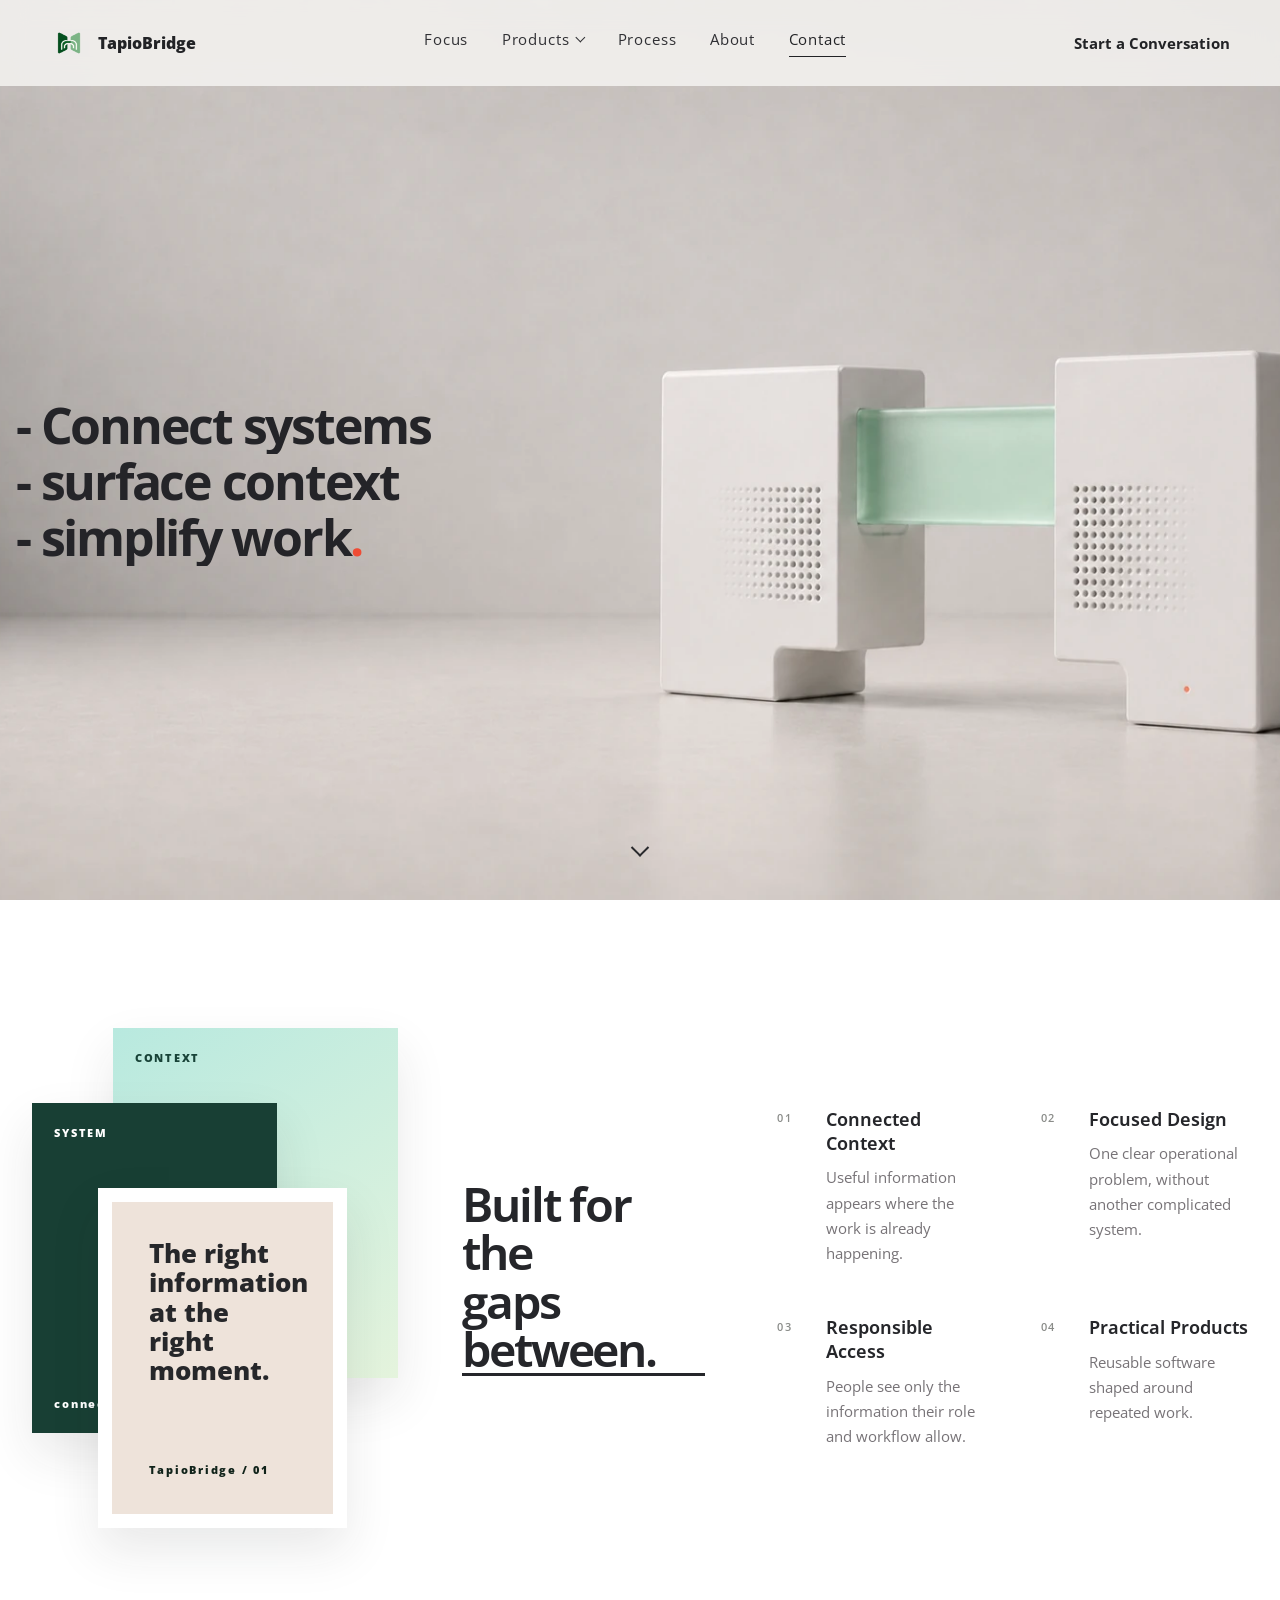
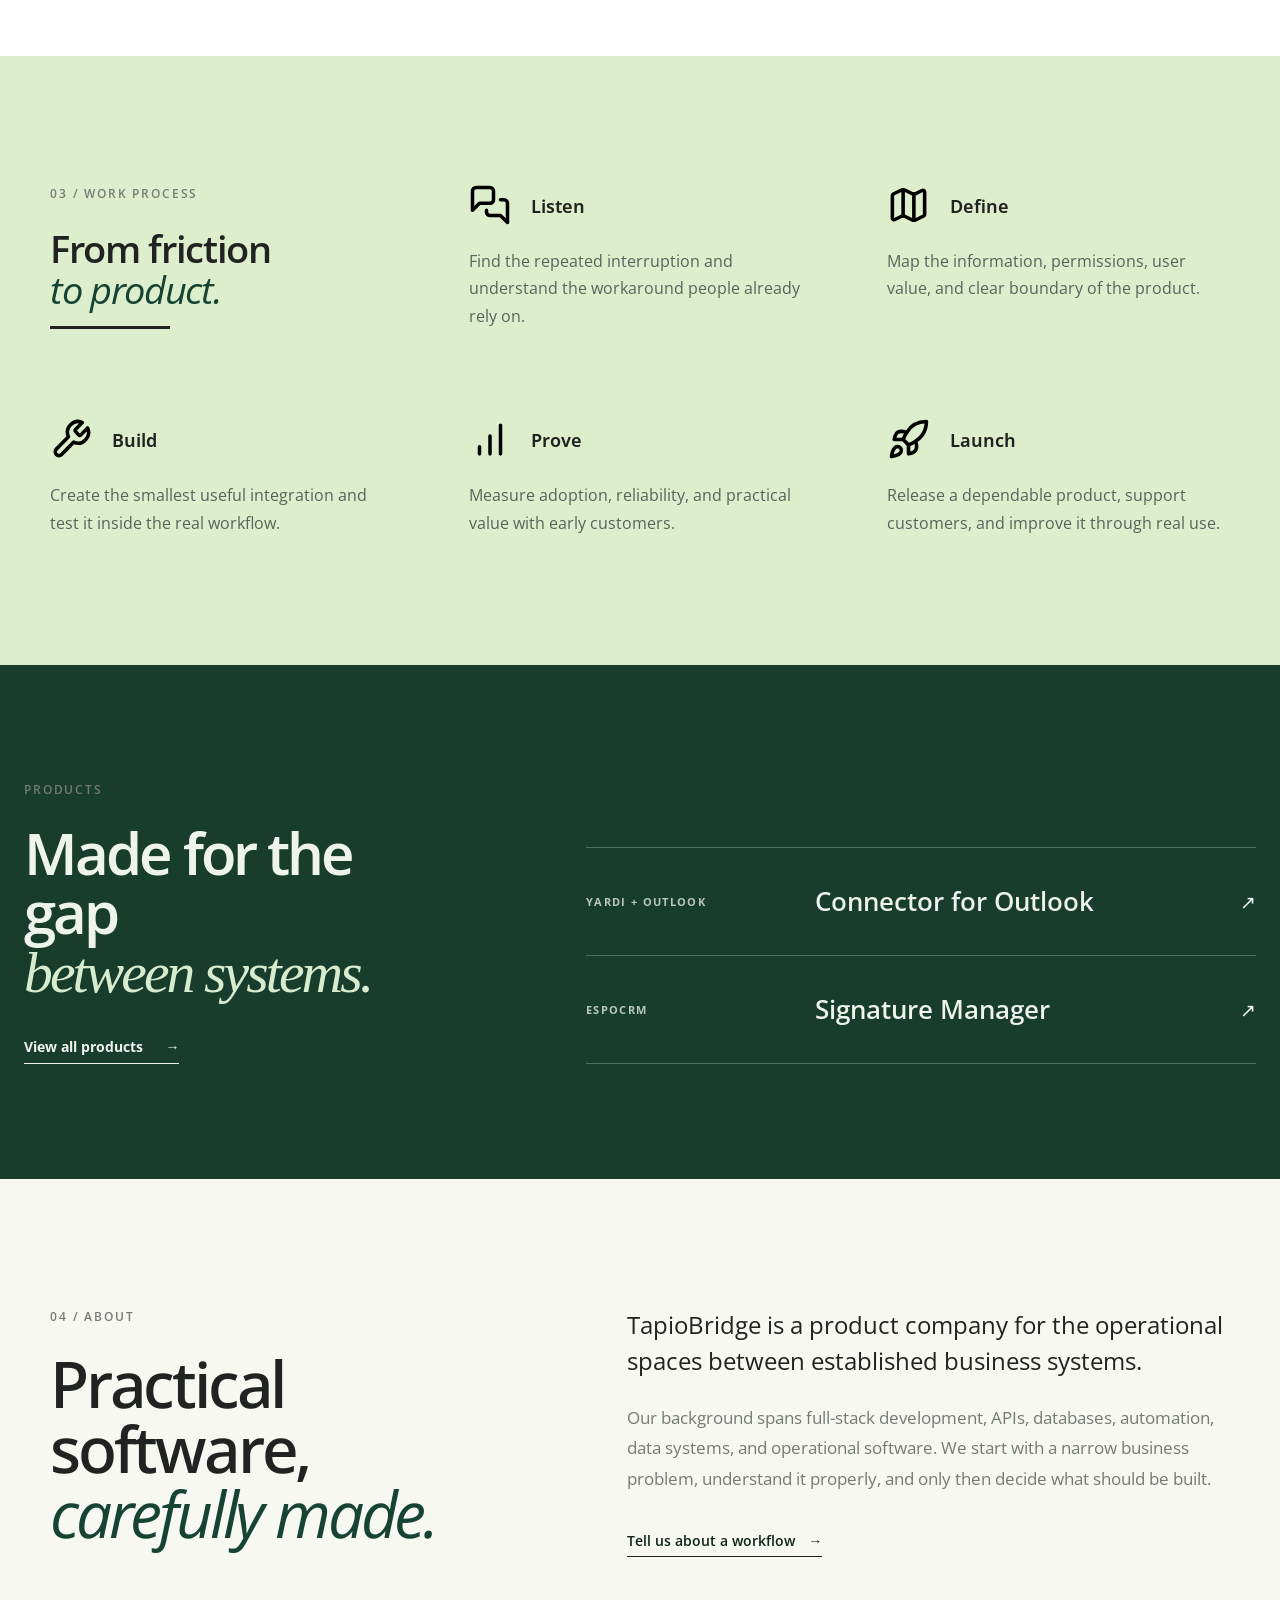
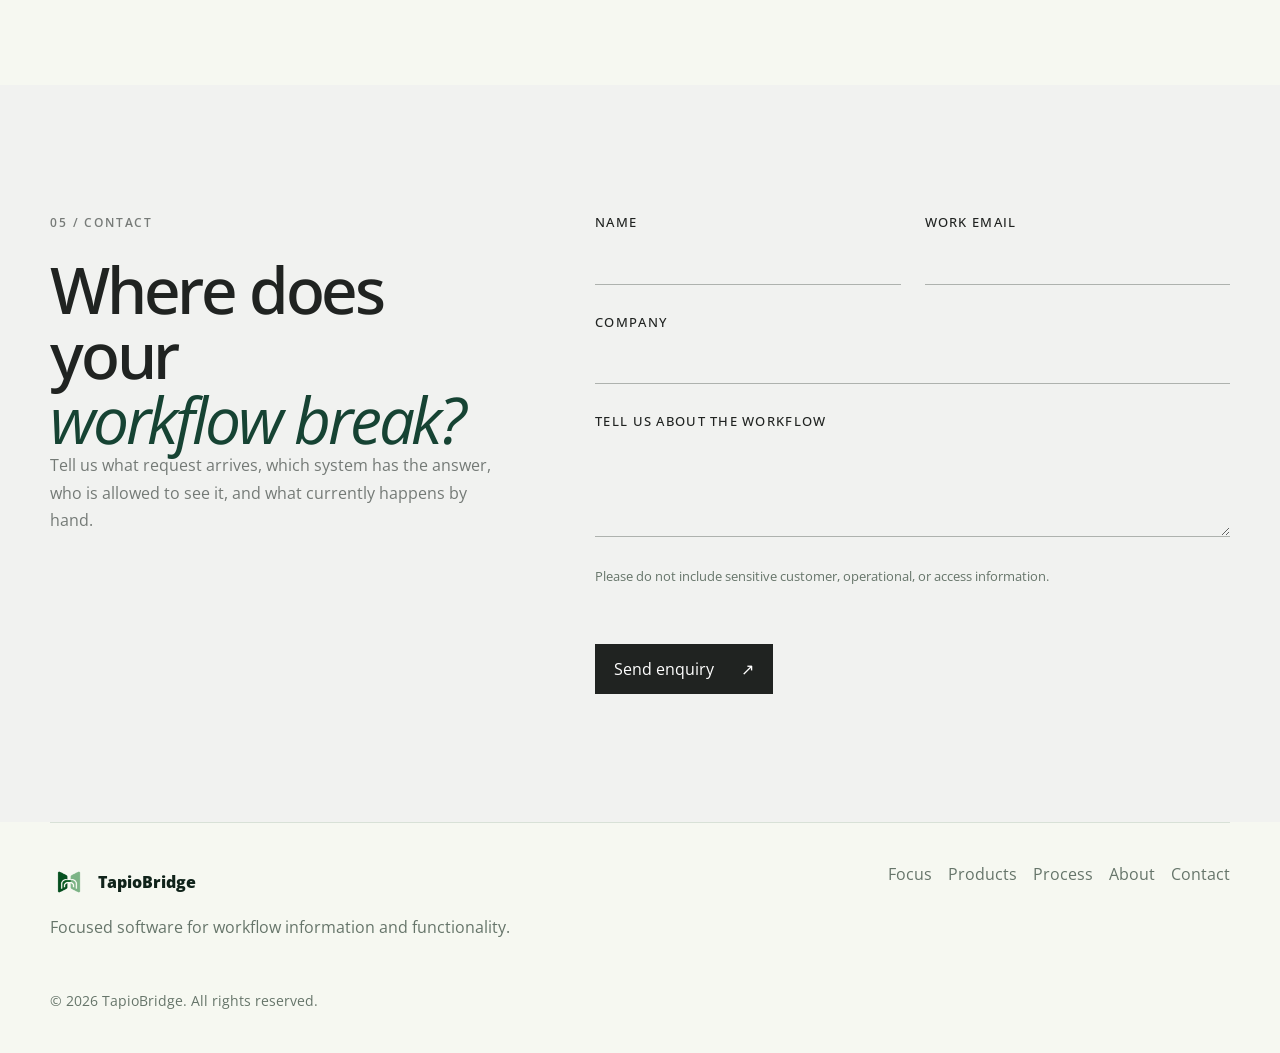
<file: index.html>
<!doctype html>
<html lang="en">
  <head>
    <meta charset="utf-8">
    <meta name="viewport" content="width=device-width, initial-scale=1">
    <meta
      name="description"
      content="TapioBridge builds focused workflow software that brings information and functionality into the tools teams already use."
    >
    <title>TapioBridge | Workflow Software</title>
    <link rel="preload" as="image" href="assets/images/tapiobridge-hero.webp" type="image/webp" fetchpriority="high">
    <link rel="icon" type="image/png" href="assets/images/tapiobridge-logo-256.png">
    <link rel="apple-touch-icon" href="assets/images/tapiobridge-logo-256.png">
    <link rel="stylesheet" href="css/styles.css">
  </head>
  <body>
    <header class="site-header" id="top">
      <a class="brand" href="#top" aria-label="TapioBridge home">
        <img src="assets/images/tapiobridge-logo-256.png" alt="" class="brand-logo" width="256" height="256">
        <span>TapioBridge</span>
      </a>
      <button class="nav-toggle" type="button" aria-label="Open navigation" aria-expanded="false">
        <span></span>
        <span></span>
      </button>
      <nav class="nav-links" aria-label="Primary navigation">
        <a href="#focus">Focus</a>
        <div class="nav-products">
          <button class="products-toggle" type="button" aria-expanded="false" aria-controls="products-menu">
            Products <span aria-hidden="true"></span>
          </button>
          <div class="products-menu" id="products-menu">
            <a href="products.html#yardi"><small>Applications for</small><strong>Yardi</strong></a>
            <a href="products.html#espocrm"><small>Applications for</small><strong>EspoCRM</strong></a>
            <a href="products.html#frappe"><small>Applications for</small><strong>Frappe</strong></a>
            <a href="products.html#odoo"><small>Applications for</small><strong>Odoo Community</strong></a>
          </div>
        </div>
        <a href="#process">Process</a>
        <a href="#about">About</a>
        <a href="#contact">Contact</a>
      </nav>
      <a class="header-link" href="#contact">Start a Conversation</a>
    </header>

    <main>
      <section class="hero">
        <div class="hero-copy" aria-label="Connect systems, surface context, simplify work">
          <h1>
            <span class="hero-line"><span>- Connect systems</span></span>
            <span class="hero-line"><span>- surface context</span></span>
            <span class="hero-line"><span>- simplify work<i>.</i></span></span>
          </h1>
        </div>
        <a class="hero-scroll" href="#focus" aria-label="Continue to our focus"><span></span></a>
      </section>

      <section class="section section-focus" id="focus">
        <div class="focus-collage reveal" aria-label="Information moving cleanly between business systems">
          <div class="collage-card collage-card-back"><span>CONTEXT</span><b>authorised</b></div>
          <div class="collage-card collage-card-mid"><span>SYSTEM</span><b>connected</b></div>
          <div class="collage-card collage-card-front"><p>The right information<br>at the right moment.</p><small>TapioBridge / 01</small></div>
        </div>
        <div class="focus-heading reveal">
          <h2>Built for the<br><span>gaps between.</span></h2>
        </div>
        <div class="focus-features reveal">
          <article><span class="feature-number">01</span><div><h3>Connected Context</h3><p>Useful information appears where the work is already happening.</p></div></article>
          <article><span class="feature-number">02</span><div><h3>Focused Design</h3><p>One clear operational problem, without another complicated system.</p></div></article>
          <article><span class="feature-number">03</span><div><h3>Responsible Access</h3><p>People see only the information their role and workflow allow.</p></div></article>
          <article><span class="feature-number">04</span><div><h3>Practical Products</h3><p>Reusable software shaped around repeated work.</p></div></article>
        </div>
      </section>

      <section class="process" id="process">
        <div class="process-heading reveal"><p class="section-no">03 / Work process</p><h2>From friction<br><em>to product.</em></h2></div>
        <div class="process-grid reveal">
          <article><div class="process-card-title"><img src="assets/icons/listen.svg" alt=""><h3>Listen</h3></div><p>Find the repeated interruption and understand the workaround people already rely on.</p></article>
          <article><div class="process-card-title"><img src="assets/icons/define.svg" alt=""><h3>Define</h3></div><p>Map the information, permissions, user value, and clear boundary of the product.</p></article>
          <article><div class="process-card-title"><img src="assets/icons/build.svg" alt=""><h3>Build</h3></div><p>Create the smallest useful integration and test it inside the real workflow.</p></article>
          <article><div class="process-card-title"><img src="assets/icons/prove.svg" alt=""><h3>Prove</h3></div><p>Measure adoption, reliability, and practical value with early customers.</p></article>
          <article><div class="process-card-title"><img src="assets/icons/launch.svg" alt=""><h3>Launch</h3></div><p>Release a dependable product, support customers, and improve it through real use.</p></article>
        </div>
      </section>

      <section class="product-preview" id="products">
        <div class="preview-heading reveal">
          <p class="section-no">Products</p>
          <h2>Made for the gap<br><em>between systems.</em></h2>
          <a href="products.html">View all products <span aria-hidden="true">&#8594;</span></a>
        </div>
        <div class="preview-list reveal">
          <a href="products.html#products">
            <span class="preview-system">Yardi + Outlook</span>
            <strong>Connector for Outlook</strong>
            <span class="preview-arrow" aria-hidden="true">&#8599;</span>
          </a>
          <a href="products.html#products">
            <span class="preview-system">EspoCRM</span>
            <strong>Signature Manager</strong>
            <span class="preview-arrow" aria-hidden="true">&#8599;</span>
          </a>
        </div>
      </section>

      <section class="about-new split" id="about">
        <div class="split-title reveal"><p class="section-no">04 / About</p><h2>Practical software,<br><em>carefully made.</em></h2></div>
        <div class="split-copy reveal"><p class="lead">TapioBridge is a product company for the operational spaces between established business systems.</p><p>Our background spans full-stack development, APIs, databases, automation, data systems, and operational software. We start with a narrow business problem, understand it properly, and only then decide what should be built.</p><a class="text-link dark" href="#contact">Tell us about a workflow <span>→</span></a></div>
      </section>

      <section class="contact-new" id="contact">
        <div class="contact-copy reveal"><p class="section-no">05 / Contact</p><h2>Where does your<br><em>workflow break?</em></h2><p>Tell us what request arrives, which system has the answer, who is allowed to see it, and what currently happens by hand.</p></div>
        <form class="contact-form-new reveal" action="https://formsubmit.co/ajax/67b1c8df3332ca0bcb03ee9133bfd4e9" method="POST">
          <input type="hidden" name="_subject" value="New TapioBridge enquiry"><input type="hidden" name="_template" value="table"><input type="hidden" name="_captcha" value="false"><input type="hidden" name="_url" value="https://tapiobridge.com">
          <label><span>Name</span><input type="text" name="name" autocomplete="name" required></label>
          <label><span>Work email</span><input type="email" name="email" autocomplete="email" required></label>
          <label class="full"><span>Company</span><input type="text" name="company" autocomplete="organization" required></label>
          <label class="full"><span>Tell us about the workflow</span><textarea name="message" rows="4" required></textarea></label>
          <p class="privacy-note full">Please do not include sensitive customer, operational, or access information.</p><p class="form-status full" aria-live="polite"></p>
          <button type="submit">Send enquiry <span>↗</span></button>
        </form>
      </section>
    </main>

    <footer class="site-footer">
      <div>
        <a class="brand footer-brand" href="#top" aria-label="TapioBridge home">
          <img src="assets/images/tapiobridge-logo-256.png" alt="" class="brand-logo" width="256" height="256">
          <span>TapioBridge</span>
        </a>
        <p>Focused software for workflow information and functionality.</p>
      </div>
      <nav class="footer-nav" aria-label="Footer navigation">
        <a href="#focus">Focus</a>
        <a href="products.html">Products</a>
        <a href="#process">Process</a>
        <a href="#about">About</a>
        <a href="#contact">Contact</a>
      </nav>
      <p class="copyright">&copy; 2026 TapioBridge. All rights reserved.</p>
    </footer>

    <script src="js/main.js"></script>
  </body>
</html>
</file>
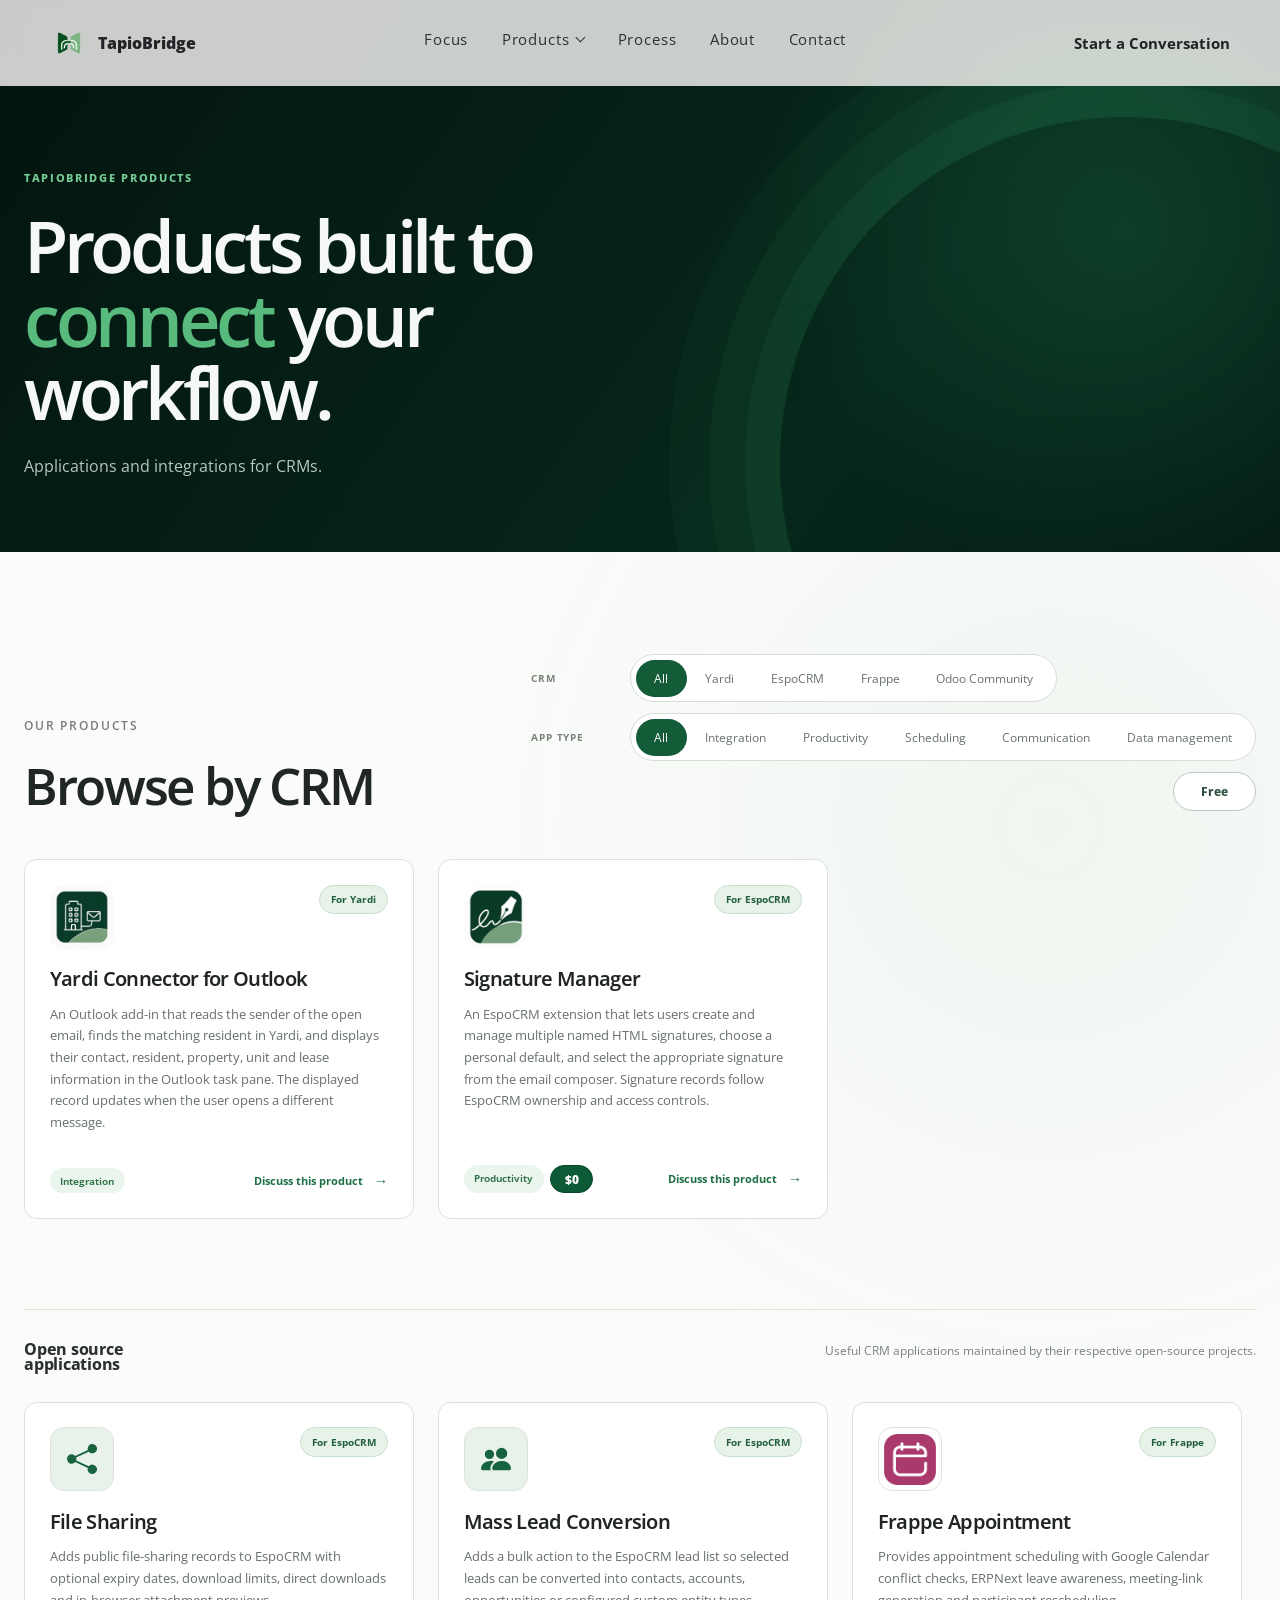
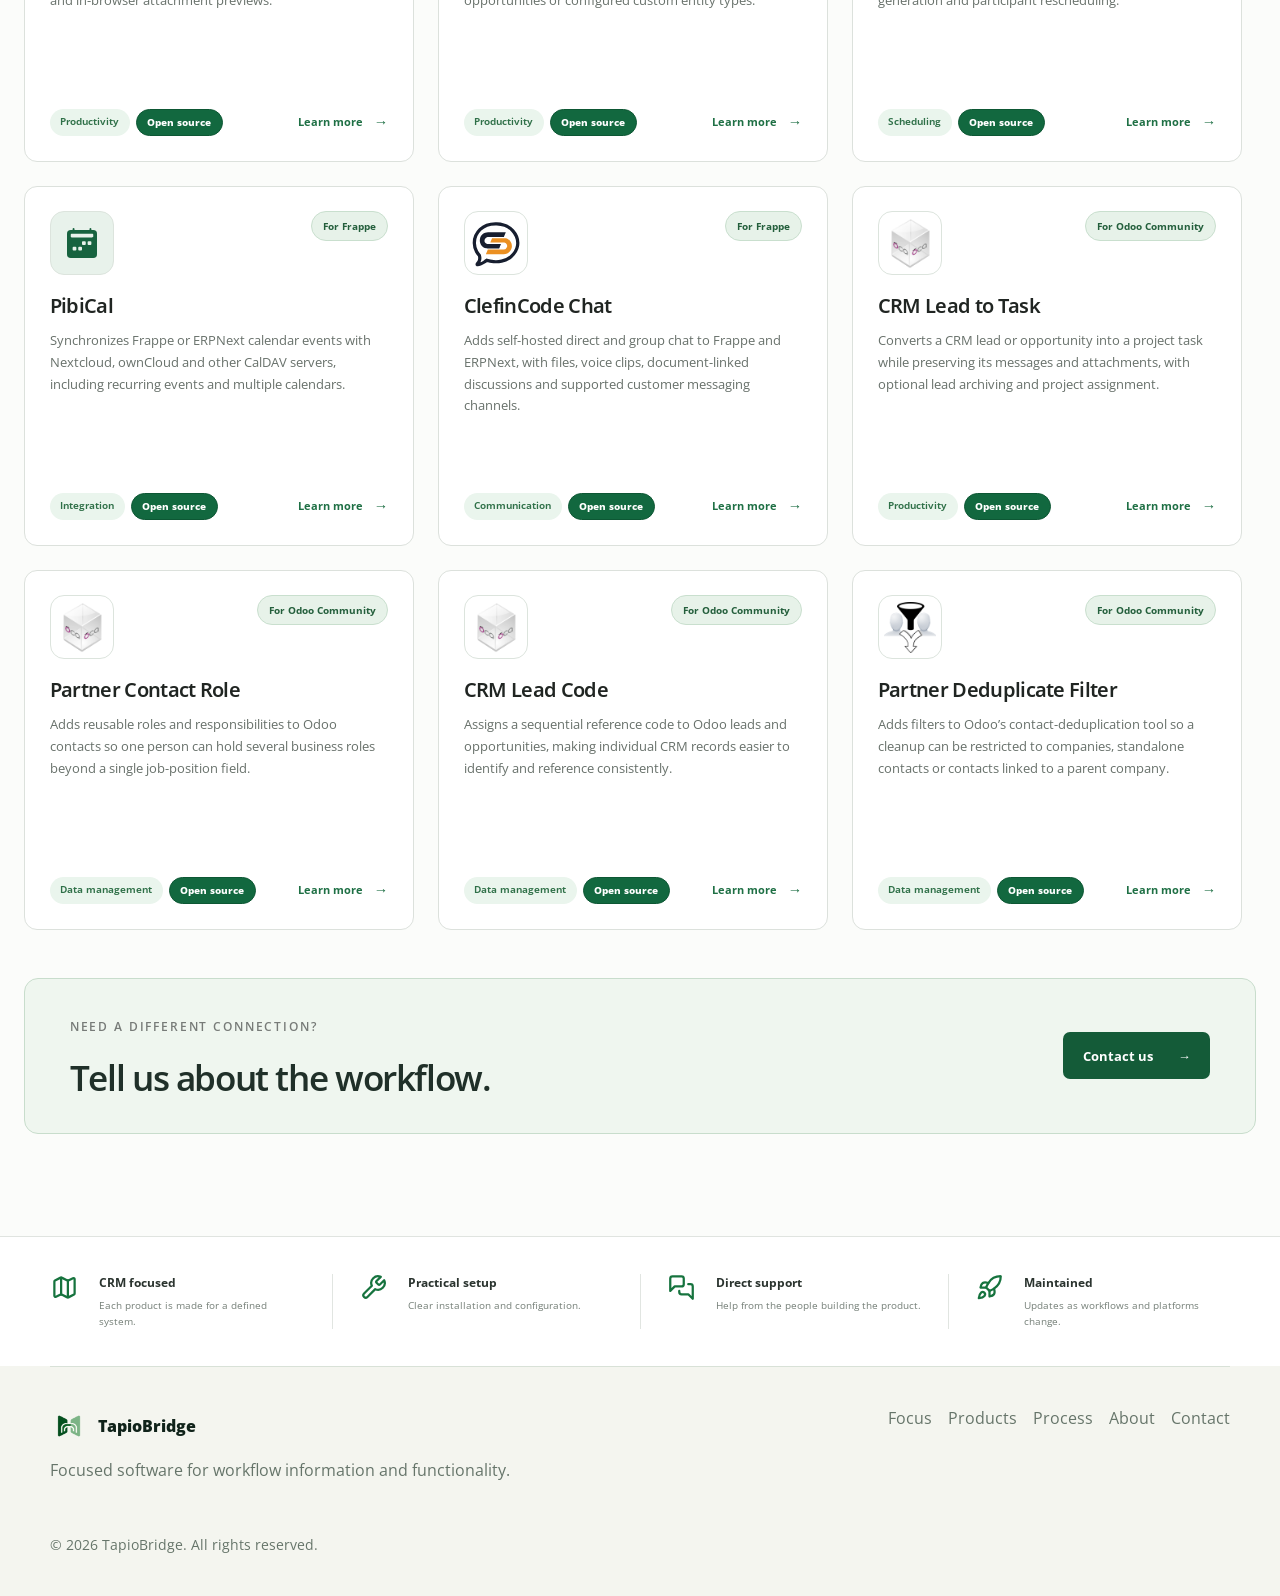
<file: products.html>
<!doctype html>
<html lang="en">
  <head>
    <meta charset="utf-8">
    <meta name="viewport" content="width=device-width, initial-scale=1">
    <meta name="description" content="Explore TapioBridge products for Yardi, Outlook and EspoCRM workflows.">
    <title>Products | TapioBridge</title>
    <link rel="icon" type="image/png" href="assets/images/tapiobridge-logo-256.png">
    <link rel="apple-touch-icon" href="assets/images/tapiobridge-logo-256.png">
    <link rel="stylesheet" href="css/styles.css">
  </head>
  <body class="products-page">
    <header class="site-header" id="top">
      <a class="brand" href="index.html" aria-label="TapioBridge home">
        <img src="assets/images/tapiobridge-logo-256.png" alt="" class="brand-logo" width="256" height="256">
        <span>TapioBridge</span>
      </a>
      <button class="nav-toggle" type="button" aria-label="Open navigation" aria-expanded="false">
        <span></span>
        <span></span>
      </button>
      <nav class="nav-links" aria-label="Primary navigation">
        <a href="index.html#focus">Focus</a>
        <div class="nav-products open-page">
          <button class="products-toggle" type="button" aria-expanded="false" aria-controls="products-menu">
            Products <span aria-hidden="true"></span>
          </button>
          <div class="products-menu" id="products-menu">
            <a href="#yardi"><small>Applications for</small><strong>Yardi</strong></a>
            <a href="#espocrm"><small>Applications for</small><strong>EspoCRM</strong></a>
            <a href="#frappe"><small>Applications for</small><strong>Frappe</strong></a>
            <a href="#odoo"><small>Applications for</small><strong>Odoo Community</strong></a>
          </div>
        </div>
        <a href="index.html#process">Process</a>
        <a href="index.html#about">About</a>
        <a href="index.html#contact">Contact</a>
      </nav>
      <a class="header-link" href="index.html#contact">Start a Conversation</a>
    </header>

    <main class="product-library">
      <section class="library-hero">
        <div class="library-hero-copy">
          <p class="library-eyebrow">TapioBridge products</p>
          <h1>Products built to<br><span>connect</span> your workflow.</h1>
          <p>Applications and integrations for CRMs.</p>
        </div>
      </section>

      <section class="library-catalogue" id="products" aria-labelledby="catalogue-title">
        <div class="library-heading">
          <div>
            <p class="section-no">Our products</p>
            <h2 id="catalogue-title">Browse by CRM</h2>
          </div>
          <div class="product-filters">
            <div class="filter-row"><span>CRM</span><div class="crm-filters" role="group" aria-label="Filter products by CRM">
              <button class="active" type="button" data-crm-filter="all" aria-pressed="true">All</button>
              <button type="button" data-crm-filter="yardi" aria-pressed="false">Yardi</button>
              <button type="button" data-crm-filter="espocrm" aria-pressed="false">EspoCRM</button>
              <button type="button" data-crm-filter="frappe" aria-pressed="false">Frappe</button>
              <button type="button" data-crm-filter="odoo" aria-pressed="false">Odoo Community</button>
            </div></div>
            <div class="filter-row"><span>App type</span><div class="crm-filters" role="group" aria-label="Filter products by app type">
              <button class="active" type="button" data-type-filter="all" aria-pressed="true">All</button>
              <button type="button" data-type-filter="integration" aria-pressed="false">Integration</button>
              <button type="button" data-type-filter="productivity" aria-pressed="false">Productivity</button>
              <button type="button" data-type-filter="scheduling" aria-pressed="false">Scheduling</button>
              <button type="button" data-type-filter="communication" aria-pressed="false">Communication</button>
              <button type="button" data-type-filter="data-management" aria-pressed="false">Data management</button>
            </div></div>
            <button class="free-toggle" type="button" data-free-filter aria-pressed="false">Free</button>
          </div>
        </div>

        <div class="catalogue-product-section" data-product-section>
        <div class="product-card-grid" aria-live="polite">
          <article class="library-card" id="yardi" data-crm="yardi" data-app-type="integration" data-free="false">
            <span class="card-crm-badge">For Yardi</span>
            <img class="library-card-logo" src="assets/images/yardi-connector-logo.png" alt="Yardi Connector app logo" width="256" height="256">
            <h3>Yardi Connector for Outlook</h3>
            <p class="card-description">An Outlook add-in that reads the sender of the open email, finds the matching resident in Yardi, and displays their contact, resident, property, unit and lease information in the Outlook task pane. The displayed record updates when the user opens a different message.</p>
            <div class="card-footer"><div class="card-tags"><span>Integration</span></div><a href="index.html#contact">Discuss this product <b aria-hidden="true">&#8594;</b></a></div>
          </article>

          <article class="library-card" id="espocrm" data-crm="espocrm" data-app-type="productivity" data-free="true">
            <span class="card-crm-badge">For EspoCRM</span>
            <img class="library-card-logo" src="assets/images/signature-manager-logo.png" alt="Signature Manager app logo" width="256" height="256">
            <h3>Signature Manager</h3>
            <p class="card-description">An EspoCRM extension that lets users create and manage multiple named HTML signatures, choose a personal default, and select the appropriate signature from the email composer. Signature records follow EspoCRM ownership and access controls.</p>
            <div class="card-footer"><div class="card-tags"><span>Productivity</span><span class="free-tag">$0</span></div><a href="index.html#contact">Discuss this product <b aria-hidden="true">&#8594;</b></a></div>
          </article>
        </div>
        </div>

        <section class="catalogue-product-section open-source-section" data-product-section aria-labelledby="open-source-title">
          <header class="open-source-heading">
            <h2 id="open-source-title">Open source applications</h2>
            <p>Useful CRM applications maintained by their respective open-source projects.</p>
          </header>

          <div class="product-card-grid open-source-grid">
            <article class="library-card open-source-card" data-crm="espocrm" data-app-type="productivity" data-free="true">
              <span class="card-crm-badge">For EspoCRM</span>
              <img class="library-card-logo oss-library-icon" src="assets/images/open-source/file-sharing.svg" alt="File Sharing icon" width="64" height="64">
              <h3>File Sharing</h3>
              <p class="card-description">Adds public file-sharing records to EspoCRM with optional expiry dates, download limits, direct downloads and in-browser attachment previews.</p>
              <div class="card-footer"><div class="card-tags"><span>Productivity</span><span class="open-source-tag">Open source</span></div><a href="open-source/file-sharing.html">Learn more <b aria-hidden="true">&#8594;</b></a></div>
            </article>

            <article class="library-card open-source-card" data-crm="espocrm" data-app-type="productivity" data-free="true">
              <span class="card-crm-badge">For EspoCRM</span>
              <img class="library-card-logo oss-library-icon" src="assets/images/open-source/mass-lead-conversion.svg" alt="Mass Lead Conversion icon" width="64" height="64">
              <h3>Mass Lead Conversion</h3>
              <p class="card-description">Adds a bulk action to the EspoCRM lead list so selected leads can be converted into contacts, accounts, opportunities or configured custom entity types.</p>
              <div class="card-footer"><div class="card-tags"><span>Productivity</span><span class="open-source-tag">Open source</span></div><a href="open-source/mass-lead-conversion.html">Learn more <b aria-hidden="true">&#8594;</b></a></div>
            </article>

            <article class="library-card open-source-card" id="frappe" data-crm="frappe" data-app-type="scheduling" data-free="true">
              <span class="card-crm-badge">For Frappe</span>
              <img class="library-card-logo oss-project-icon" src="assets/images/open-source/frappe-appointment.png" alt="Frappe Appointment logo" width="256" height="256">
              <h3>Frappe Appointment</h3>
              <p class="card-description">Provides appointment scheduling with Google Calendar conflict checks, ERPNext leave awareness, meeting-link generation and participant rescheduling.</p>
              <div class="card-footer"><div class="card-tags"><span>Scheduling</span><span class="open-source-tag">Open source</span></div><a href="open-source/frappe-appointment.html">Learn more <b aria-hidden="true">&#8594;</b></a></div>
            </article>

            <article class="library-card open-source-card" data-crm="frappe" data-app-type="integration" data-free="true">
              <span class="card-crm-badge">For Frappe</span>
              <img class="library-card-logo oss-library-icon" src="assets/images/open-source/pibical.svg" alt="PibiCal calendar icon" width="64" height="64">
              <h3>PibiCal</h3>
              <p class="card-description">Synchronizes Frappe or ERPNext calendar events with Nextcloud, ownCloud and other CalDAV servers, including recurring events and multiple calendars.</p>
              <div class="card-footer"><div class="card-tags"><span>Integration</span><span class="open-source-tag">Open source</span></div><a href="open-source/pibical.html">Learn more <b aria-hidden="true">&#8594;</b></a></div>
            </article>

            <article class="library-card open-source-card" data-crm="frappe" data-app-type="communication" data-free="true">
              <span class="card-crm-badge">For Frappe</span>
              <img class="library-card-logo oss-project-icon" src="assets/images/open-source/clefincode-chat.svg" alt="ClefinCode Chat logo" width="465" height="443">
              <h3>ClefinCode Chat</h3>
              <p class="card-description">Adds self-hosted direct and group chat to Frappe and ERPNext, with files, voice clips, document-linked discussions and supported customer messaging channels.</p>
              <div class="card-footer"><div class="card-tags"><span>Communication</span><span class="open-source-tag">Open source</span></div><a href="open-source/clefincode-chat.html">Learn more <b aria-hidden="true">&#8594;</b></a></div>
            </article>

            <article class="library-card open-source-card" id="odoo" data-crm="odoo" data-app-type="productivity" data-free="true">
              <span class="card-crm-badge">For Odoo Community</span>
              <img class="library-card-logo oss-project-icon" src="assets/images/open-source/crm-lead-to-task.png" alt="CRM Lead to Task module icon" width="128" height="128">
              <h3>CRM Lead to Task</h3>
              <p class="card-description">Converts a CRM lead or opportunity into a project task while preserving its messages and attachments, with optional lead archiving and project assignment.</p>
              <div class="card-footer"><div class="card-tags"><span>Productivity</span><span class="open-source-tag">Open source</span></div><a href="open-source/crm-lead-to-task.html">Learn more <b aria-hidden="true">&#8594;</b></a></div>
            </article>

            <article class="library-card open-source-card" data-crm="odoo" data-app-type="data-management" data-free="true">
              <span class="card-crm-badge">For Odoo Community</span>
              <img class="library-card-logo oss-project-icon" src="assets/images/open-source/partner-contact-role.png" alt="Partner Contact Role module icon" width="128" height="128">
              <h3>Partner Contact Role</h3>
              <p class="card-description">Adds reusable roles and responsibilities to Odoo contacts so one person can hold several business roles beyond a single job-position field.</p>
              <div class="card-footer"><div class="card-tags"><span>Data management</span><span class="open-source-tag">Open source</span></div><a href="open-source/partner-contact-role.html">Learn more <b aria-hidden="true">&#8594;</b></a></div>
            </article>

            <article class="library-card open-source-card" data-crm="odoo" data-app-type="data-management" data-free="true">
              <span class="card-crm-badge">For Odoo Community</span>
              <img class="library-card-logo oss-project-icon" src="assets/images/open-source/crm-lead-code.png" alt="CRM Lead Code module icon" width="128" height="128">
              <h3>CRM Lead Code</h3>
              <p class="card-description">Assigns a sequential reference code to Odoo leads and opportunities, making individual CRM records easier to identify and reference consistently.</p>
              <div class="card-footer"><div class="card-tags"><span>Data management</span><span class="open-source-tag">Open source</span></div><a href="open-source/crm-lead-code.html">Learn more <b aria-hidden="true">&#8594;</b></a></div>
            </article>

            <article class="library-card open-source-card" data-crm="odoo" data-app-type="data-management" data-free="true">
              <span class="card-crm-badge">For Odoo Community</span>
              <img class="library-card-logo oss-project-icon" src="assets/images/open-source/partner-deduplicate-filter.png" alt="Partner Deduplicate Filter module icon" width="128" height="128">
              <h3>Partner Deduplicate Filter</h3>
              <p class="card-description">Adds filters to Odoo’s contact-deduplication tool so a cleanup can be restricted to companies, standalone contacts or contacts linked to a parent company.</p>
              <div class="card-footer"><div class="card-tags"><span>Data management</span><span class="open-source-tag">Open source</span></div><a href="open-source/partner-deduplicate-filter.html">Learn more <b aria-hidden="true">&#8594;</b></a></div>
            </article>
          </div>
        </section>

        <p class="filter-empty is-hidden">No products match the selected filters.</p>

        <div class="library-contact">
          <div><p class="section-no">Need a different connection?</p><h2>Tell us about the workflow.</h2></div>
          <a href="index.html#contact">Contact us <span aria-hidden="true">&#8594;</span></a>
        </div>
      </section>

      <section class="library-assurances" aria-label="Product commitments">
        <article><img src="assets/icons/define.svg" alt=""><div><h2>CRM focused</h2><p>Each product is made for a defined system.</p></div></article>
        <article><img src="assets/icons/build.svg" alt=""><div><h2>Practical setup</h2><p>Clear installation and configuration.</p></div></article>
        <article><img src="assets/icons/listen.svg" alt=""><div><h2>Direct support</h2><p>Help from the people building the product.</p></div></article>
        <article><img src="assets/icons/launch.svg" alt=""><div><h2>Maintained</h2><p>Updates as workflows and platforms change.</p></div></article>
      </section>
    </main>

    <footer class="site-footer">
      <div>
        <a class="brand footer-brand" href="index.html" aria-label="TapioBridge home">
          <img src="assets/images/tapiobridge-logo-256.png" alt="" class="brand-logo" width="256" height="256">
          <span>TapioBridge</span>
        </a>
        <p>Focused software for workflow information and functionality.</p>
      </div>
      <nav class="footer-nav" aria-label="Footer navigation">
        <a href="index.html#focus">Focus</a>
        <a href="products.html">Products</a>
        <a href="index.html#process">Process</a>
        <a href="index.html#about">About</a>
        <a href="index.html#contact">Contact</a>
      </nav>
      <p class="copyright">&copy; 2026 TapioBridge. All rights reserved.</p>
    </footer>

    <script src="js/main.js"></script>
  </body>
</html>
</file>
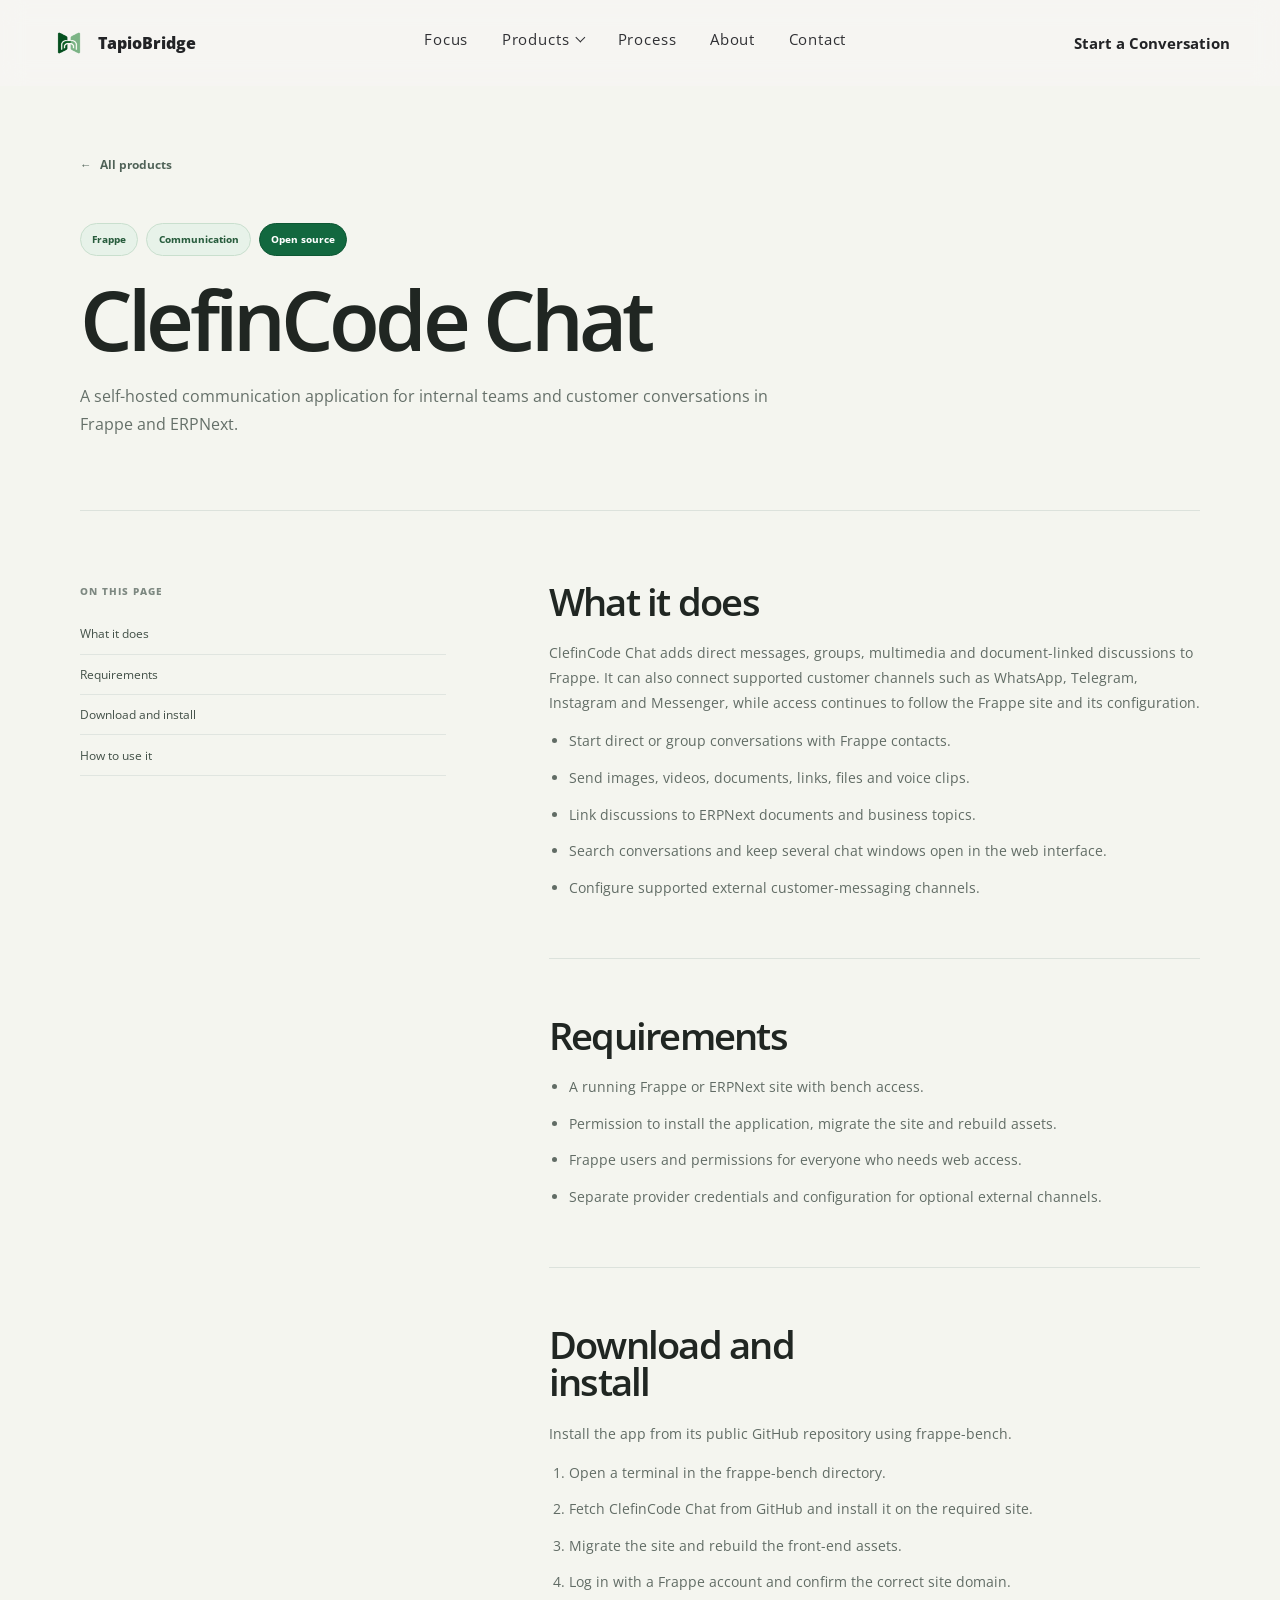
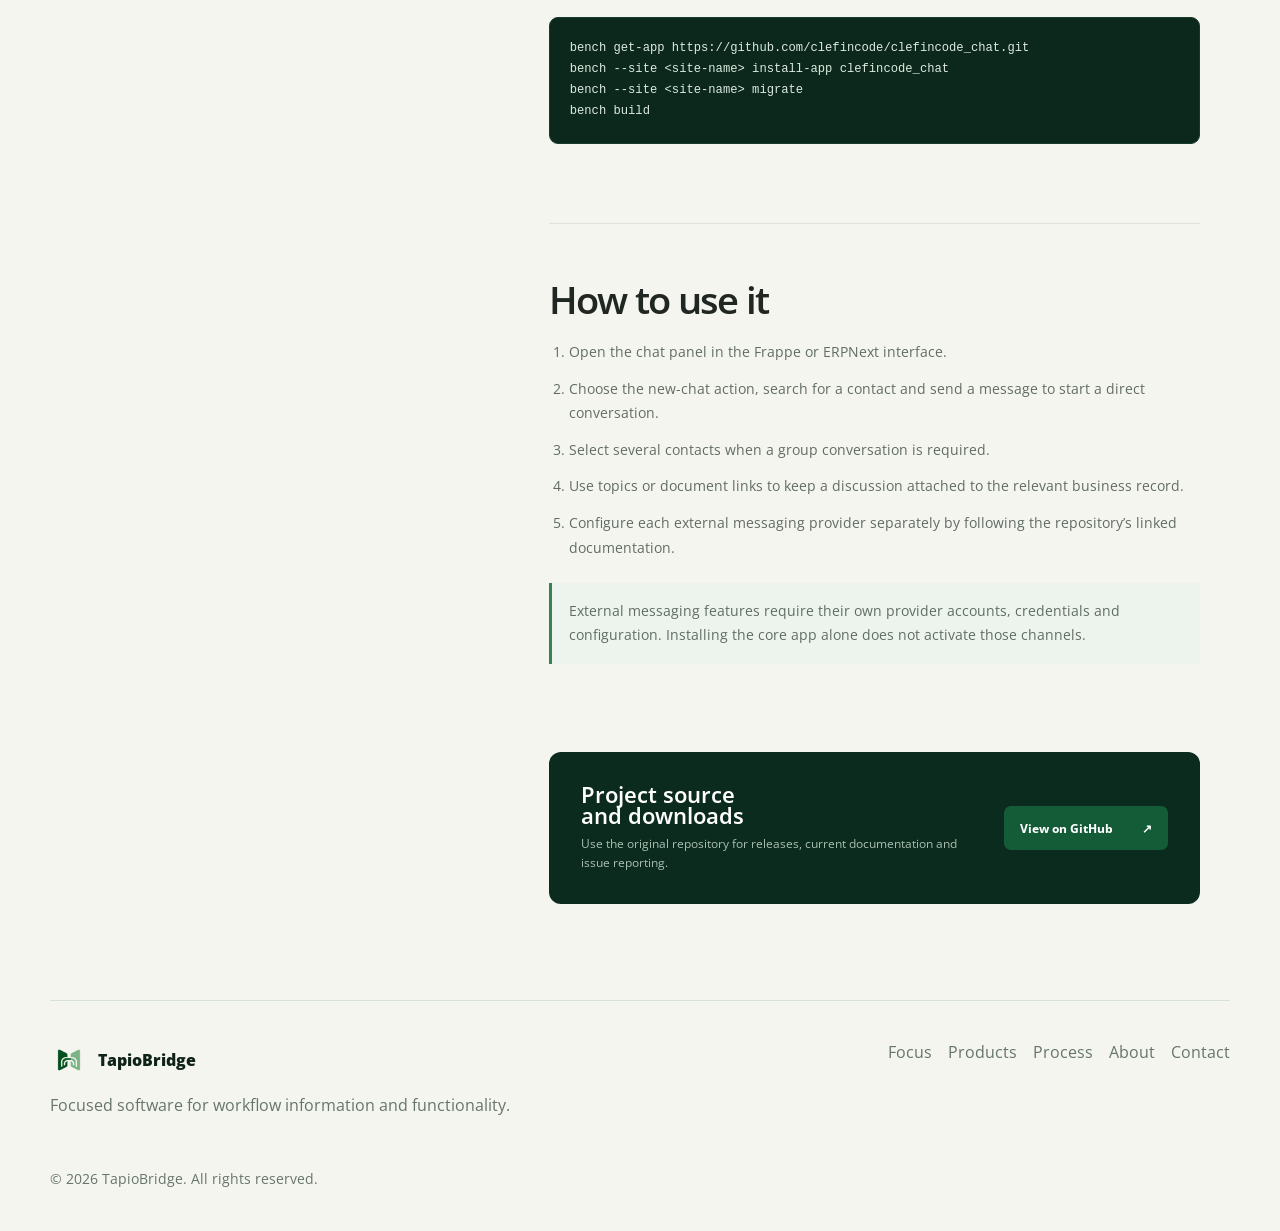
<file: open-source/clefincode-chat.html>
<!doctype html>
<html lang="en">
  <head>
    <meta charset="utf-8">
    <meta name="viewport" content="width=device-width, initial-scale=1">
    <meta name="description" content="ClefinCode Chat open-source application guide.">
    <title>ClefinCode Chat | TapioBridge</title>
    <link rel="icon" type="image/png" href="../assets/images/tapiobridge-logo-256.png">
    <link rel="apple-touch-icon" href="../assets/images/tapiobridge-logo-256.png">
    <link rel="stylesheet" href="../css/styles.css">
  </head>
  <body class="products-page open-source-product-page" data-product-id="clefincode-chat">
    <noscript>This product guide requires JavaScript to display. You can still return to the <a href="../products.html">product catalogue</a>.</noscript>
    <script src="../js/open-source-page.js"></script>
    <script src="../js/open-source-product.js"></script>
    <script src="../js/main.js"></script>
  </body>
</html>
</file>
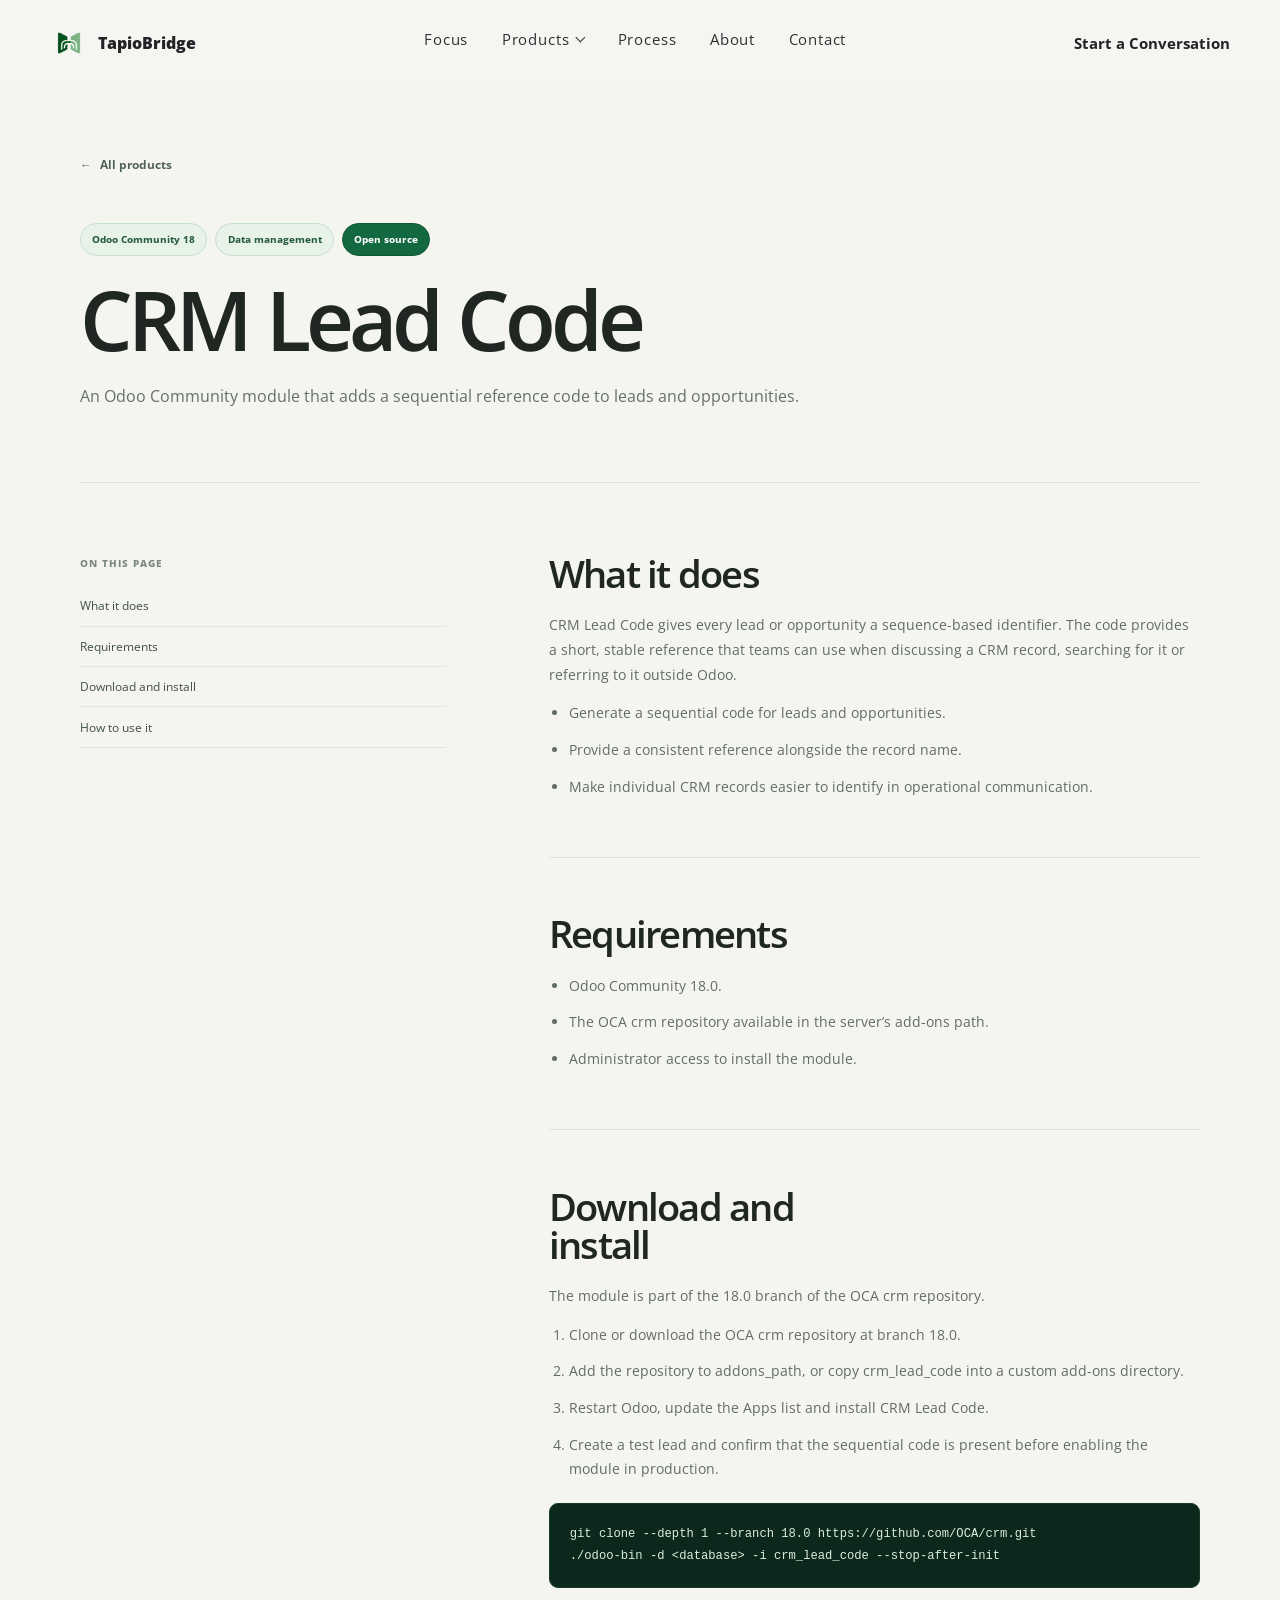
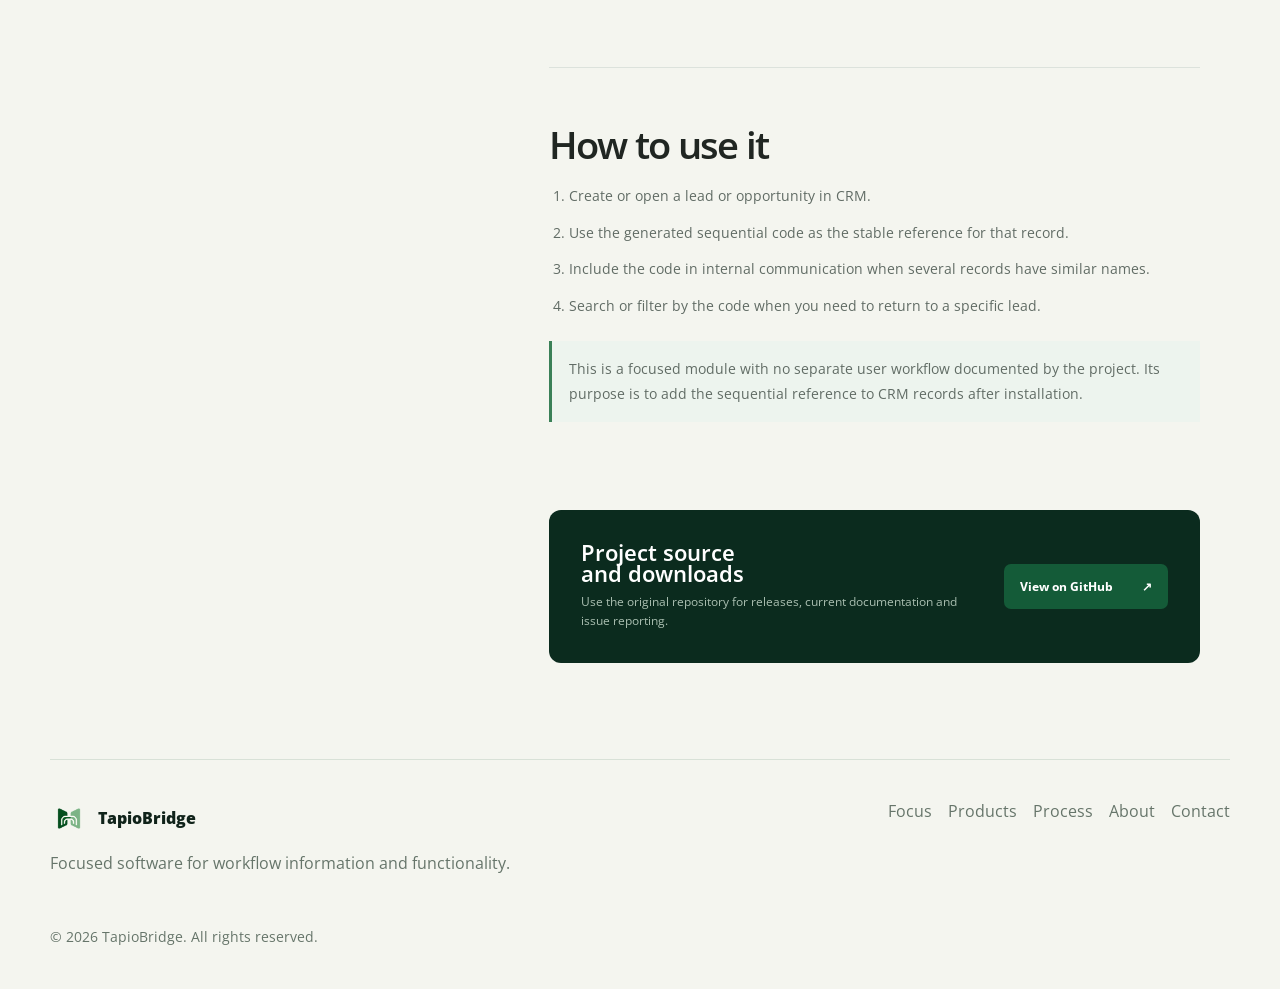
<file: open-source/crm-lead-code.html>
<!doctype html>
<html lang="en">
  <head>
    <meta charset="utf-8">
    <meta name="viewport" content="width=device-width, initial-scale=1">
    <meta name="description" content="CRM Lead Code open-source application guide.">
    <title>CRM Lead Code | TapioBridge</title>
    <link rel="icon" type="image/png" href="../assets/images/tapiobridge-logo-256.png">
    <link rel="apple-touch-icon" href="../assets/images/tapiobridge-logo-256.png">
    <link rel="stylesheet" href="../css/styles.css">
  </head>
  <body class="products-page open-source-product-page" data-product-id="crm-lead-code">
    <noscript>This product guide requires JavaScript to display. You can still return to the <a href="../products.html">product catalogue</a>.</noscript>
    <script src="../js/open-source-page.js"></script>
    <script src="../js/open-source-product.js"></script>
    <script src="../js/main.js"></script>
  </body>
</html>
</file>
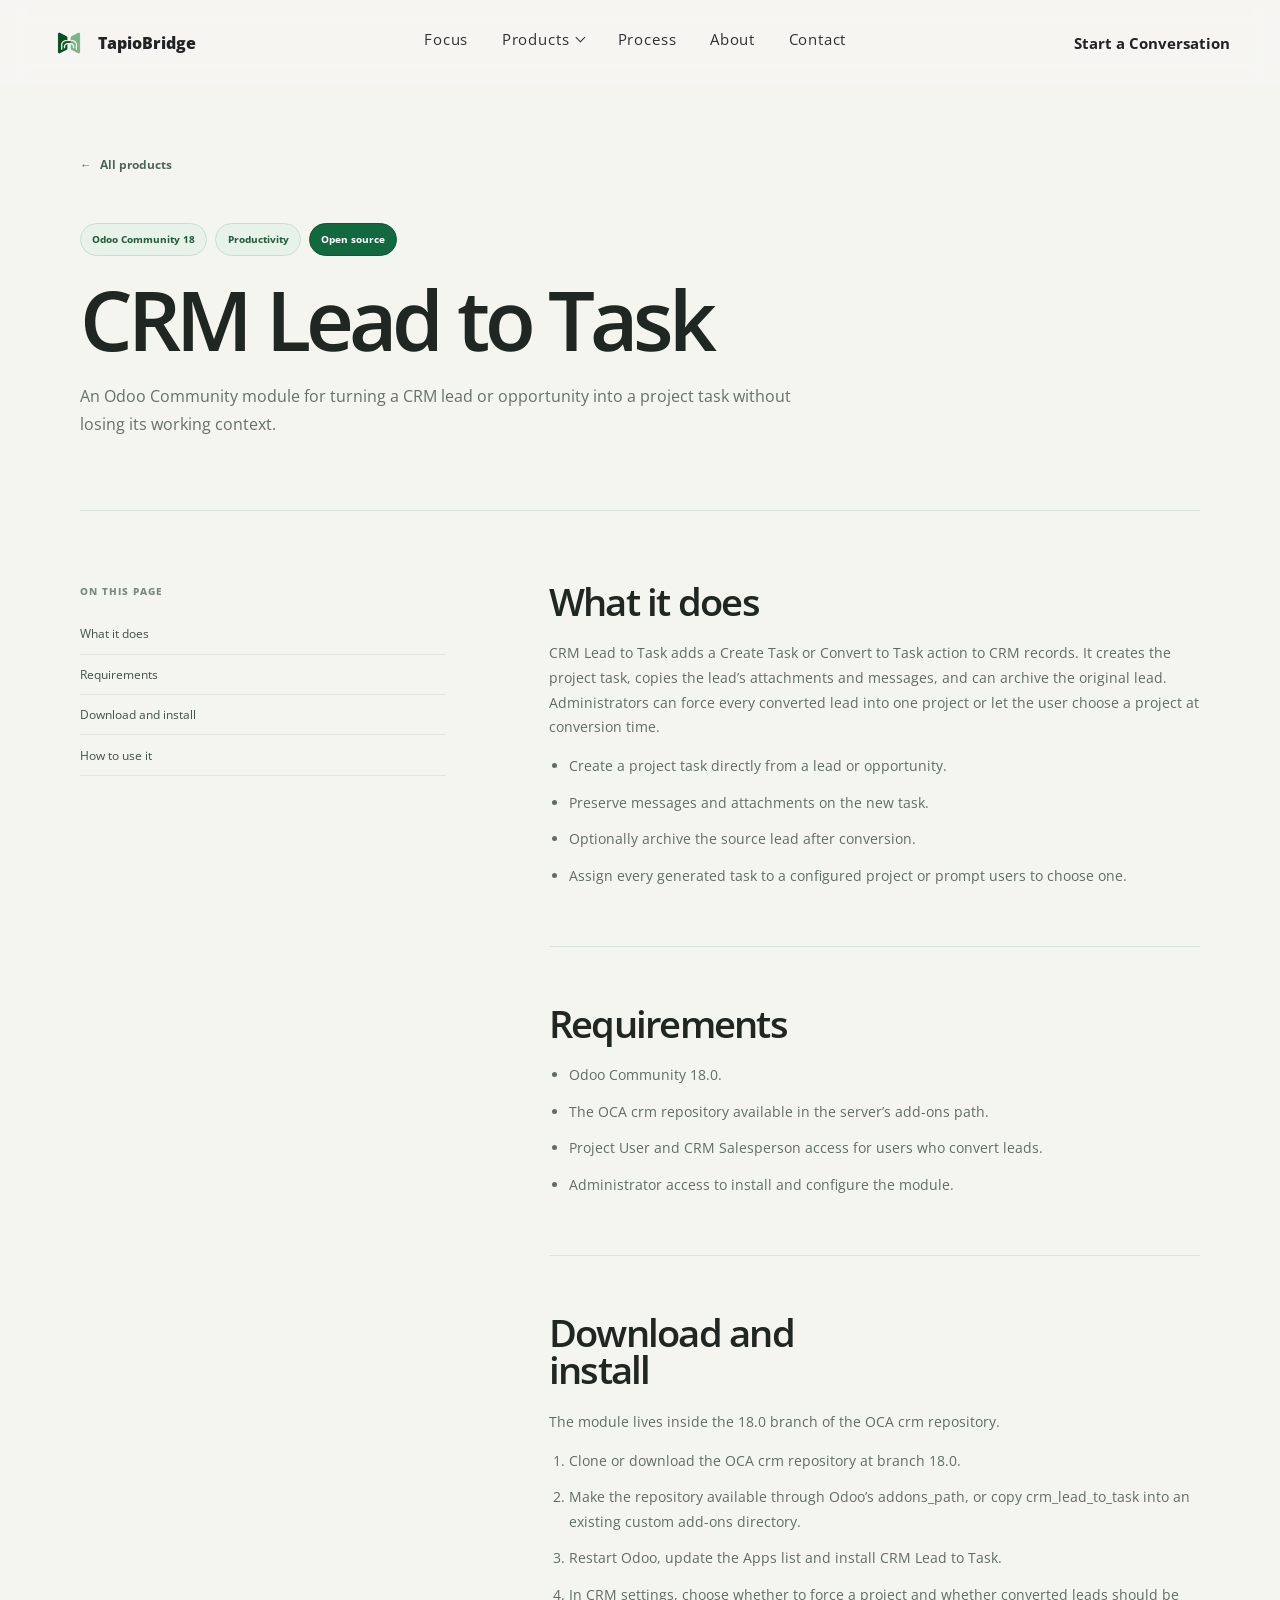
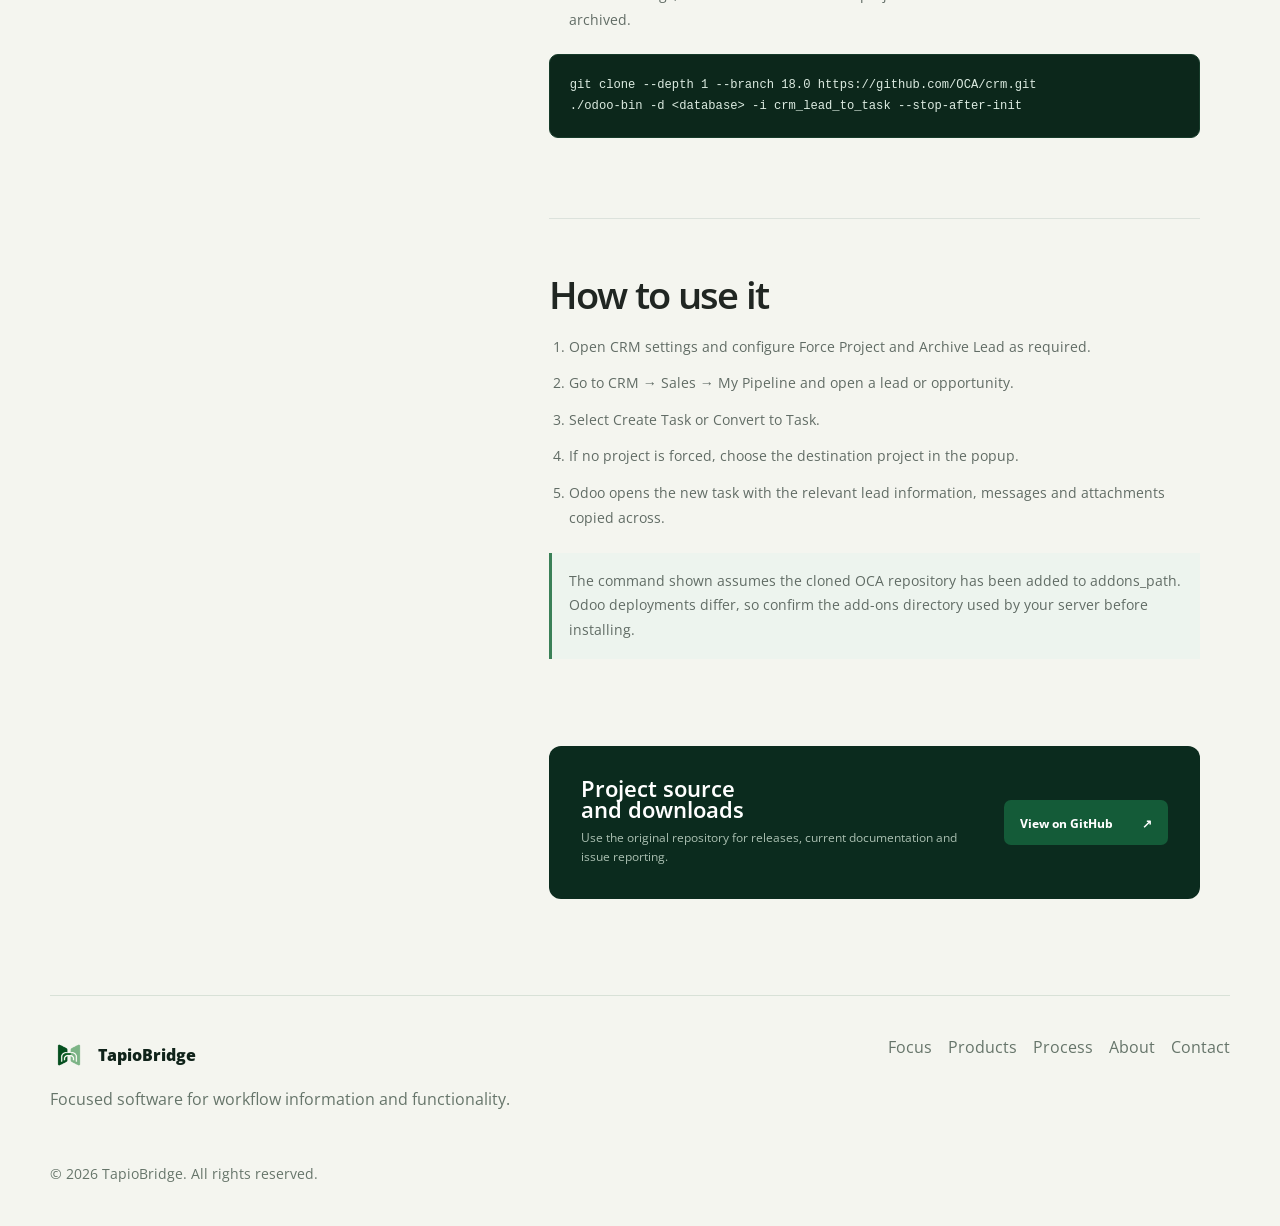
<file: open-source/crm-lead-to-task.html>
<!doctype html>
<html lang="en">
  <head>
    <meta charset="utf-8">
    <meta name="viewport" content="width=device-width, initial-scale=1">
    <meta name="description" content="CRM Lead to Task open-source application guide.">
    <title>CRM Lead to Task | TapioBridge</title>
    <link rel="icon" type="image/png" href="../assets/images/tapiobridge-logo-256.png">
    <link rel="apple-touch-icon" href="../assets/images/tapiobridge-logo-256.png">
    <link rel="stylesheet" href="../css/styles.css">
  </head>
  <body class="products-page open-source-product-page" data-product-id="crm-lead-to-task">
    <noscript>This product guide requires JavaScript to display. You can still return to the <a href="../products.html">product catalogue</a>.</noscript>
    <script src="../js/open-source-page.js"></script>
    <script src="../js/open-source-product.js"></script>
    <script src="../js/main.js"></script>
  </body>
</html>
</file>
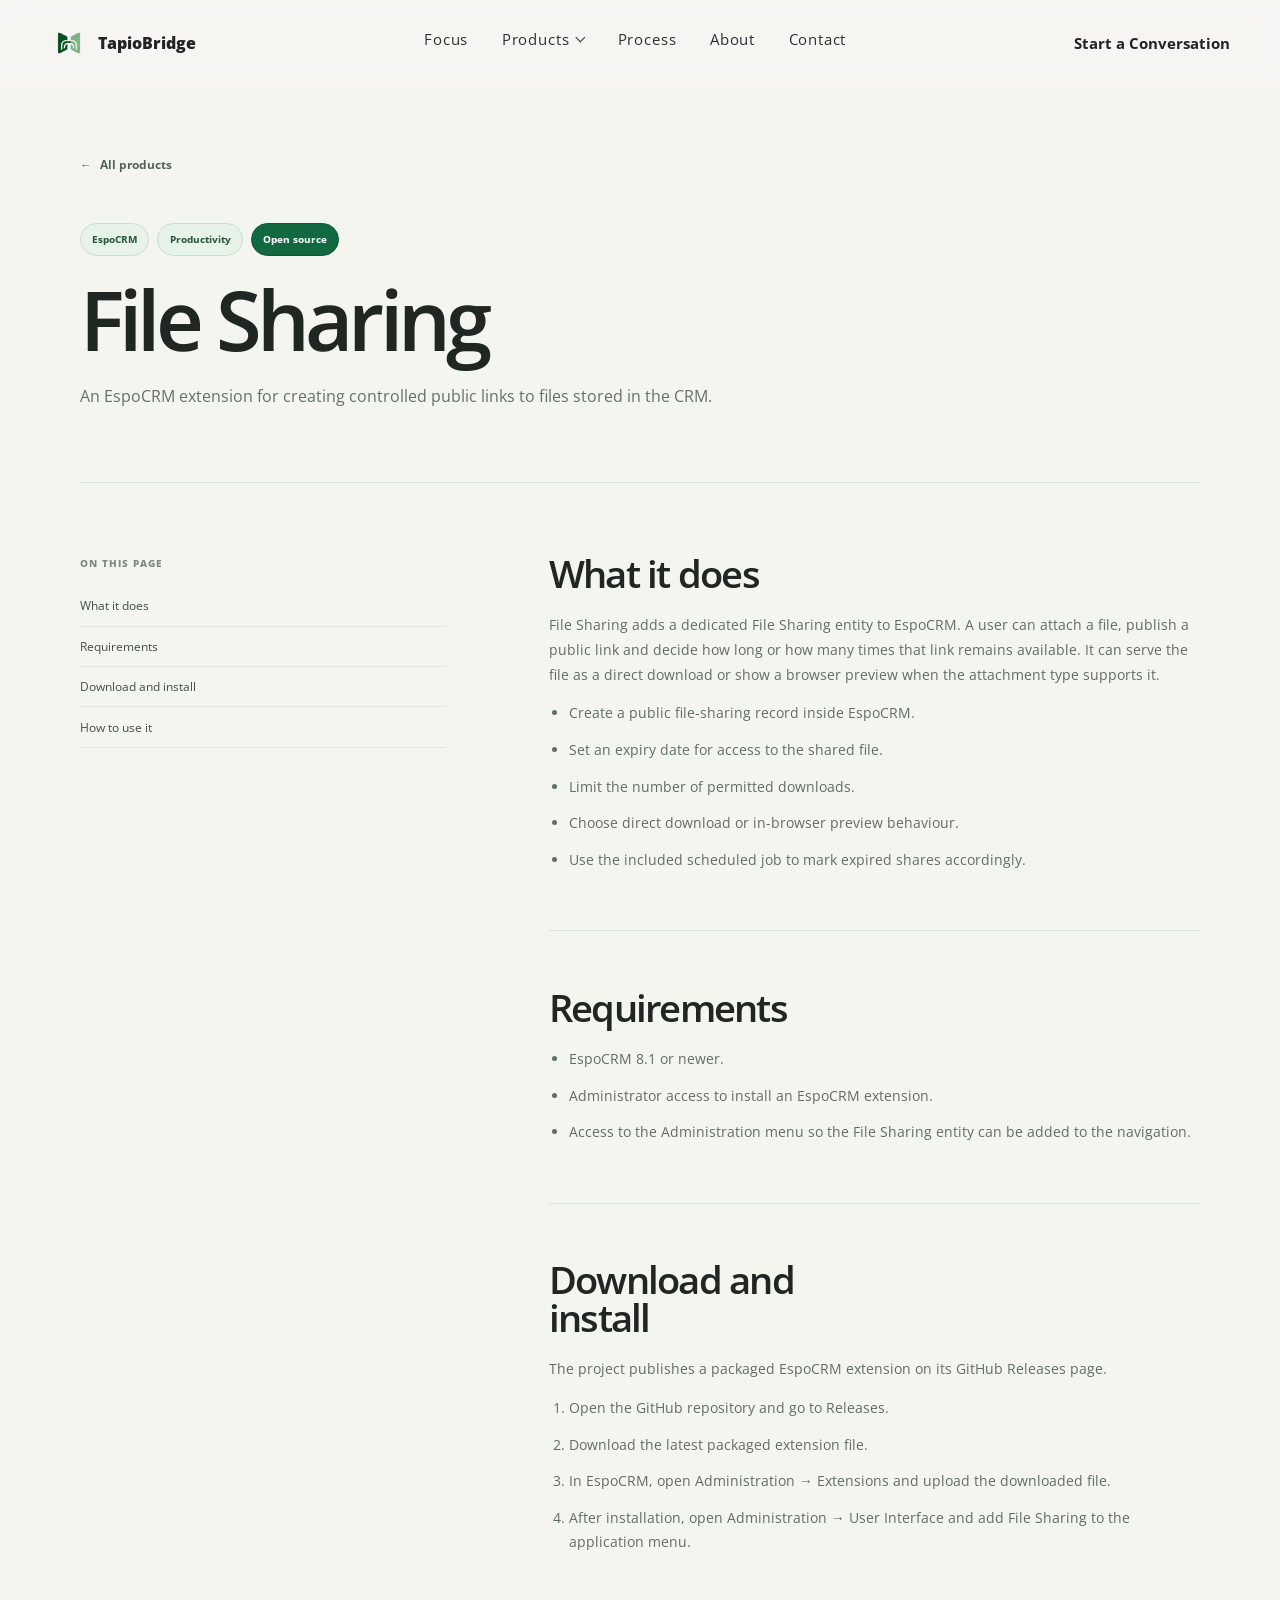
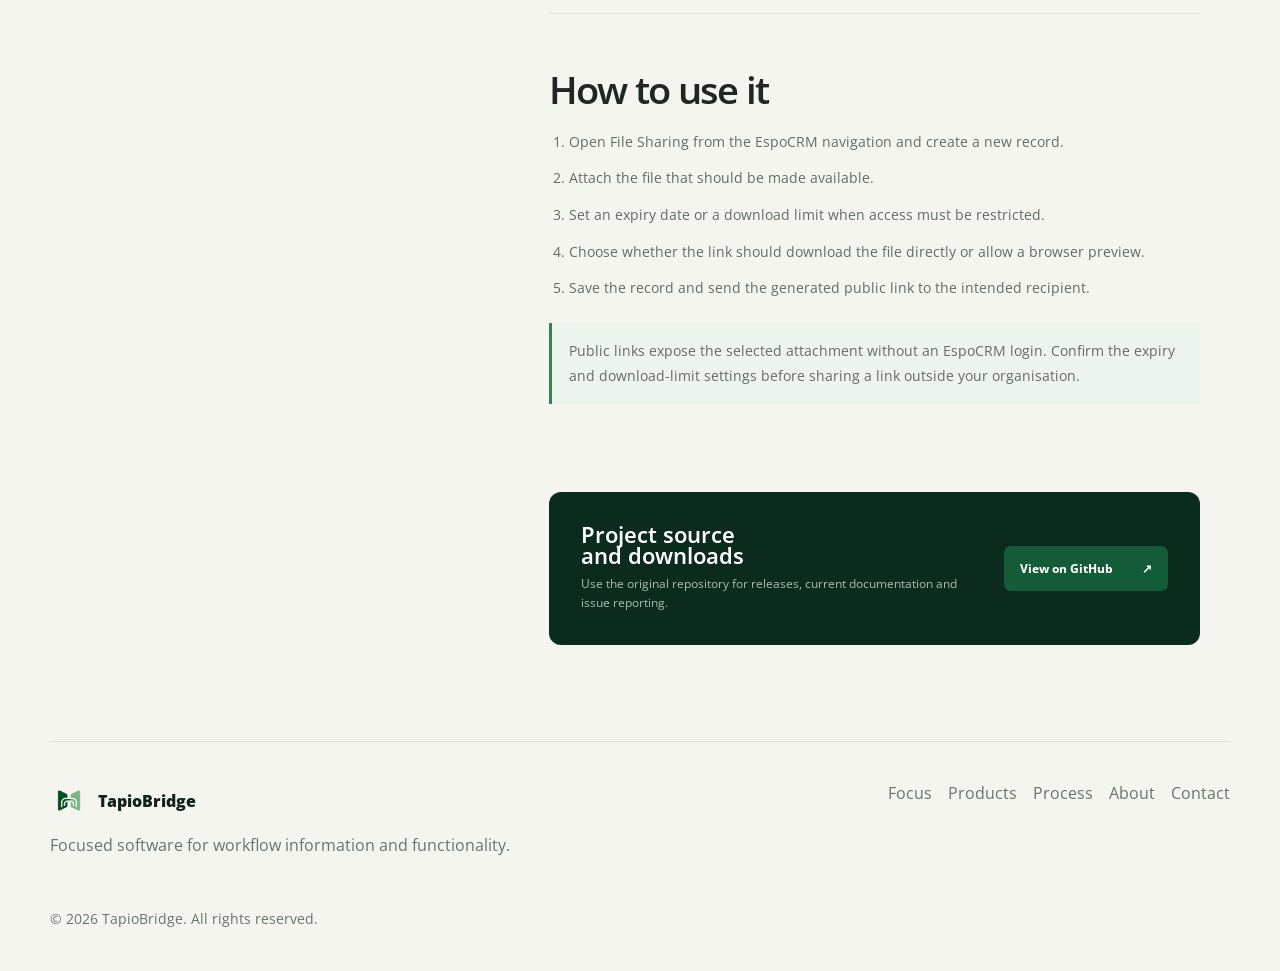
<file: open-source/file-sharing.html>
<!doctype html>
<html lang="en">
  <head>
    <meta charset="utf-8">
    <meta name="viewport" content="width=device-width, initial-scale=1">
    <meta name="description" content="File Sharing open-source application guide.">
    <title>File Sharing | TapioBridge</title>
    <link rel="icon" type="image/png" href="../assets/images/tapiobridge-logo-256.png">
    <link rel="apple-touch-icon" href="../assets/images/tapiobridge-logo-256.png">
    <link rel="stylesheet" href="../css/styles.css">
  </head>
  <body class="products-page open-source-product-page" data-product-id="file-sharing">
    <noscript>This product guide requires JavaScript to display. You can still return to the <a href="../products.html">product catalogue</a>.</noscript>
    <script src="../js/open-source-page.js"></script>
    <script src="../js/open-source-product.js"></script>
    <script src="../js/main.js"></script>
  </body>
</html>
</file>
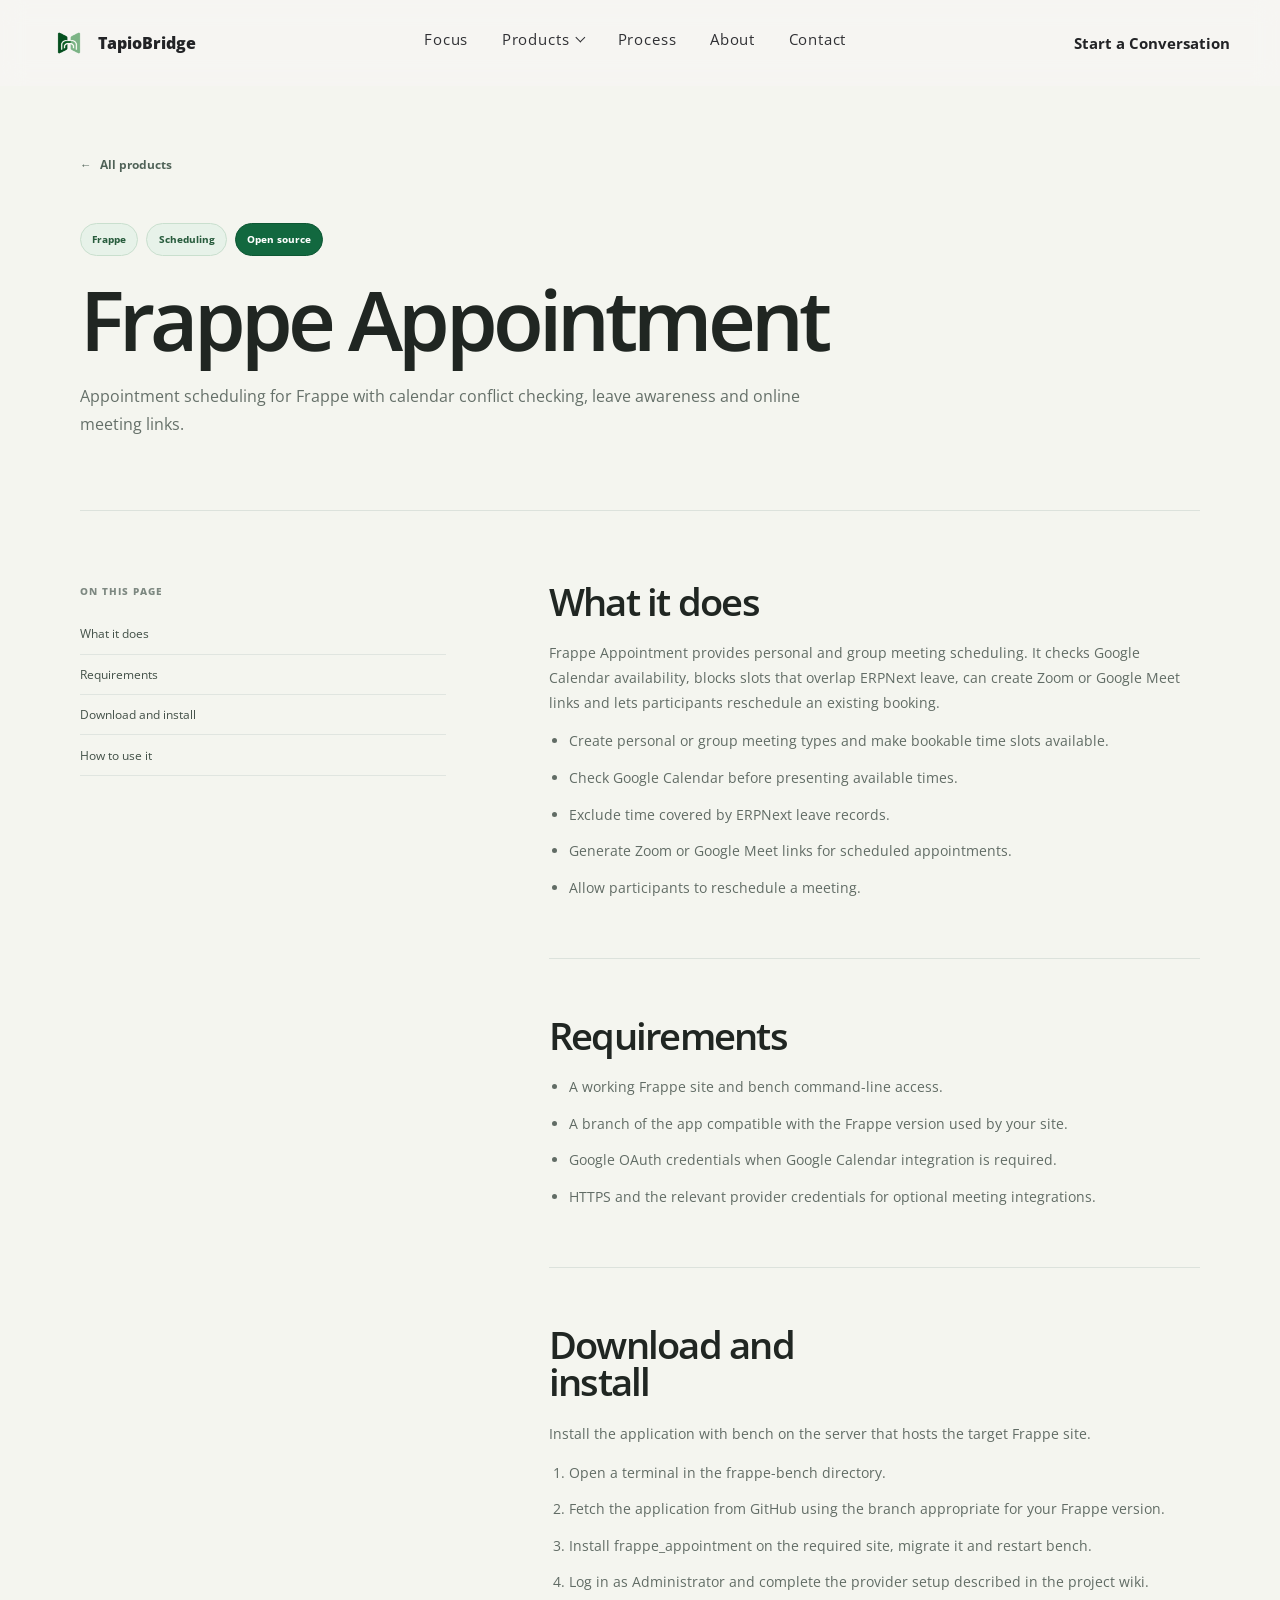
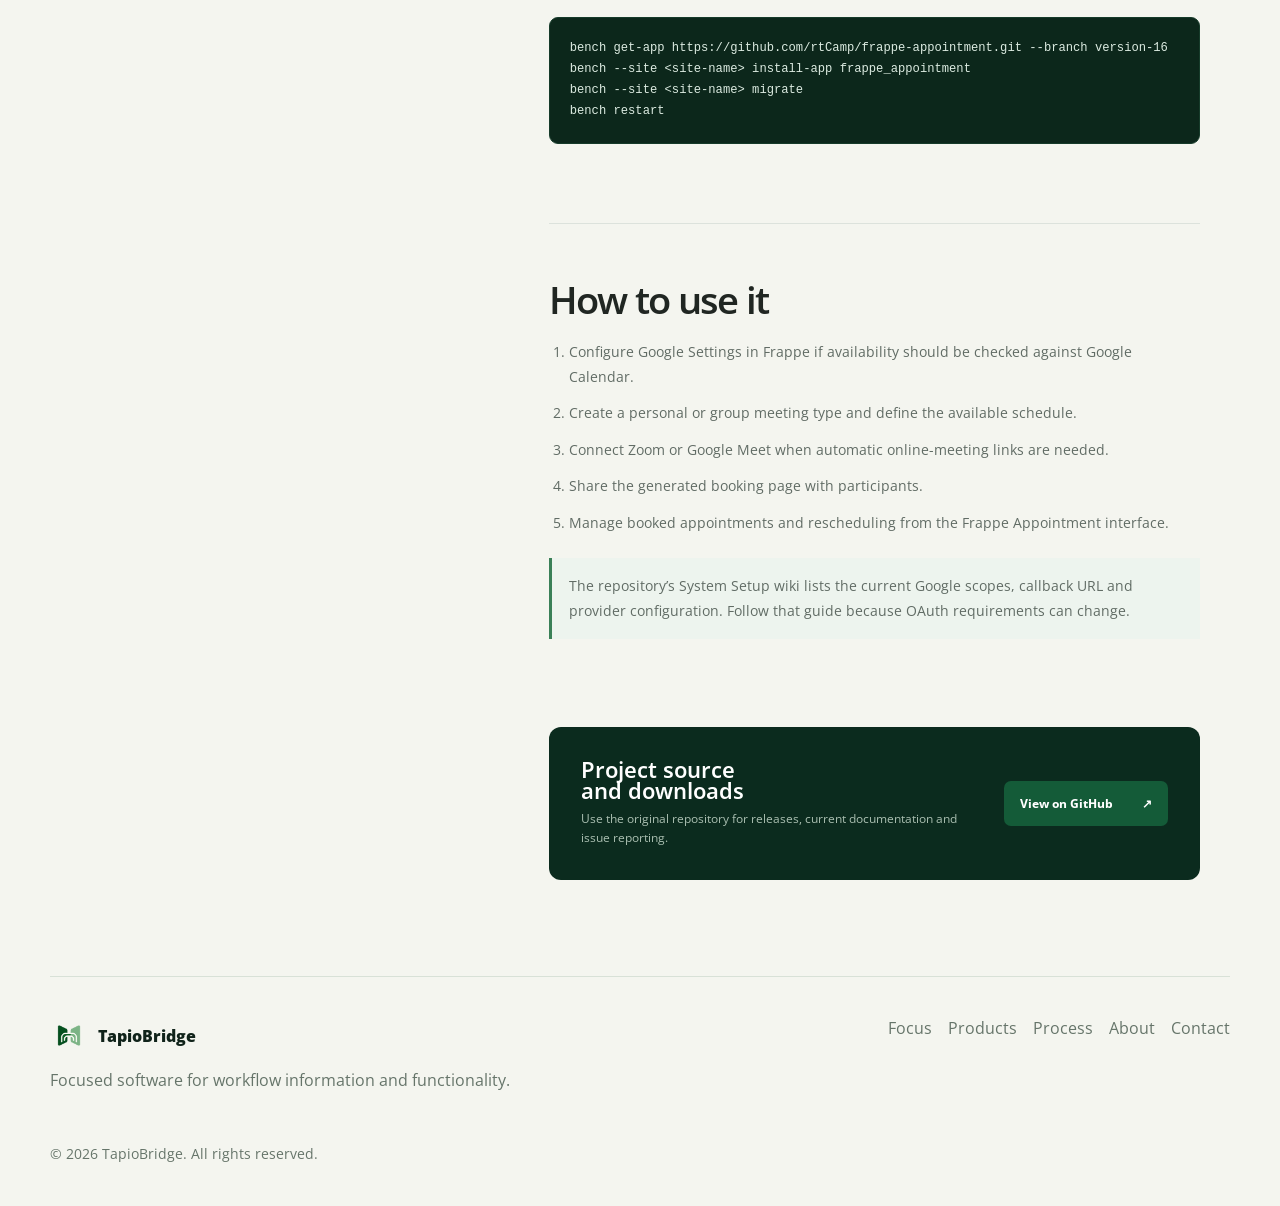
<file: open-source/frappe-appointment.html>
<!doctype html>
<html lang="en">
  <head>
    <meta charset="utf-8">
    <meta name="viewport" content="width=device-width, initial-scale=1">
    <meta name="description" content="Frappe Appointment open-source application guide.">
    <title>Frappe Appointment | TapioBridge</title>
    <link rel="icon" type="image/png" href="../assets/images/tapiobridge-logo-256.png">
    <link rel="apple-touch-icon" href="../assets/images/tapiobridge-logo-256.png">
    <link rel="stylesheet" href="../css/styles.css">
  </head>
  <body class="products-page open-source-product-page" data-product-id="frappe-appointment">
    <noscript>This product guide requires JavaScript to display. You can still return to the <a href="../products.html">product catalogue</a>.</noscript>
    <script src="../js/open-source-page.js"></script>
    <script src="../js/open-source-product.js"></script>
    <script src="../js/main.js"></script>
  </body>
</html>
</file>
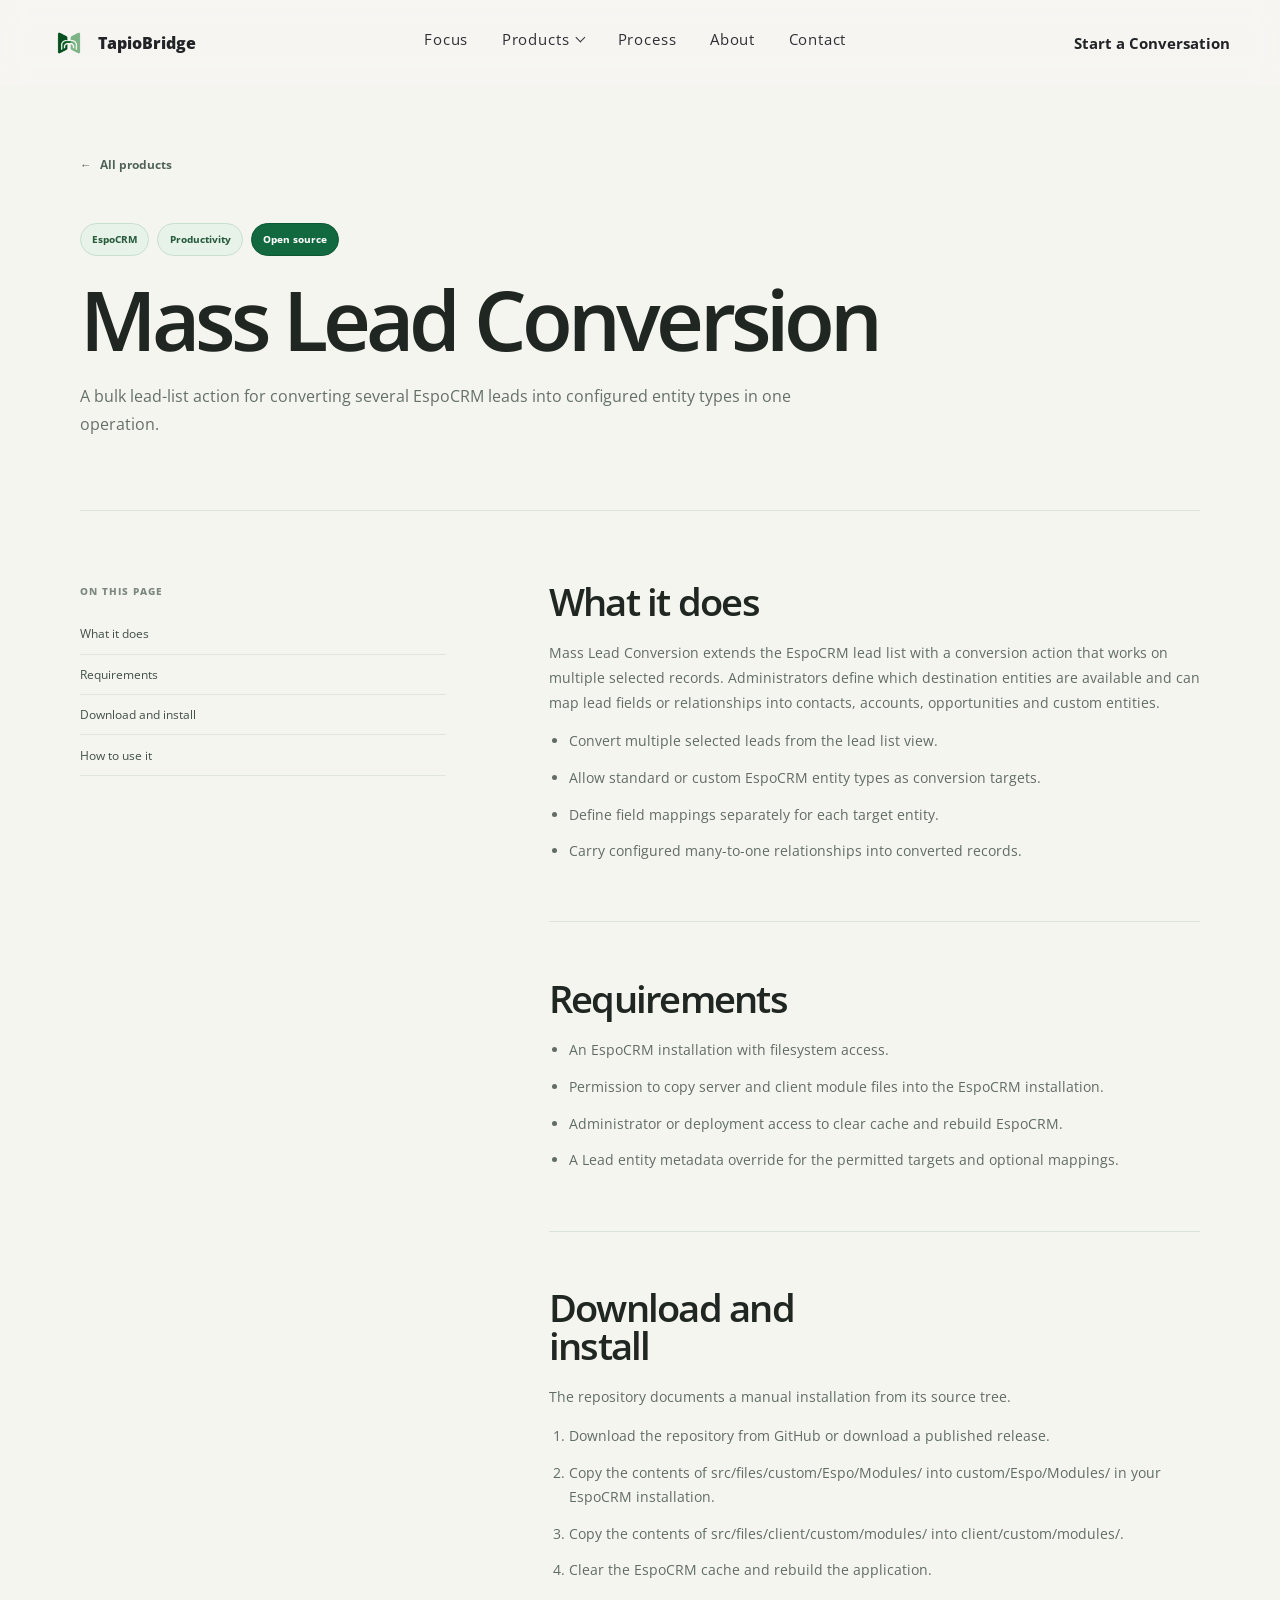
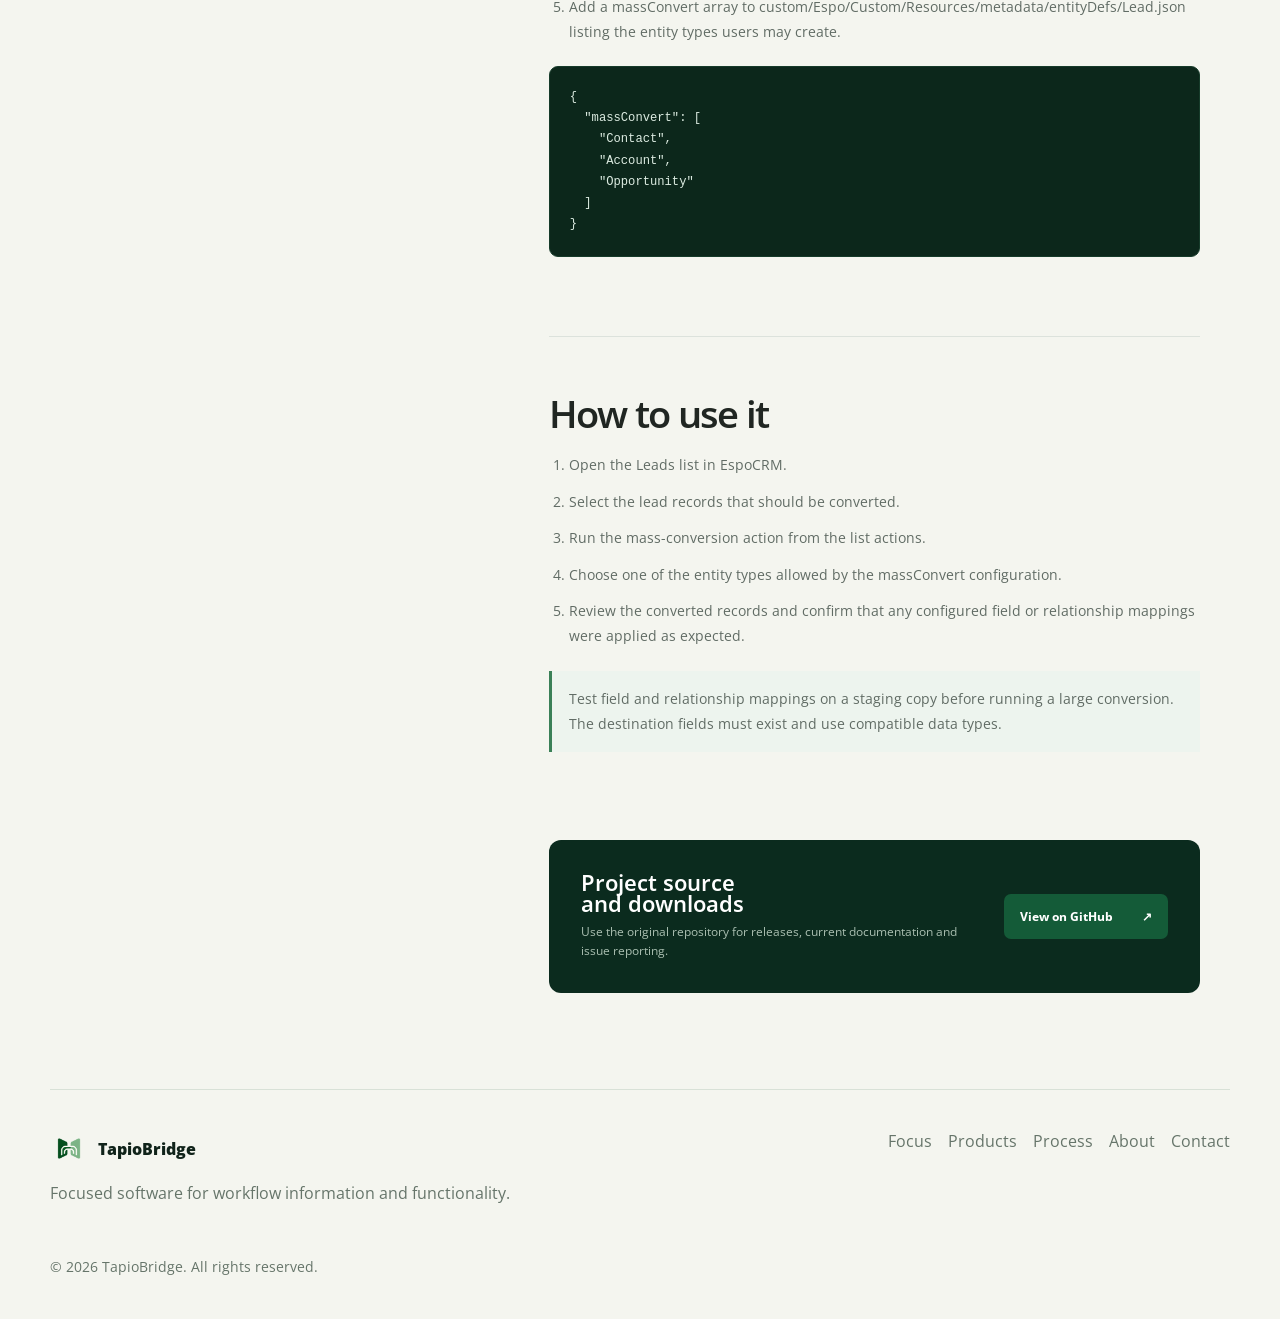
<file: open-source/mass-lead-conversion.html>
<!doctype html>
<html lang="en">
  <head>
    <meta charset="utf-8">
    <meta name="viewport" content="width=device-width, initial-scale=1">
    <meta name="description" content="Mass Lead Conversion open-source application guide.">
    <title>Mass Lead Conversion | TapioBridge</title>
    <link rel="icon" type="image/png" href="../assets/images/tapiobridge-logo-256.png">
    <link rel="apple-touch-icon" href="../assets/images/tapiobridge-logo-256.png">
    <link rel="stylesheet" href="../css/styles.css">
  </head>
  <body class="products-page open-source-product-page" data-product-id="mass-lead-conversion">
    <noscript>This product guide requires JavaScript to display. You can still return to the <a href="../products.html">product catalogue</a>.</noscript>
    <script src="../js/open-source-page.js"></script>
    <script src="../js/open-source-product.js"></script>
    <script src="../js/main.js"></script>
  </body>
</html>
</file>
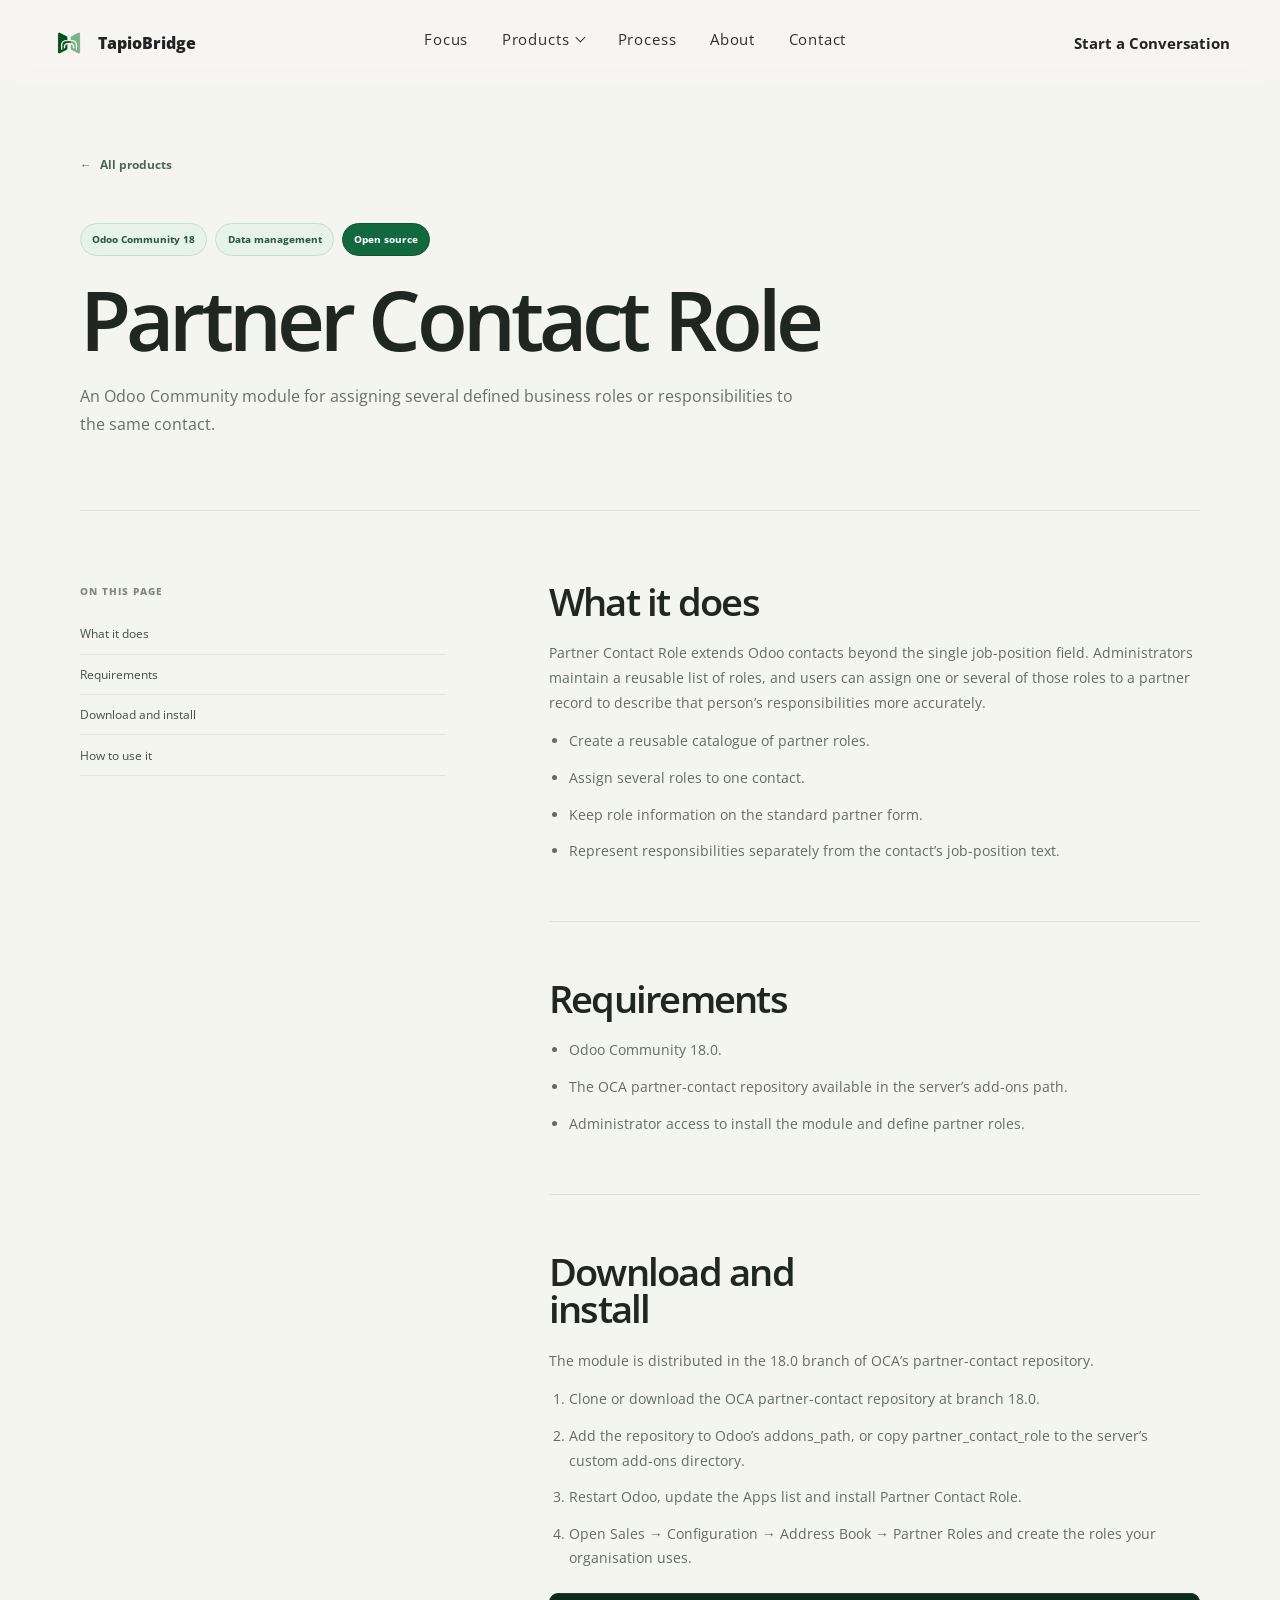
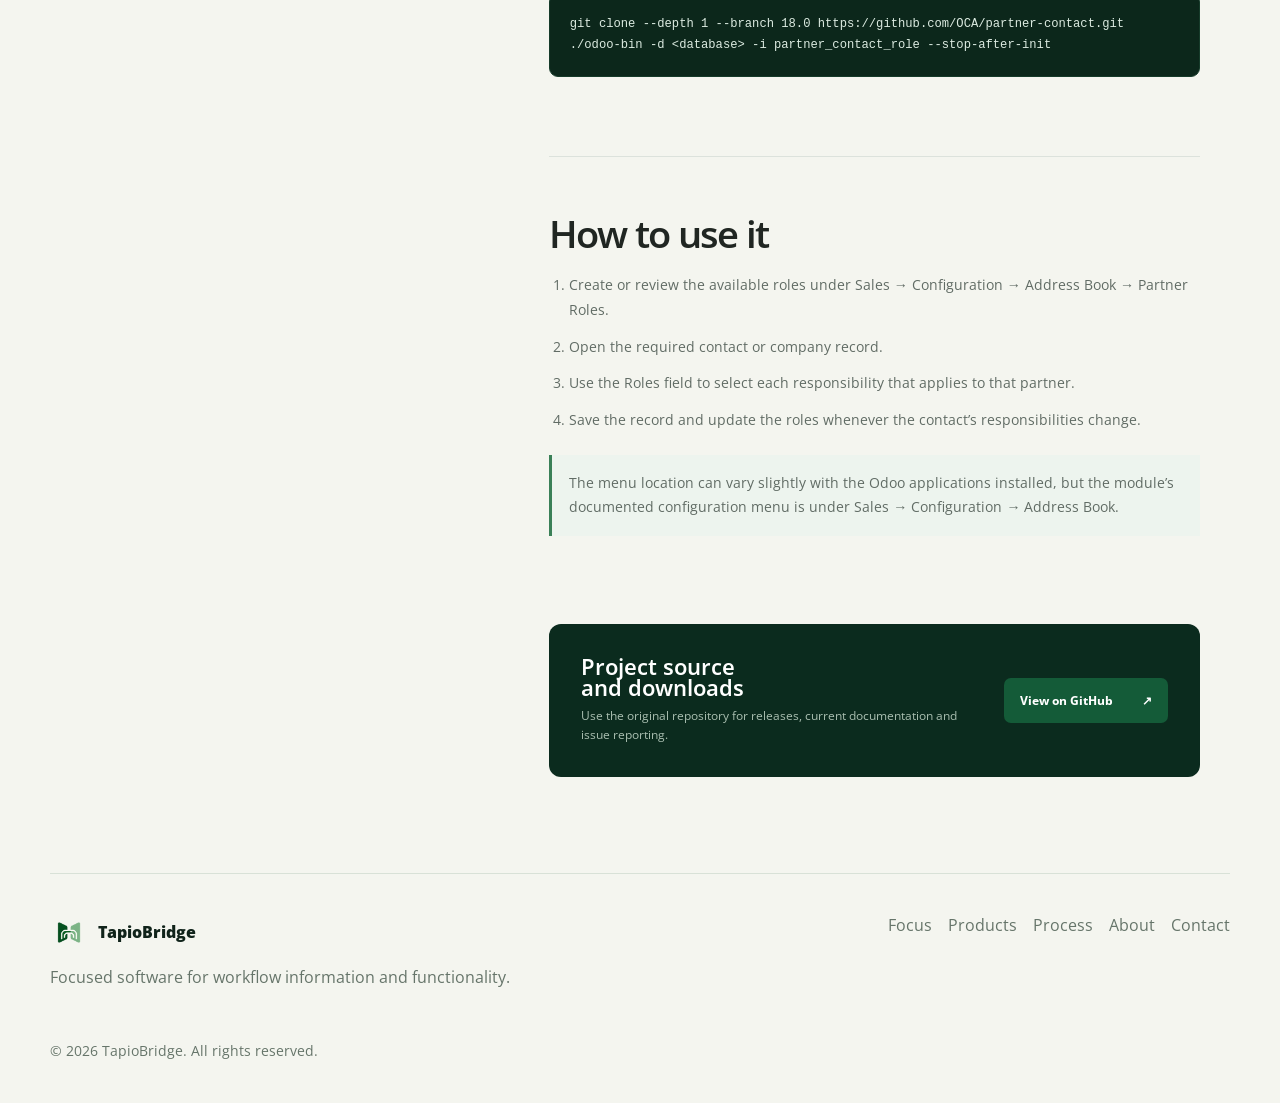
<file: open-source/partner-contact-role.html>
<!doctype html>
<html lang="en">
  <head>
    <meta charset="utf-8">
    <meta name="viewport" content="width=device-width, initial-scale=1">
    <meta name="description" content="Partner Contact Role open-source application guide.">
    <title>Partner Contact Role | TapioBridge</title>
    <link rel="icon" type="image/png" href="../assets/images/tapiobridge-logo-256.png">
    <link rel="apple-touch-icon" href="../assets/images/tapiobridge-logo-256.png">
    <link rel="stylesheet" href="../css/styles.css">
  </head>
  <body class="products-page open-source-product-page" data-product-id="partner-contact-role">
    <noscript>This product guide requires JavaScript to display. You can still return to the <a href="../products.html">product catalogue</a>.</noscript>
    <script src="../js/open-source-page.js"></script>
    <script src="../js/open-source-product.js"></script>
    <script src="../js/main.js"></script>
  </body>
</html>
</file>
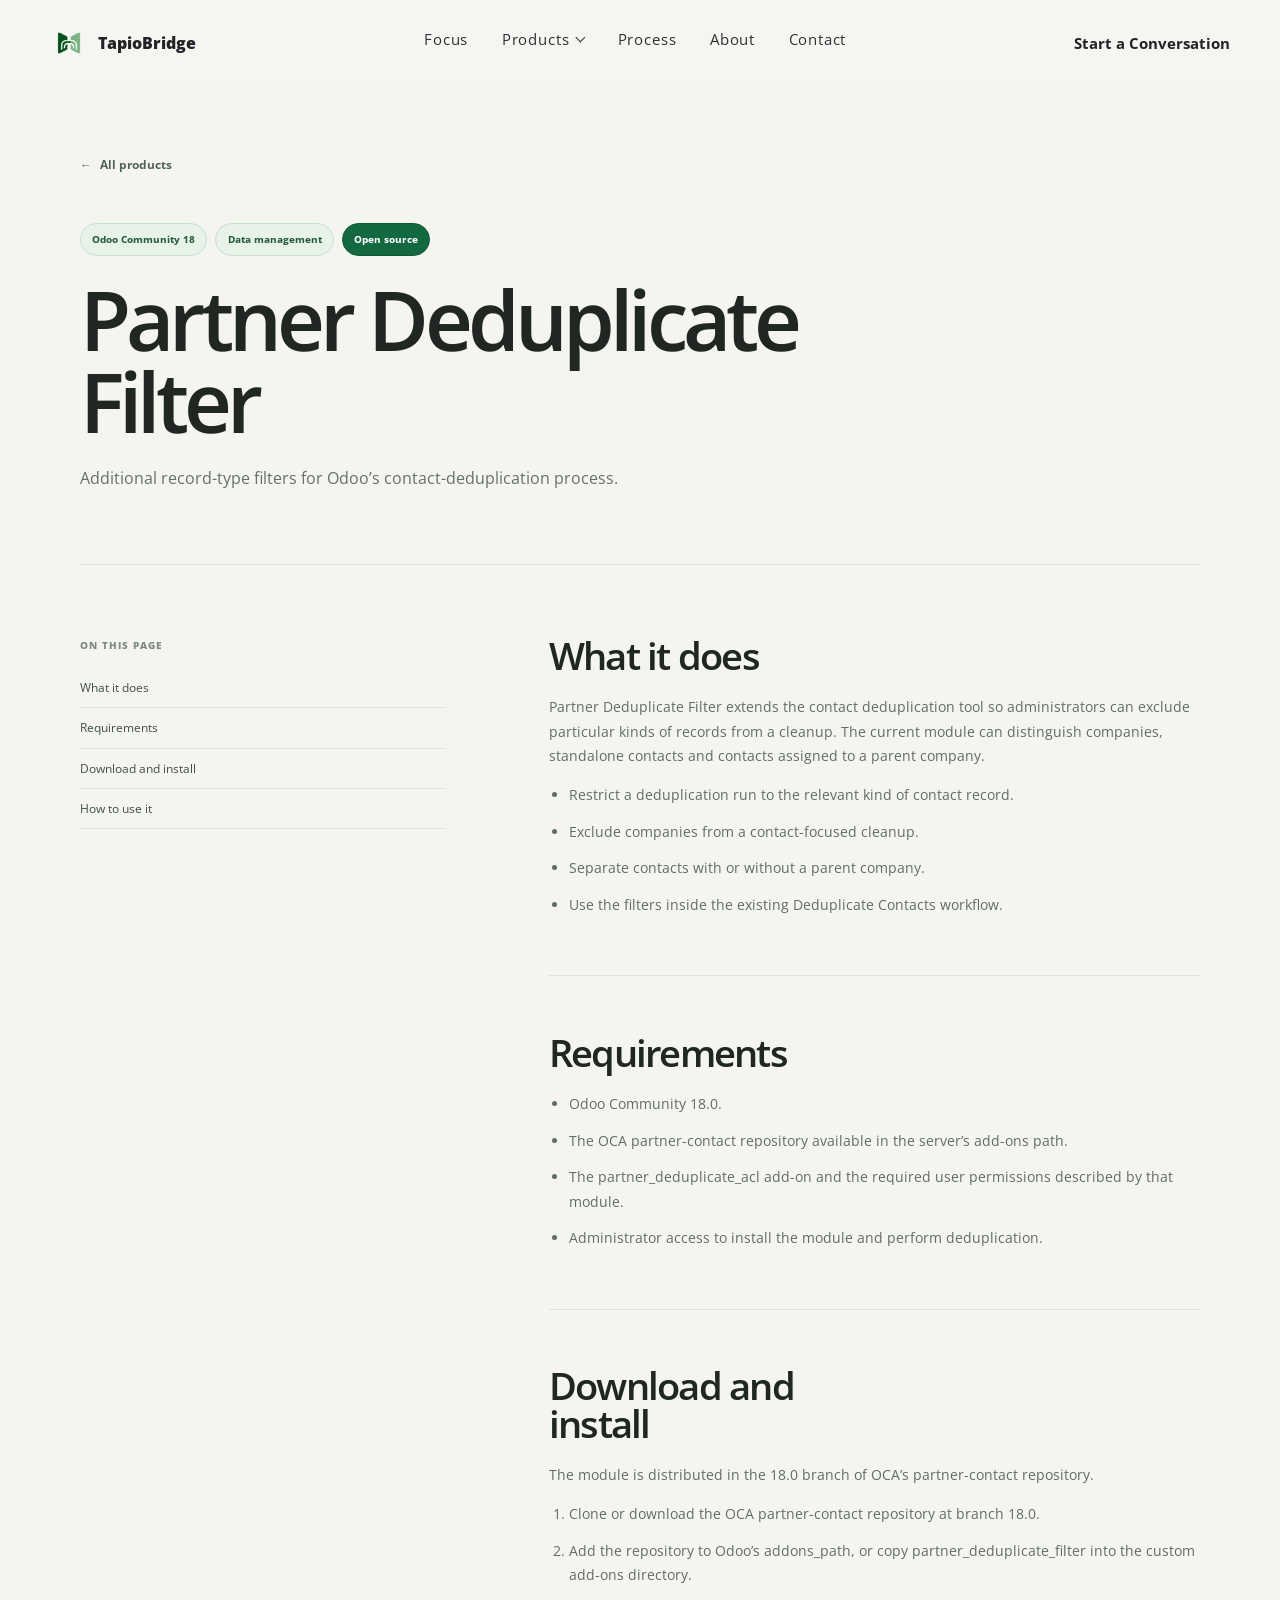
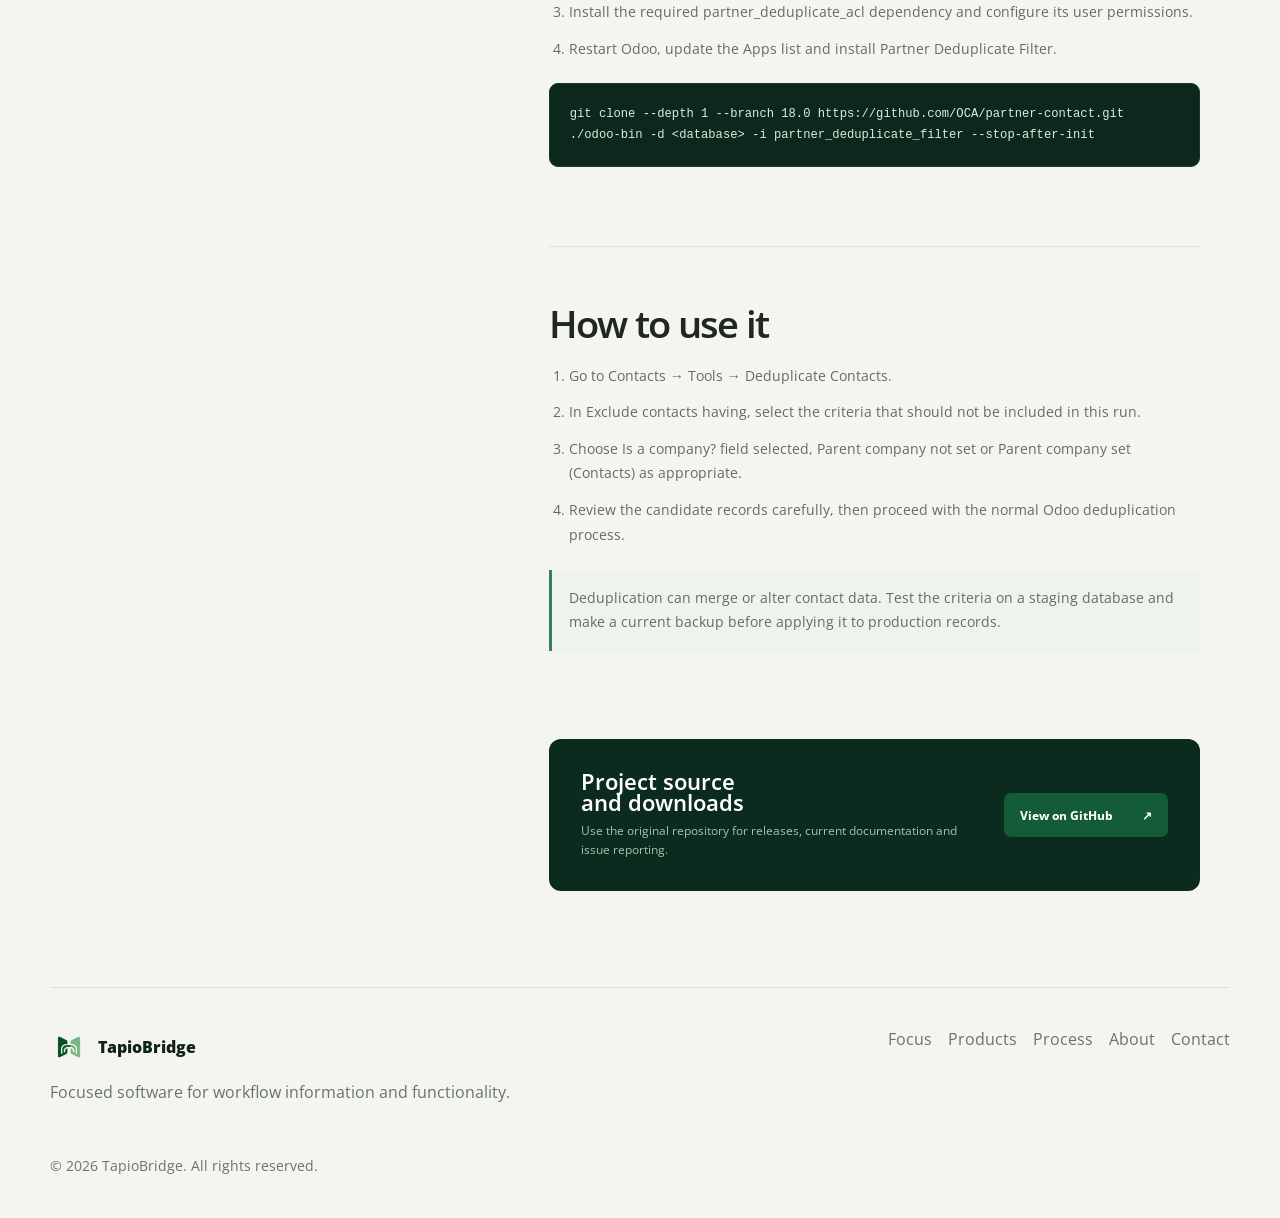
<file: open-source/partner-deduplicate-filter.html>
<!doctype html>
<html lang="en">
  <head>
    <meta charset="utf-8">
    <meta name="viewport" content="width=device-width, initial-scale=1">
    <meta name="description" content="Partner Deduplicate Filter open-source application guide.">
    <title>Partner Deduplicate Filter | TapioBridge</title>
    <link rel="icon" type="image/png" href="../assets/images/tapiobridge-logo-256.png">
    <link rel="apple-touch-icon" href="../assets/images/tapiobridge-logo-256.png">
    <link rel="stylesheet" href="../css/styles.css">
  </head>
  <body class="products-page open-source-product-page" data-product-id="partner-deduplicate-filter">
    <noscript>This product guide requires JavaScript to display. You can still return to the <a href="../products.html">product catalogue</a>.</noscript>
    <script src="../js/open-source-page.js"></script>
    <script src="../js/open-source-product.js"></script>
    <script src="../js/main.js"></script>
  </body>
</html>
</file>
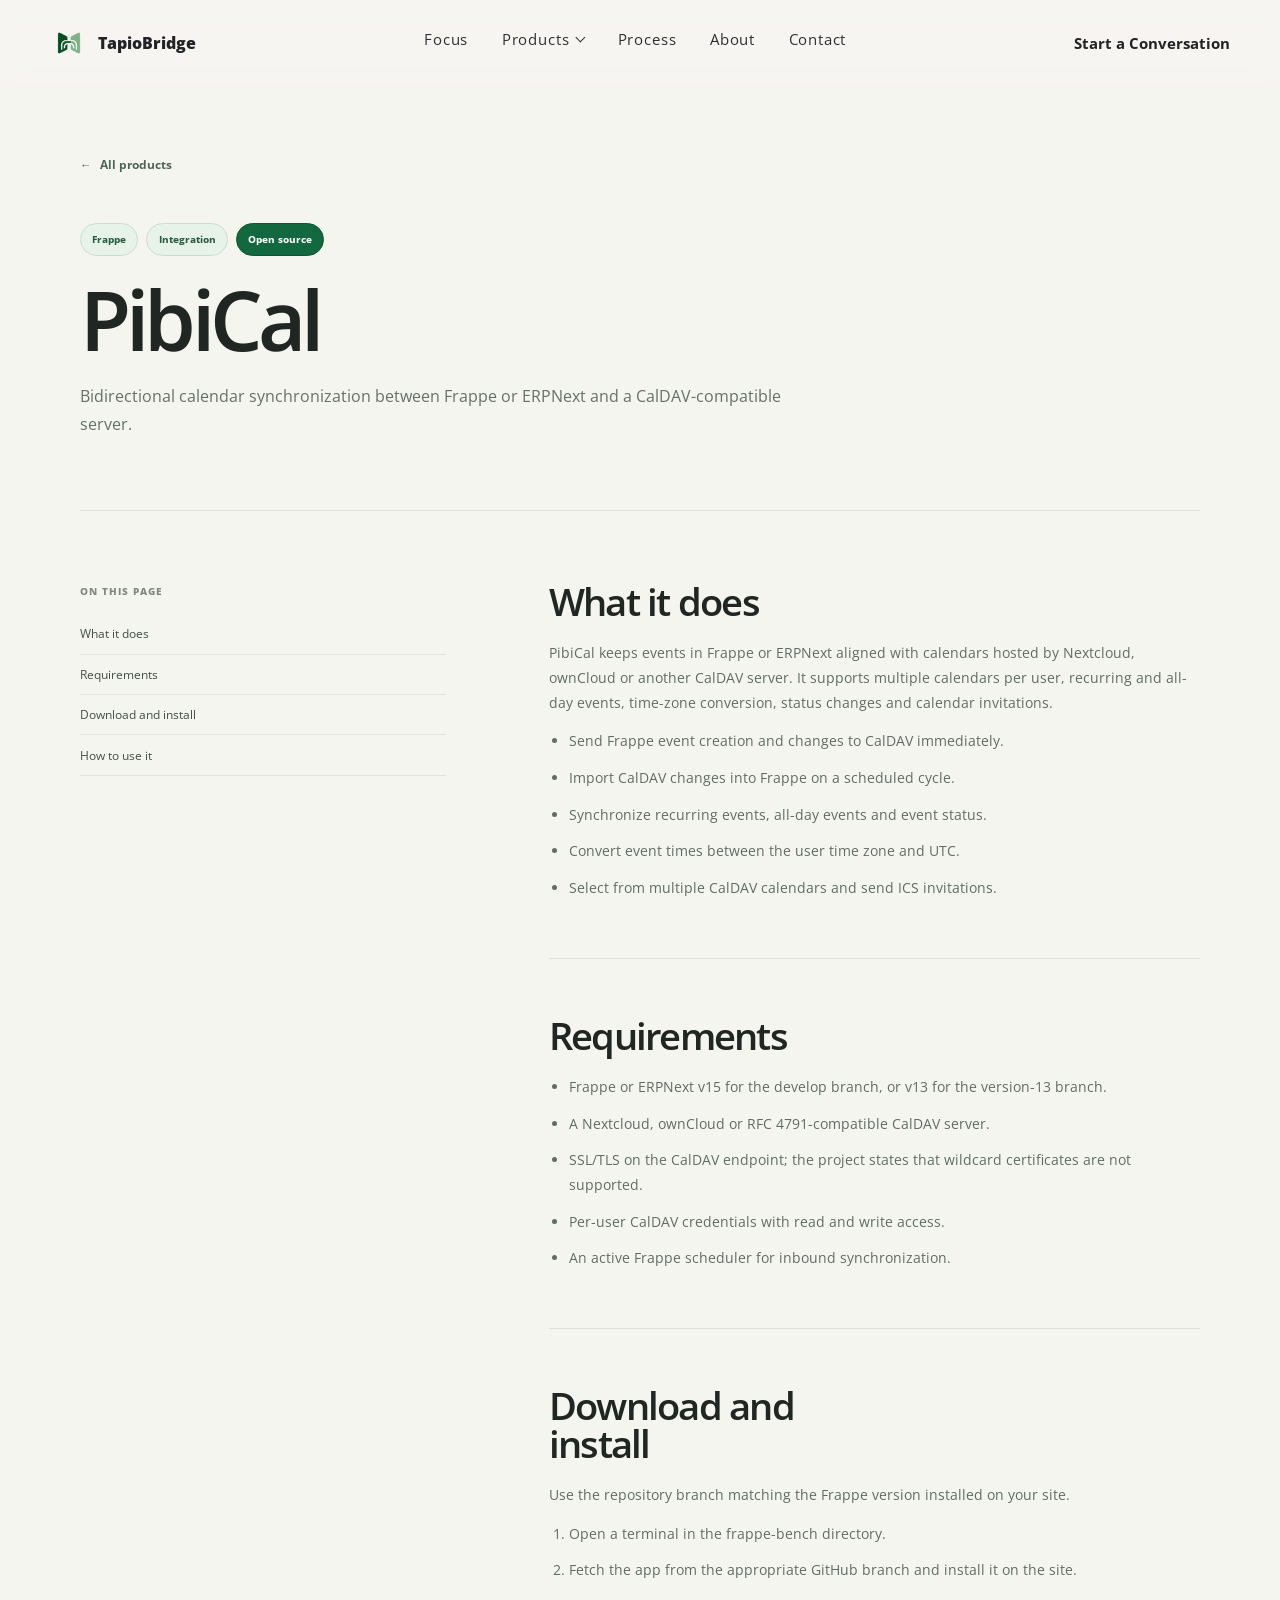
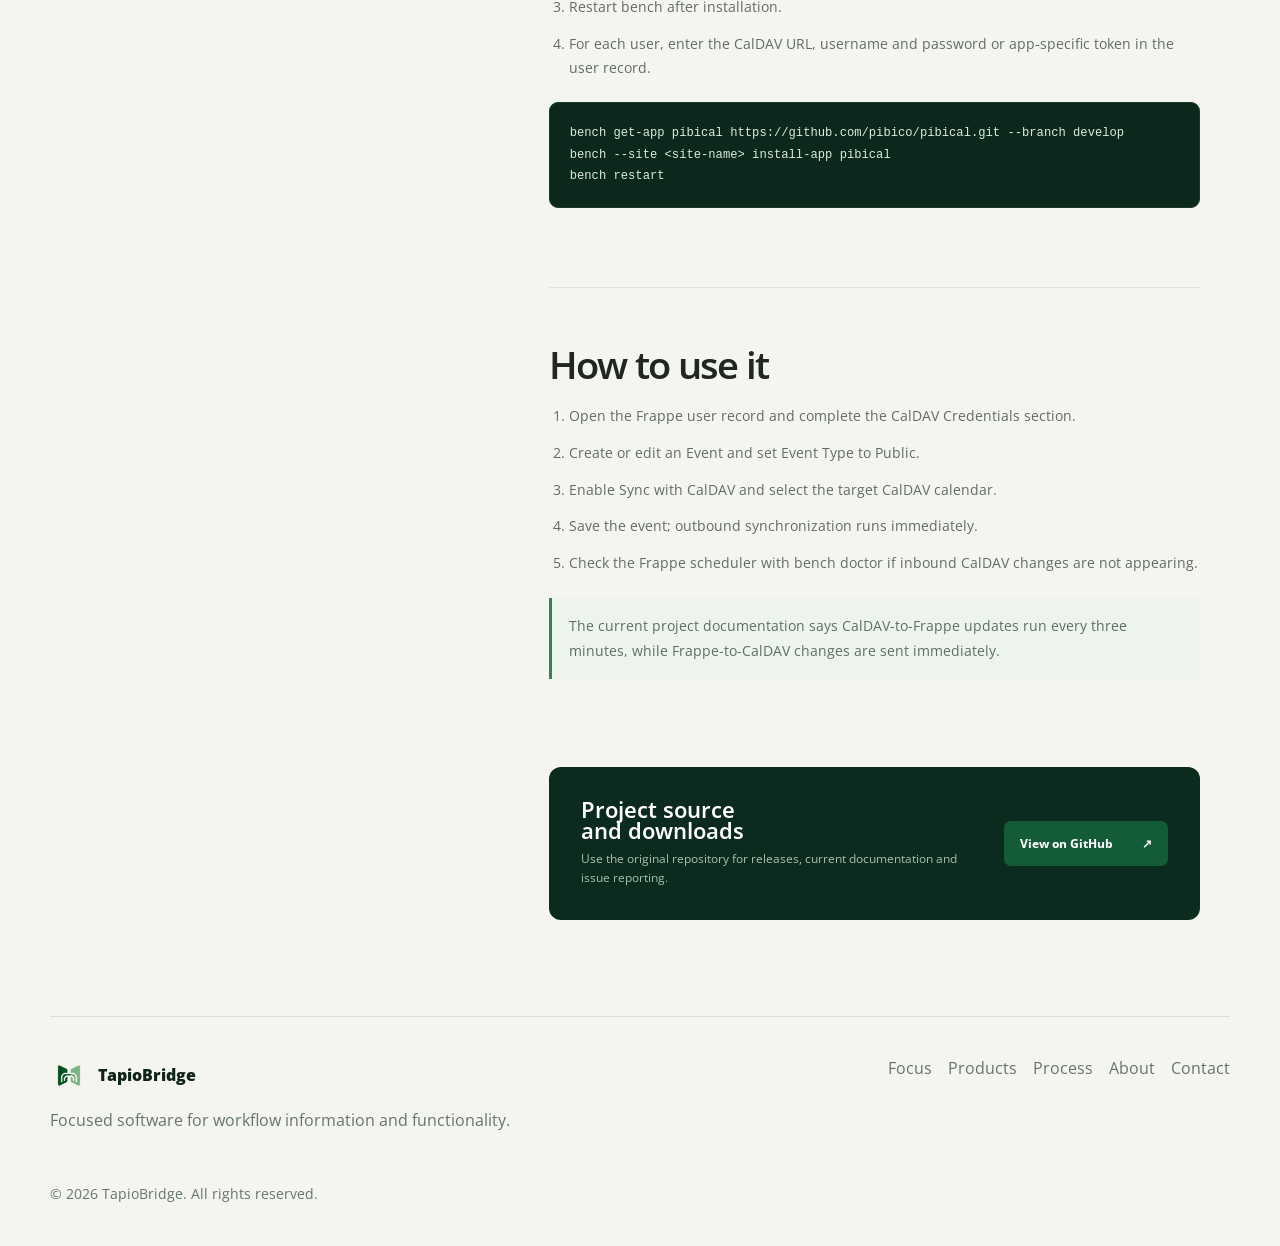
<file: open-source/pibical.html>
<!doctype html>
<html lang="en">
  <head>
    <meta charset="utf-8">
    <meta name="viewport" content="width=device-width, initial-scale=1">
    <meta name="description" content="PibiCal open-source application guide.">
    <title>PibiCal | TapioBridge</title>
    <link rel="icon" type="image/png" href="../assets/images/tapiobridge-logo-256.png">
    <link rel="apple-touch-icon" href="../assets/images/tapiobridge-logo-256.png">
    <link rel="stylesheet" href="../css/styles.css">
  </head>
  <body class="products-page open-source-product-page" data-product-id="pibical">
    <noscript>This product guide requires JavaScript to display. You can still return to the <a href="../products.html">product catalogue</a>.</noscript>
    <script src="../js/open-source-page.js"></script>
    <script src="../js/open-source-product.js"></script>
    <script src="../js/main.js"></script>
  </body>
</html>
</file>
<file: css/styles.css>
@import url("https://fonts.googleapis.com/css2?family=Open+Sans:wght@400;500;600;700;800&display=swap");

:root {
  --paper: #f6f8f1;
  --paper-strong: #fffdf7;
  --ink: #10231a;
  --muted: #66756a;
  --line: #d8e1d7;
  --green-950: #071710;
  --green-900: #0c2b1f;
  --green-800: #164832;
  --green-700: #1e6d47;
  --green-500: #4da874;
  --sage: #dbe9d7;
  --lime: #d5f06d;
  --radius: 8px;
}

* {
  box-sizing: border-box;
}

html {
  scroll-behavior: smooth;
  overflow-x: clip;
}

body {
  margin: 0;
  color: var(--ink);
  background: var(--paper);
  font-family: "Open Sans", Arial, sans-serif;
  overflow-x: clip;
}

a {
  color: inherit;
  text-decoration: none;
}

button,
input,
select,
textarea {
  font: inherit;
}

.site-header {
  position: fixed;
  top: 0;
  left: 0;
  right: 0;
  z-index: 20;
  display: grid;
  grid-template-columns: auto 1fr auto;
  align-items: center;
  gap: 1.5rem;
  padding: 0.9rem max(1rem, calc((100% - 1180px) / 2));
  color: #ffffff;
  background: linear-gradient(180deg, rgba(7, 23, 16, 0.78), rgba(7, 23, 16, 0.18));
  backdrop-filter: blur(16px);
}

.brand {
  display: inline-flex;
  align-items: center;
  gap: 0.68rem;
  font-weight: 850;
  letter-spacing: 0;
}

.brand-logo {
  width: 2.35rem;
  height: 2.35rem;
  object-fit: contain;
}

.nav-links {
  justify-self: center;
  display: flex;
  gap: 1.35rem;
  color: rgba(255, 255, 255, 0.78);
  font-size: 0.92rem;
}

.nav-links a,
.footer-nav a {
  transition: color 160ms ease;
}

.nav-links a:hover,
.nav-links a.active,
.header-link:hover {
  color: var(--lime);
}

.header-link {
  color: #ffffff;
  font-weight: 800;
  font-size: 0.92rem;
}

.nav-toggle {
  display: none;
}

.nav-products {
  position: relative;
}

.products-toggle {
  display: flex;
  align-items: center;
  gap: 0.5rem;
  padding: 0 0 0.45rem;
  color: inherit;
  background: none;
  border: 0;
  letter-spacing: inherit;
  cursor: pointer;
}

.products-toggle > span {
  width: 0.42rem;
  height: 0.42rem;
  margin-top: -0.2rem;
  border-right: 1px solid currentColor;
  border-bottom: 1px solid currentColor;
  transform: rotate(45deg);
  transition: transform 180ms ease;
}

.nav-products.open .products-toggle > span {
  margin-top: 0.2rem;
  transform: rotate(225deg);
}

.products-menu {
  position: absolute;
  top: calc(100% + 1.35rem);
  left: 50%;
  width: 290px;
  padding: 0.65rem;
  background: rgba(247, 246, 243, 0.88);
  border: 1px solid rgba(34, 35, 38, 0.09);
  box-shadow: 0 18px 50px rgba(23, 26, 24, 0.12);
  backdrop-filter: blur(20px) saturate(145%);
  -webkit-backdrop-filter: blur(20px) saturate(145%);
  opacity: 0;
  visibility: hidden;
  transform: translate(-50%, -6px);
  transition: opacity 180ms ease, transform 180ms ease, visibility 180ms;
}

.nav-products.open .products-menu,
.nav-products:focus-within .products-menu {
  opacity: 1;
  visibility: visible;
  transform: translate(-50%, 0);
}

.products-menu a {
  display: block;
  padding: 0.85rem 0.9rem;
}

.products-menu a + a {
  border-top: 1px solid rgba(34, 35, 38, 0.09);
}

.products-menu a::after {
  content: none;
}

.products-menu small,
.products-menu strong {
  display: block;
}

.products-menu small {
  margin-bottom: 0.22rem;
  color: #718078;
  font-size: 0.66rem;
  font-weight: 700;
  letter-spacing: 0.13em;
  text-transform: uppercase;
}

.products-menu strong {
  font-size: 0.86rem;
  font-weight: 650;
  letter-spacing: 0;
}

.hero {
  position: relative;
  display: grid;
  grid-template-columns: minmax(0, 0.88fr) minmax(280px, 0.52fr);
  align-items: end;
  gap: 2rem;
  min-height: 100vh;
  padding: 8rem max(1rem, calc((100% - 1180px) / 2)) 4.25rem;
  color: #ffffff;
  overflow: hidden;
  isolation: isolate;
}

.hero::before {
  content: "";
  position: absolute;
  inset: -3%;
  z-index: -2;
  background-size: cover;
  background-position: center;
  transform: scale(1.03);
  animation: heroDrift 18s ease-in-out infinite alternate;
}

.hero::after {
  content: "";
  position: absolute;
  inset: 0;
  z-index: -1;
  background:
    linear-gradient(90deg, rgba(7, 23, 16, 0.93) 0%, rgba(7, 23, 16, 0.76) 39%, rgba(7, 23, 16, 0.2) 100%),
    linear-gradient(180deg, rgba(7, 23, 16, 0.2), rgba(7, 23, 16, 0.88));
}

.hero-copy {
  max-width: 760px;
}

.eyebrow {
  margin: 0 0 1rem;
  color: var(--green-700);
  font-size: 0.76rem;
  font-weight: 900;
  letter-spacing: 0.13em;
  text-transform: uppercase;
}

.hero .eyebrow,
.method .eyebrow,
.conversation-panel .eyebrow {
  color: var(--lime);
}

h1,
h2,
h3,
p {
  margin-top: 0;
}

h1 {
  max-width: 11.5ch;
  margin-bottom: 1.35rem;
  font-size: 5.9rem;
  line-height: 0.94;
  letter-spacing: 0;
}

h2 {
  max-width: 13ch;
  margin-bottom: 1rem;
  font-size: 4.15rem;
  line-height: 0.98;
  letter-spacing: 0;
}

h3 {
  margin-bottom: 0.45rem;
  font-size: 1.08rem;
}

p {
  color: var(--muted);
  line-height: 1.7;
}

.hero-text {
  max-width: 42rem;
  color: rgba(255, 255, 255, 0.78);
  font-size: 1.08rem;
}

.hero-actions {
  display: flex;
  flex-wrap: wrap;
  gap: 0.8rem;
  margin-top: 2rem;
}

.button {
  display: inline-flex;
  align-items: center;
  justify-content: center;
  min-height: 2.85rem;
  padding: 0.88rem 1.05rem;
  border: 1px solid transparent;
  border-radius: var(--radius);
  font-weight: 850;
  line-height: 1;
  transition: transform 170ms ease, background 170ms ease, border-color 170ms ease;
}

.button:hover {
  transform: translateY(-2px);
}

.button-primary {
  color: var(--green-950);
  background: var(--lime);
}

.button-secondary {
  color: #ffffff;
  border-color: rgba(255, 255, 255, 0.24);
  background: rgba(255, 255, 255, 0.08);
}

.hero-status {
  justify-self: end;
  width: min(100%, 21rem);
  padding: 0.95rem 0;
  border-top: 1px solid rgba(255, 255, 255, 0.34);
  border-bottom: 1px solid rgba(255, 255, 255, 0.18);
}

.hero-status span {
  display: block;
  margin-bottom: 0.5rem;
  color: var(--lime);
  font-size: 0.76rem;
  font-weight: 900;
  letter-spacing: 0.13em;
  text-transform: uppercase;
}

.hero-status strong {
  color: #ffffff;
  font-size: 1.35rem;
}

.section,
.site-footer {
  width: min(1180px, calc(100% - 2rem));
  margin: 0 auto;
}

.section {
  padding: 6.5rem 0;
}

.focus-layout,
.exploration,
.method-heading,
.contact {
  display: grid;
  grid-template-columns: minmax(0, 0.92fr) minmax(320px, 0.78fr);
  gap: 5rem;
  align-items: start;
}

.section-heading {
  display: grid;
  gap: 1rem;
}

.section-heading h2,
.method-heading h2 {
  margin-bottom: 0;
}

.section-heading p {
  max-width: 680px;
  margin-bottom: 0;
}

.focus-note {
  padding-top: 0.9rem;
  border-top: 2px solid var(--green-800);
}

.focus-note span,
.signal-item span {
  display: block;
  margin-bottom: 0.8rem;
  color: var(--green-700);
  font-size: 0.75rem;
  font-weight: 900;
  letter-spacing: 0.12em;
  text-transform: uppercase;
}

.focus-note strong {
  display: block;
  margin-bottom: 0.55rem;
  color: var(--green-900);
  font-size: 1.2rem;
}

.focus-note p {
  margin-bottom: 0;
}

.signal-board {
  display: grid;
  grid-template-columns: repeat(4, minmax(0, 1fr));
  margin-top: 4rem;
  border-top: 1px solid var(--green-900);
}

.signal-item {
  min-height: 13.5rem;
  padding: 1.25rem 1.25rem 1.25rem 0;
  border-bottom: 1px solid var(--line);
}

.signal-item + .signal-item {
  padding-left: 1.25rem;
  border-left: 1px solid var(--line);
}

.signal-item strong {
  display: block;
  max-width: 17rem;
  color: var(--green-950);
  font-size: 1.32rem;
  line-height: 1.22;
}

.exploration {
  width: 100%;
  max-width: none;
  padding: 7rem max(1rem, calc((100% - 1180px) / 2));
  background: var(--paper-strong);
}

.exploration-copy p:not(.eyebrow) {
  max-width: 680px;
}

.disclaimer {
  margin-top: 1.5rem;
  padding-top: 1rem;
  border-top: 1px solid var(--line);
  color: var(--green-800);
  font-weight: 730;
}

.research-board {
  padding-top: 0.2rem;
}

.board-heading {
  padding: 0 0 1.25rem;
  border-bottom: 1px solid var(--green-900);
}

.board-heading span,
.research-board dt {
  display: block;
  margin-bottom: 0.45rem;
  color: var(--green-700);
  font-size: 0.74rem;
  font-weight: 900;
  letter-spacing: 0.12em;
  text-transform: uppercase;
}

.board-heading strong {
  display: block;
  color: var(--green-950);
  font-size: 2rem;
  line-height: 1.08;
}

.research-board dl {
  margin: 0;
}

.research-board dl div {
  display: grid;
  grid-template-columns: minmax(9rem, 0.36fr) minmax(0, 1fr);
  gap: 1.25rem;
  padding: 1.15rem 0;
  border-bottom: 1px solid var(--line);
}

.research-board dd {
  margin: 0;
  color: var(--green-950);
  font-size: 1.05rem;
  font-weight: 800;
}

.method {
  width: 100%;
  max-width: none;
  padding: 7rem max(1rem, calc((100% - 1180px) / 2));
  background: var(--green-950);
}

.method-heading {
  margin-bottom: 4rem;
}

.method-heading h2,
.method-heading p {
  color: #ffffff;
}

.method-heading p {
  margin-bottom: 0;
  color: #c8d8cc;
}

.readiness-panel {
  display: grid;
  grid-template-columns: minmax(0, 0.7fr) minmax(0, 1fr);
  gap: 4rem;
  align-items: start;
  border-top: 1px solid rgba(255, 255, 255, 0.28);
}

.readiness-main {
  position: sticky;
  top: 6rem;
  padding-top: 1.25rem;
}

.readiness-main h3 {
  color: #ffffff;
  font-size: 1.85rem;
}

.readiness-main p {
  color: #c8d8cc;
}

.readiness-list {
  padding: 0;
  margin: 0;
  list-style: none;
}

.readiness-list li {
  display: grid;
  grid-template-columns: minmax(8rem, 0.32fr) minmax(0, 1fr);
  gap: 1rem;
  padding: 1.25rem 0;
  border-bottom: 1px solid rgba(255, 255, 255, 0.16);
}

.readiness-list strong {
  color: var(--lime);
}

.readiness-list span {
  color: #eef5ef;
}

.conversation {
  width: 100%;
  max-width: none;
  padding: 0;
}

.conversation-panel {
  display: grid;
  grid-template-columns: minmax(0, 0.65fr) minmax(0, 1fr);
  gap: 4rem;
  padding: 7rem max(1rem, calc((100% - 1180px) / 2));
  background: var(--green-900);
}

.conversation-panel h2,
.conversation-panel p {
  color: #ffffff;
}

.conversation-columns {
  display: grid;
  gap: 1.5rem;
}

.conversation-columns p {
  margin: 0;
  padding-top: 1rem;
  border-top: 1px solid rgba(255, 255, 255, 0.26);
}

.about {
  display: grid;
  grid-template-columns: minmax(0, 0.75fr) minmax(0, 1fr);
  gap: 5rem;
}

.about-copy {
  grid-column: 2;
}

blockquote {
  margin: 2rem 0 0;
  padding: 1.25rem 0 0;
  border-top: 1px solid var(--green-800);
  color: var(--green-900);
  font-size: 2.2rem;
  font-weight: 850;
  line-height: 1.18;
}

.contact {
  padding-top: 6.5rem;
  border-top: 1px solid var(--line);
}

.contact-form {
  display: grid;
  grid-template-columns: repeat(2, minmax(0, 1fr));
  gap: 1.1rem;
  padding: 1.35rem;
  border: 1px solid rgba(16, 35, 26, 0.08);
  border-radius: var(--radius);
  background: #ffffff;
  box-shadow: 0 26px 70px rgba(7, 23, 16, 0.12);
}

label {
  display: grid;
  gap: 0.42rem;
  color: var(--green-900);
  font-size: 0.9rem;
  font-weight: 760;
}

input,
select,
textarea {
  width: 100%;
  min-height: 2.85rem;
  padding: 0.78rem 0.85rem;
  border: 1px solid var(--line);
  border-radius: var(--radius);
  background: #fbfcf8;
  color: var(--ink);
  outline: none;
  transition: border-color 160ms ease, box-shadow 160ms ease, background 160ms ease;
}

textarea {
  resize: vertical;
}

input:focus,
select:focus,
textarea:focus {
  border-color: var(--green-700);
  background: #ffffff;
  box-shadow: 0 0 0 4px rgba(77, 168, 116, 0.12);
}

.full-span {
  grid-column: 1 / -1;
}

.privacy-note {
  margin: 0;
  font-size: 0.84rem;
}

.form-status {
  margin: 0;
  font-size: 0.92rem;
  font-weight: 760;
}

.form-status.is-success {
  color: var(--green-700);
}

.form-status.is-error {
  color: #8b1e1e;
}

.site-footer {
  display: grid;
  grid-template-columns: minmax(250px, 1fr) auto;
  gap: 2rem;
  padding: 2.5rem 0;
  border-top: 1px solid var(--line);
}

.footer-brand {
  margin-bottom: 0.8rem;
}

.footer-nav {
  display: flex;
  flex-wrap: wrap;
  justify-content: flex-end;
  gap: 1rem;
  color: var(--muted);
}

.footer-nav a:hover {
  color: var(--green-700);
}

.copyright {
  grid-column: 1 / -1;
  margin: 0;
  font-size: 0.88rem;
}

.reveal {
  opacity: 0;
  transform: translateY(18px);
  transition: opacity 650ms ease, transform 650ms ease;
}

.reveal.in-view {
  opacity: 1;
  transform: translateY(0);
}

@keyframes heroDrift {
  from {
    transform: scale(1.03) translate3d(0, 0, 0);
  }
  to {
    transform: scale(1.08) translate3d(-1.4rem, -0.8rem, 0);
  }
}

@media (prefers-reduced-motion: reduce) {
  *,
  *::before,
  *::after {
    scroll-behavior: auto !important;
    animation-duration: 0.01ms !important;
    animation-iteration-count: 1 !important;
    transition-duration: 0.01ms !important;
  }

  .reveal {
    opacity: 1;
    transform: none;
  }
}

@media (max-width: 980px) {
  .site-header {
    grid-template-columns: auto auto;
    padding-inline: 1rem;
  }

  .nav-toggle {
    justify-self: end;
    display: grid;
    gap: 0.36rem;
    place-content: center;
    width: 2.65rem;
    height: 2.65rem;
    border: 1px solid rgba(255, 255, 255, 0.22);
    border-radius: var(--radius);
    background: rgba(255, 255, 255, 0.08);
  }

  .nav-toggle span {
    width: 1.1rem;
    height: 2px;
    background: #ffffff;
  }

  .nav-links,
  .header-link {
    display: none;
  }

  .nav-links.open {
    grid-column: 1 / -1;
    display: grid;
    justify-self: stretch;
    gap: 0.8rem;
    padding: 1rem 0;
    border-top: 1px solid rgba(255, 255, 255, 0.22);
  }

  .hero,
  .focus-layout,
  .exploration,
  .method-heading,
  .readiness-panel,
  .conversation-panel,
  .about,
  .contact {
    grid-template-columns: 1fr;
  }

  .hero {
    align-items: end;
    min-height: 860px;
    padding-inline: 1rem;
  }

  h1 {
    font-size: 4.55rem;
  }

  h2 {
    font-size: 3.15rem;
  }

  .hero-status {
    justify-self: start;
  }

  .signal-board {
    grid-template-columns: repeat(2, minmax(0, 1fr));
  }

  .signal-item:nth-child(odd) {
    padding-left: 0;
    border-left: 0;
  }

  .about-copy {
    grid-column: auto;
  }

  .readiness-main {
    position: static;
  }
}

@media (max-width: 680px) {
  .site-header {
    padding-block: 0.72rem;
  }

  .brand {
    gap: 0.52rem;
    font-size: 0.96rem;
  }

  .brand-logo {
    width: 2rem;
    height: 2rem;
  }

  .nav-toggle {
    width: 2.35rem;
    height: 2.35rem;
  }

  .hero {
    min-height: 760px;
    padding-top: 6.4rem;
  }

  h1 {
    max-width: 12.8ch;
    font-size: 3.05rem;
  }

  h2 {
    max-width: 16ch;
    font-size: 2.18rem;
  }

  blockquote {
    font-size: 1.5rem;
  }

  .hero-actions {
    width: 100%;
  }

  .button {
    min-height: 2.55rem;
    padding: 0.72rem 0.9rem;
    font-size: 0.92rem;
  }

  .signal-board,
  .research-board dl div,
  .readiness-list li,
  .contact-form,
  .site-footer {
    grid-template-columns: 1fr;
  }

  .signal-item,
  .signal-item + .signal-item {
    min-height: auto;
    padding: 1.1rem 0;
    border-left: 0;
  }

  .footer-nav {
    justify-content: flex-start;
  }
}

/* Full-width Focus background without moving its content grid */
.section-focus {
  position: relative;
  isolation: isolate;
}

.section-focus::before {
  content: "";
  position: absolute;
  z-index: -1;
  top: 0;
  bottom: 0;
  right: calc(50% - 50vw);
  left: calc(50% - 50vw);
  background: #fff;
}

/* Combined CRM, app-type and free-product filters */
.product-filters {
  display: grid;
  gap: 0.7rem;
}

.filter-row {
  display: grid;
  grid-template-columns: 4.7rem auto;
  align-items: center;
  gap: 0.8rem;
}

.filter-row > span {
  color: #78827b;
  font-size: 0.65rem;
  font-weight: 700;
  letter-spacing: 0.08em;
  text-transform: uppercase;
}

.card-tags {
  display: flex;
  flex-wrap: wrap;
  gap: 0.4rem;
}

.card-tags span {
  padding: 0.35rem 0.65rem;
  color: #2f7048;
  background: #eaf5ed;
  border-radius: 999px;
  font-size: 0.64rem;
  font-weight: 650;
}

.card-tags .free-tag {
  color: #5b4a18;
  background: #f4edcf;
}

.filter-empty {
  grid-column: 1 / -1;
  margin: 0;
  padding: 3rem;
  color: #69736c;
  background: #fff;
  border: 1px solid #dce1dc;
  border-radius: 13px;
  text-align: center;
}

.filter-empty.is-hidden {
  display: none;
}

@media (max-width: 900px) {
  .product-filters {
    justify-self: start;
  }
}

.filter-row .crm-filters::-webkit-scrollbar-button {
  display: none;
  width: 0;
  height: 0;
}

@media (max-width: 680px) {
  .product-filters,
  .filter-row {
    width: 100%;
  }

  .filter-row {
    grid-template-columns: 1fr;
    gap: 0.45rem;
  }

  .filter-row .crm-filters {
    justify-self: stretch;
  }
}

/* Open-source catalogue and practical product guides */
.catalogue-product-section.is-hidden {
  display: none;
}

.open-source-section {
  margin-top: clamp(4.5rem, 7vw, 7rem);
  padding-top: 2rem;
  border-top: 1px solid #dfe4df;
}

.open-source-heading {
  display: flex;
  justify-content: space-between;
  align-items: baseline;
  gap: 2rem;
  margin-bottom: 1.8rem;
}

.open-source-heading h2 {
  margin: 0;
  color: #2a302c;
  font-size: 1rem;
  font-weight: 720;
  letter-spacing: -0.015em;
}

.open-source-heading p {
  max-width: 520px;
  margin: 0;
  color: #7a837d;
  font-size: 0.72rem;
  line-height: 1.55;
}

.open-source-grid {
  grid-template-columns: repeat(3, minmax(0, 1fr));
}

.open-source-card {
  min-height: 330px;
}

.library-card[id] {
  scroll-margin-top: 7rem;
}

.open-source-card .library-card-logo {
  object-fit: contain;
  background: #fff;
  border: 1px solid #dce4dd;
}

.open-source-card .oss-project-icon {
  padding: 0.32rem;
}

.open-source-card .oss-library-icon {
  padding: 1rem;
  background: #e8f2eb;
}

.card-tags .open-source-tag {
  color: #fff;
  background: #12683f;
  border: 1px solid #0d5734;
  font-weight: 760;
}

.open-source-product-page {
  background: #f7f8f6;
}

.oss-detail {
  min-height: 100vh;
  padding: 9.5rem max(1.5rem, calc((100% - 1120px) / 2)) 6rem;
}

.oss-back-link {
  display: inline-flex;
  gap: 0.55rem;
  align-items: center;
  margin-bottom: 3.2rem;
  color: #4f6257;
  font-size: 0.72rem;
  font-weight: 680;
}

.oss-back-link:hover {
  color: #145b38;
}

.oss-detail-hero {
  display: grid;
  grid-template-columns: 1fr;
  gap: clamp(3rem, 8vw, 7rem);
  align-items: end;
  padding-bottom: 4.5rem;
  border-bottom: 1px solid #dce2dc;
}

.oss-detail-kicker {
  display: flex;
  flex-wrap: wrap;
  gap: 0.5rem;
  margin: 0 0 1.4rem;
}

.oss-detail-kicker span {
  padding: 0.4rem 0.7rem;
  color: #285c3d;
  background: #e7f2e9;
  border: 1px solid #c9dfce;
  border-radius: 999px;
  font-size: 0.65rem;
  font-weight: 720;
}

.oss-detail-kicker .oss-status {
  color: #fff;
  background: #12683f;
  border-color: #0d5734;
}

.oss-detail h1 {
  max-width: 820px;
  margin: 0 0 1.4rem;
  color: #202622;
  font-size: clamp(3rem, 6.5vw, 6rem);
  font-weight: 610;
  line-height: 0.98;
  letter-spacing: -0.058em;
}

.oss-detail-lead {
  max-width: 720px;
  margin: 0;
  color: #657069;
  font-size: 1rem;
  line-height: 1.75;
}

.oss-source-panel {
  padding: 1.4rem;
  background: #fff;
  border: 1px solid #dce2dc;
  border-radius: 12px;
}

.oss-source-panel p {
  margin: 0 0 1rem;
  color: #707a74;
  font-size: 0.72rem;
  line-height: 1.55;
}

.oss-source-link,
.oss-final-link {
  display: inline-flex;
  justify-content: space-between;
  align-items: center;
  gap: 1.8rem;
  width: 100%;
  padding: 0.9rem 1rem;
  color: #fff;
  background: #145b38;
  border-radius: 7px;
  font-size: 0.74rem;
  font-weight: 720;
}

.oss-source-link:hover,
.oss-final-link:hover {
  background: #0e482c;
}

.oss-detail-body {
  display: grid;
  grid-template-columns: minmax(0, 0.72fr) minmax(0, 1.28fr);
  gap: clamp(3rem, 8vw, 7rem);
  padding-top: 4.5rem;
}

.oss-toc {
  align-self: start;
  position: sticky;
  top: 7rem;
}

.oss-toc p {
  margin: 0 0 0.9rem;
  color: #7d8881;
  font-size: 0.62rem;
  font-weight: 760;
  letter-spacing: 0.1em;
  text-transform: uppercase;
}

.oss-toc a {
  display: block;
  padding: 0.7rem 0;
  color: #425047;
  border-bottom: 1px solid #e0e5e0;
  font-size: 0.76rem;
}

.oss-guide-content {
  min-width: 0;
}

.oss-guide-section {
  scroll-margin-top: 7rem;
  padding: 0 0 3.6rem;
}

.oss-guide-section + .oss-guide-section {
  padding-top: 3.6rem;
  border-top: 1px solid #dce2dc;
}

.oss-guide-section h2 {
  margin: 0 0 1.3rem;
  color: #202622;
  font-size: clamp(1.75rem, 3vw, 2.7rem);
  font-weight: 610;
  letter-spacing: -0.045em;
}

.oss-guide-section p,
.oss-guide-section li {
  color: #616c65;
  font-size: 0.88rem;
  line-height: 1.75;
}

.oss-guide-section ul,
.oss-guide-section ol {
  display: grid;
  gap: 0.75rem;
  margin: 0;
  padding-left: 1.25rem;
}

.oss-command {
  overflow-x: auto;
  margin: 1.35rem 0;
  padding: 1.25rem;
  color: #dcebe1;
  background: #0c271b;
  border: 1px solid #163b2a;
  border-radius: 9px;
  font: 0.76rem/1.75 Consolas, "Courier New", monospace;
  white-space: pre-wrap;
}

.oss-note {
  margin-top: 1.4rem;
  padding: 1rem 1.1rem;
  color: #53645a;
  background: #edf4ee;
  border-left: 3px solid #3a8057;
  font-size: 0.78rem;
  line-height: 1.65;
}

.oss-final-panel {
  display: grid;
  grid-template-columns: 1fr auto;
  align-items: center;
  gap: 2rem;
  margin-top: 1rem;
  padding: 2rem;
  color: #eef6f1;
  background: #0b2b1e;
  border-radius: 12px;
}

.oss-final-panel h2 {
  margin: 0 0 0.55rem;
  color: #fff;
  font-size: 1.35rem;
  font-weight: 620;
}

.oss-final-panel p {
  margin: 0;
  color: #a9beb0;
  font-size: 0.76rem;
  line-height: 1.55;
}

.oss-final-link {
  width: auto;
  white-space: nowrap;
}

@media (max-width: 1000px) {
  .open-source-grid {
    grid-template-columns: repeat(2, minmax(0, 1fr));
  }
}

@media (max-width: 760px) {
  .open-source-heading,
  .oss-detail-hero,
  .oss-detail-body,
  .oss-final-panel {
    grid-template-columns: 1fr;
  }

  .open-source-heading {
    display: grid;
    gap: 0.65rem;
  }

  .open-source-grid {
    grid-template-columns: 1fr;
  }

  .oss-detail {
    padding: 8rem 1.25rem 4rem;
  }

  .oss-back-link {
    margin-bottom: 2.3rem;
  }

  .oss-detail-hero {
    align-items: start;
    padding-bottom: 3.2rem;
  }

  .oss-detail h1 {
    font-size: clamp(2.8rem, 15vw, 4.4rem);
  }

  .oss-detail-body {
    padding-top: 3.2rem;
  }

  .oss-toc {
    position: static;
  }

  .oss-final-link {
    width: 100%;
  }
}

/* Reference-led products page structure */
.library-hero {
  display: block;
  min-height: 610px;
  padding-top: 10.5rem;
  padding-bottom: 4.5rem;
}

.library-hero-copy {
  max-width: 760px;
}

.library-hero h1 {
  max-width: 13ch;
  margin-bottom: 1.5rem;
  font-size: clamp(3.4rem, 5.6vw, 5.9rem);
  line-height: 1.02;
}

.library-hero h1 span {
  color: #58bb7d;
}

.library-benefits {
  position: relative;
  z-index: 1;
  display: grid;
  grid-template-columns: repeat(4, minmax(0, 1fr));
  gap: clamp(1.5rem, 5vw, 5rem);
  max-width: 980px;
  margin-top: 4rem;
}

.library-benefits article {
  min-width: 0;
}

.library-benefits img {
  width: 30px;
  height: 30px;
  margin-bottom: 0.9rem;
  filter: brightness(0) saturate(100%) invert(64%) sepia(21%) saturate(1210%) hue-rotate(89deg) brightness(94%);
}

.library-benefits h2 {
  max-width: none;
  margin: 0 0 0.5rem;
  color: #f3f7f4;
  font-size: 0.82rem;
  font-weight: 680;
  line-height: 1.35;
}

.library-benefits p {
  margin: 0;
  color: #9fb1a6;
  font-size: 0.72rem;
  line-height: 1.6;
}

.library-catalogue {
  background:
    radial-gradient(circle at 82% 12%, rgba(69, 143, 94, 0.06), transparent 26%),
    #fbfcfa;
}

.library-heading {
  margin-bottom: 2.7rem;
}

.library-card {
  min-height: 520px;
}

.library-assurances {
  display: grid;
  grid-template-columns: repeat(4, minmax(0, 1fr));
  padding: 2.3rem max(1.5rem, calc((100% - 1280px) / 2));
  background: #fff;
  border-top: 1px solid #e0e4e0;
}

.library-assurances article {
  display: grid;
  grid-template-columns: 34px 1fr;
  gap: 0.85rem;
  padding: 0 1.7rem;
}

.library-assurances article + article {
  border-left: 1px solid #e1e5e1;
}

.library-assurances img {
  width: 27px;
  height: 27px;
  filter: brightness(0) saturate(100%) invert(37%) sepia(26%) saturate(1080%) hue-rotate(93deg) brightness(92%);
}

.library-assurances h2 {
  max-width: none;
  margin: 0 0 0.35rem;
  color: #2b342f;
  font-size: 0.77rem;
  font-weight: 700;
  line-height: 1.4;
}

.library-assurances p {
  margin: 0;
  color: #768079;
  font-size: 0.65rem;
  line-height: 1.55;
}

@media (max-width: 900px) {
  .library-benefits,
  .library-assurances {
    grid-template-columns: repeat(2, minmax(0, 1fr));
  }

  .library-assurances {
    gap: 2rem 0;
  }

  .library-assurances article:nth-child(3) {
    border-left: 0;
  }
}

@media (max-width: 680px) {
  .library-hero {
    min-height: auto;
    padding-top: 8.5rem;
    padding-bottom: 4rem;
  }

  .library-hero h1 {
    max-width: 11ch;
    font-size: 3.4rem;
  }

  .library-benefits {
    grid-template-columns: 1fr 1fr;
    gap: 2.2rem 1.4rem;
    margin-top: 3.2rem;
  }

  .library-assurances {
    grid-template-columns: 1fr;
    gap: 0;
    padding: 1rem 1.25rem;
  }

  .library-assurances article,
  .library-assurances article + article {
    padding: 1.2rem 0;
    border-left: 0;
    border-bottom: 1px solid #e1e5e1;
  }

  .library-assurances article:last-child {
    border-bottom: 0;
  }
}

/* Elementy-inspired opening */
.site-header {
  min-height: 86px;
  color: #222326;
  background: rgba(247, 246, 243, 0.82);
  border-bottom: 0;
  backdrop-filter: blur(12px);
}

.nav-links {
  color: #303034;
  gap: 2.1rem;
  letter-spacing: 0.055em;
}

.nav-links a {
  position: relative;
  padding-bottom: 0.45rem;
}

.nav-links a::after {
  content: "";
  position: absolute;
  right: 100%;
  bottom: 0;
  left: 0;
  height: 1px;
  background: #222326;
  transition: right 220ms ease;
}

.nav-links a:hover,
.nav-links a.active,
.header-link:hover {
  color: #222326;
}

.nav-links a:hover::after,
.nav-links a.active::after {
  right: 0;
}

.header-link {
  color: #222326;
  font-weight: 700;
}

.hero {
  display: flex;
  align-items: center;
  min-height: 100vh;
  padding: 8rem max(1rem, calc((100% - 1280px) / 2)) 4rem;
  color: #242428;
  background: #e8e6e2 url("../assets/images/tapiobridge-hero.webp") center / cover no-repeat;
}

.hero::before,
.hero::after {
  content: none;
}

.hero-copy {
  width: min(680px, 53vw);
  max-width: none;
  perspective: 1000px;
}

.hero h1 {
  max-width: none;
  margin: 0;
  font-size: clamp(2.65rem, 3.9vw, 4.2rem);
  font-weight: 700;
  line-height: 0.98;
  letter-spacing: -0.045em;
}

.hero-line {
  display: block;
  overflow: hidden;
  padding: 0.055em 0 0.09em;
  transform-style: preserve-3d;
}

.hero-line > span {
  display: block;
  white-space: nowrap;
  opacity: 0;
  transform: translateY(105%) rotateX(-72deg);
  transform-origin: 0 0;
  will-change: transform, opacity;
}

.hero.hero-ready .hero-line > span {
  animation: pageTurnIn 760ms cubic-bezier(0.22, 0.68, 0.28, 1) both;
}

.hero-line:nth-child(1) > span { animation-delay: 300ms; }
.hero-line:nth-child(2) > span { animation-delay: 470ms; }
.hero-line:nth-child(3) > span { animation-delay: 640ms; }

.hero-line i {
  color: #ef4c35;
  font-style: normal;
}

.hero-scroll {
  position: absolute;
  bottom: 2.2rem;
  left: 50%;
  width: 22px;
  height: 22px;
  transform: translateX(-50%) rotate(45deg);
}

.hero-scroll span {
  display: block;
  width: 13px;
  height: 13px;
  border-right: 2px solid #292a2d;
  border-bottom: 2px solid #292a2d;
  animation: scrollNudge 1.8s ease-in-out infinite;
}

.section-focus {
  display: grid;
  grid-template-columns: 1.05fr 0.72fr 1.35fr;
  align-items: center;
  gap: clamp(2.5rem, 5vw, 6.5rem);
  width: min(1500px, calc(100% - 4rem));
  min-height: 720px;
  padding: 8rem 0;
  background: #fff;
}

.focus-collage {
  position: relative;
  height: 500px;
}

.collage-card {
  position: absolute;
  display: flex;
  flex-direction: column;
  justify-content: space-between;
  box-shadow: 0 22px 46px rgba(37, 41, 39, 0.1);
}

.collage-card-back {
  top: 0;
  right: 0;
  width: 78%;
  height: 70%;
  padding: 1.4rem;
  color: #184338;
  background: linear-gradient(145deg, #b8e9df, #e5f4dd);
}

.collage-card-mid {
  top: 15%;
  left: 0;
  width: 67%;
  height: 66%;
  padding: 1.4rem;
  color: #fff;
  background: #183f34;
}

.collage-card-front {
  right: 14%;
  bottom: 0;
  width: 68%;
  height: 68%;
  padding: 2.3rem;
  background: #eee3da;
  border: 14px solid #fff;
}

.collage-card span,
.collage-card b,
.collage-card small {
  font-size: 0.68rem;
  font-weight: 800;
  letter-spacing: 0.16em;
}

.collage-card-front p {
  color: #26272a;
  font-size: clamp(1.4rem, 2vw, 2.2rem);
  font-weight: 780;
  line-height: 1.15;
}

.focus-heading h2 {
  max-width: 9ch;
  margin: 0;
  color: #25262a;
  font-size: clamp(2.65rem, 3.7vw, 4.1rem);
  font-weight: 650;
  line-height: 1.02;
  letter-spacing: -0.045em;
}

.focus-heading h2 span {
  display: inline-block;
  border-bottom: 3px solid #25262a;
}

.focus-features {
  display: grid;
  grid-template-columns: 1fr 1fr;
  gap: 3.1rem 3.5rem;
}

.focus-features article {
  display: grid;
  grid-template-columns: 30px 1fr;
  gap: 1.15rem;
}

.focus-features h3 {
  margin: 0 0 0.65rem;
  color: #25262a;
  font-size: 1.1rem;
  font-weight: 650;
}

.focus-features p {
  margin: 0;
  color: #777377;
  font-size: 0.95rem;
  line-height: 1.65;
}

.feature-number {
  padding-top: 0.2rem;
  color: #8a8c89;
  font-size: 0.68rem;
  font-weight: 600;
  letter-spacing: 0.12em;
}

@keyframes pageTurnIn {
  0% { opacity: 0; transform: translateY(105%) rotateX(-72deg); }
  100% { opacity: 1; transform: translateY(0) rotateX(0) rotateZ(0); }
}

@keyframes scrollNudge {
  0%, 100% { transform: translate(0, 0); opacity: 0.45; }
  50% { transform: translate(5px, 5px); opacity: 1; }
}

@media (max-width: 1050px) {
  .section-focus { grid-template-columns: 1fr 1fr; }
  .focus-collage { grid-row: span 2; }
  .focus-features { grid-template-columns: 1fr; gap: 2rem; }
}

@media (max-width: 680px) {
  .site-header {
    min-height: 72px;
    width: 100%;
    padding-inline: 1.25rem;
    color: #222326;
    background: transparent;
    border-bottom: 1px solid rgba(34, 35, 38, 0.08);
    backdrop-filter: none;
    -webkit-backdrop-filter: none;
    isolation: isolate;
  }
  .site-header::before {
    content: "";
    position: absolute;
    z-index: -1;
    inset: 0;
    background: rgba(247, 246, 243, 0.68);
    backdrop-filter: blur(20px) saturate(145%);
    -webkit-backdrop-filter: blur(20px) saturate(145%);
  }
  .nav-toggle {
    border-color: rgba(34, 35, 38, 0.14);
    background: rgba(255, 255, 255, 0.42);
    box-shadow: inset 0 1px 0 rgba(255, 255, 255, 0.62);
    backdrop-filter: blur(12px);
  }
  .nav-toggle span { background: #222326; }
  .nav-links.open {
    position: absolute;
    top: 100%;
    right: -1.25rem;
    left: -1.25rem;
    width: calc(100% + 2.5rem);
    padding: 1.15rem clamp(1.5rem, 8vw, 3rem) 1.5rem;
    gap: 0;
    background: rgba(247, 246, 243, 0.68);
    border-top: 1px solid rgba(34, 35, 38, 0.08);
    border-bottom: 1px solid rgba(34, 35, 38, 0.08);
    box-shadow: none;
    backdrop-filter: blur(20px) saturate(145%);
    -webkit-backdrop-filter: blur(20px) saturate(145%);
    transform: translateZ(0);
  }
  .nav-links.open a {
    width: 100%;
    padding: 0.9rem 0;
    border-bottom: 1px solid rgba(34, 35, 38, 0.08);
  }
  .nav-links.open a:last-child { border-bottom: 0; }
  .hero { min-height: 100svh; padding: 8rem 1.25rem 5rem; background-position: 57% center; background-size: cover; }
  .hero::after { content: ""; position: absolute; inset: 0; z-index: -1; background: rgba(244, 242, 238, 0.3); }
  .hero-copy { width: 100%; align-self: center; }
  .hero h1 { max-width: none; font-size: clamp(1.9rem, 8.6vw, 2.8rem); }
  .hero-line > span { white-space: nowrap; }
  .section-focus {
    grid-template-columns: 1fr;
    width: 100%;
    padding: 5rem 1.25rem;
    gap: 3.8rem;
  }
  .focus-collage { grid-row: auto; height: 390px; }
  .focus-heading h2 { max-width: 8ch; font-size: 3.8rem; }
  .focus-features { grid-template-columns: 1fr; }
}

/* Retained sections from the earlier TapioBridge direction */
.section-no {
  margin: 0 0 1.5rem;
  color: #777b78;
  font-size: 0.72rem;
  font-weight: 600;
  letter-spacing: 0.16em;
  text-transform: uppercase;
}

.services {
  padding: 8rem max(2rem, calc((100% - 1180px) / 2));
  background: #fff;
}

.services .section-heading {
  display: flex;
  justify-content: space-between;
  align-items: flex-start;
  gap: 4rem;
  margin-bottom: 4.5rem;
}

.services h2,
.process h2,
.about-new h2,
.contact-new h2 {
  max-width: none;
  margin: 0;
  color: #202321;
  font-size: clamp(3rem, 5vw, 4.8rem);
  font-weight: 550;
  line-height: 1.02;
  letter-spacing: -0.05em;
}

.services h2 em,
.process h2 em,
.about-new h2 em,
.contact-new h2 em,
.statement em {
  color: #164333;
  font-weight: 400;
  font-style: italic;
}

.service-grid {
  display: grid;
  grid-template-columns: repeat(4, 1fr);
  border-top: 1px solid #202321;
}

.service-grid article {
  min-height: 280px;
  padding: 1.5rem 1.6rem 1.5rem 0;
  border-bottom: 1px solid #dde0dc;
}

.service-grid article + article {
  padding-left: 1.6rem;
  border-left: 1px solid #dde0dc;
}

.service-grid span,
.process-list > li > span {
  color: #7b807c;
  font-size: 0.72rem;
}

.service-grid h3 {
  margin: 4.8rem 0 0.9rem;
  color: #202321;
  font-size: 1.2rem;
  font-weight: 600;
}

.service-grid p {
  color: #747a76;
  line-height: 1.65;
}

.process {
  display: grid;
  grid-template-columns: 0.8fr 1.2fr;
  gap: 6.5rem;
  padding: 8rem max(2rem, calc((100% - 1180px) / 2));
  background: #dceecb;
}

.process-list {
  margin: 0;
  padding: 0;
  list-style: none;
  border-top: 1px solid #202321;
}

.process-list li {
  display: grid;
  grid-template-columns: 3.7rem 1fr;
  padding: 1.45rem 0;
  border-bottom: 1px solid rgba(32, 35, 33, 0.26);
}

.process-list h3 {
  margin: 0 0 0.45rem;
  color: #202321;
  font-size: 1.3rem;
  font-weight: 600;
}

.process-list p {
  max-width: 430px;
  margin: 0;
  color: #5d655f;
  line-height: 1.6;
}

.statement {
  display: grid;
  place-items: center;
  min-height: 520px;
  padding: 6rem max(2rem, calc((100% - 1050px) / 2));
  background: #123e2e;
}

.statement p {
  margin: 0;
  color: #fff;
  font-size: clamp(2.7rem, 5.2vw, 4.7rem);
  font-weight: 500;
  line-height: 1.12;
  letter-spacing: -0.045em;
  text-align: center;
}

.statement em { color: #dceecb; }

.split {
  display: grid;
  grid-template-columns: 0.88fr 1.12fr;
  gap: 6.5rem;
  width: min(1180px, calc(100% - 4rem));
  margin: 0 auto;
  padding: 8rem 0;
}

.split-title {
  position: sticky;
  top: 7.5rem;
  align-self: start;
}

.split-copy .lead {
  color: #202321;
  font-size: 1.5rem;
  line-height: 1.5;
}

.split-copy > p:not(.lead) {
  max-width: 650px;
  color: #747a76;
  font-size: 1.05rem;
  line-height: 1.8;
}

.text-link {
  display: inline-flex;
  gap: 0.8rem;
  margin-top: 1.25rem;
  padding-bottom: 0.4rem;
  border-bottom: 1px solid #202321;
  font-size: 0.88rem;
  font-weight: 600;
}

.contact-new {
  display: grid;
  grid-template-columns: 0.82fr 1.18fr;
  gap: 6.5rem;
  padding: 8rem max(2rem, calc((100% - 1180px) / 2));
  background: #f1f2f0;
}

.contact-new .contact-copy > p:not(.section-no) {
  max-width: 450px;
  color: #747a76;
  line-height: 1.7;
}

.contact-form-new {
  display: grid;
  grid-template-columns: 1fr 1fr;
  gap: 1.75rem 1.5rem;
}

.contact-form-new label {
  display: grid;
  gap: 0.5rem;
  color: #202321;
  font-size: 0.8rem;
  font-weight: 500;
}

.contact-form-new label span {
  text-transform: uppercase;
  letter-spacing: 0.1em;
}

.contact-form-new input,
.contact-form-new textarea {
  width: 100%;
  padding: 0.8rem 0;
  border: 0;
  border-bottom: 1px solid #aeb2ae;
  border-radius: 0;
  background: transparent;
  box-shadow: none;
}

.contact-form-new input:focus,
.contact-form-new textarea:focus {
  border-color: #164333;
  box-shadow: none;
}

.full { grid-column: 1 / -1; }

.contact-form-new button {
  justify-self: start;
  padding: 0.9rem 1.2rem;
  border: 0;
  color: #fff;
  background: #202321;
  cursor: pointer;
}

.contact-form-new button span { margin-left: 1.4rem; }

@media (max-width: 980px) {
  .process,
  .split,
  .contact-new { grid-template-columns: 1fr; gap: 3.5rem; }
  .split-title { position: static; }
  .service-grid { grid-template-columns: 1fr 1fr; }
  .service-grid article:nth-child(3) { padding-left: 0; border-left: 0; }
}

@media (max-width: 620px) {
  .services,
  .process,
  .contact-new { padding: 5rem 1.25rem; }
  .services .section-heading { display: block; }
  .service-grid { grid-template-columns: 1fr; }
  .service-grid article,
  .service-grid article + article,
  .service-grid article:nth-child(3) { min-height: 210px; padding: 1.4rem 0; border-left: 0; }
  .service-grid h3 { margin-top: 2.8rem; }
  .split { width: calc(100% - 2.5rem); padding: 5rem 0; }
  .statement { min-height: 410px; padding: 5rem 1.25rem; }
  .contact-form-new { grid-template-columns: 1fr; }
  .contact-form-new label {
    grid-column: 1;
    font-size: 0.92rem;
  }
  .contact-form-new input,
  .contact-form-new textarea {
    min-height: 3.05rem;
    padding: 0.9rem 0;
    font-size: 1rem;
    line-height: 1.5;
  }
  .contact-form-new textarea {
    min-height: 8.5rem;
  }
  .contact-form-new .privacy-note,
  .contact-form-new .form-status {
    font-size: 0.95rem;
    line-height: 1.55;
  }
  .contact-form-new button {
    min-height: 3.05rem;
    padding: 0.85rem 1.05rem;
    font-size: 1rem;
  }
}

/* Work process: sourced Lucide icons in the reference grid layout */
.process {
  grid-template-columns: repeat(3, minmax(0, 1fr));
  align-items: start;
  gap: 5.5rem 4.75rem;
}

.process-heading h2 {
  position: relative;
  display: inline-block;
  padding-bottom: 1.15rem;
  font-size: clamp(2.1rem, 3vw, 2.75rem);
  font-weight: 600;
  line-height: 1.08;
  letter-spacing: -0.035em;
}

.process-heading h2::after {
  content: "";
  position: absolute;
  bottom: 0;
  left: 0;
  width: 7.5rem;
  height: 3px;
  background: #202321;
}

.process-grid {
  display: contents;
}

.process-grid article {
  min-width: 0;
}

.process-card-title {
  display: flex;
  align-items: center;
  gap: 1.25rem;
  margin-bottom: 1.35rem;
}

.process-card-title img {
  width: 2.65rem;
  height: 2.65rem;
  object-fit: contain;
}

.process-card-title h3 {
  margin: 0;
  color: #202321;
  font-size: 1.15rem;
  font-weight: 650;
}

.process-grid article > p {
  margin: 0;
  color: #59635c;
  font-size: 0.98rem;
  line-height: 1.75;
}

@media (max-width: 900px) {
  .process { grid-template-columns: 1fr 1fr; }
  .process-heading { grid-column: 1 / -1; }
}

@media (max-width: 620px) {
  .process { grid-template-columns: 1fr; gap: 3.5rem; }
  .process-heading { grid-column: auto; }
}

/* Product fit: one concrete workflow instead of a feature grid */
.fit-section {
  position: relative;
  padding: 8.5rem max(2rem, calc((100% - 1240px) / 2));
  overflow: hidden;
  background: #ebece8;
}

.fit-section::before {
  content: "";
  position: absolute;
  top: 0;
  right: 8%;
  width: 1px;
  height: 100%;
  background: rgba(26, 31, 28, 0.08);
}

.fit-intro {
  display: grid;
  grid-template-columns: 1.2fr 0.8fr;
  gap: 7rem;
  align-items: end;
  margin-bottom: 5.5rem;
}

.fit-intro h2 {
  max-width: none;
  margin: 0;
  color: #1d211f;
  font-size: clamp(3.2rem, 5.5vw, 5.6rem);
  font-weight: 540;
  line-height: 0.98;
  letter-spacing: -0.055em;
}

.fit-intro h2 em {
  color: #164333;
  font-weight: 400;
  font-style: italic;
}

.fit-intro > p {
  max-width: 480px;
  margin: 0 0 0.4rem;
  color: #626963;
  font-size: 1.05rem;
  line-height: 1.75;
}

.context-run {
  position: relative;
  display: grid;
  grid-template-columns: minmax(230px, 0.82fr) minmax(175px, 0.46fr) minmax(360px, 1.25fr);
  min-height: 520px;
  border-top: 1px solid #1d211f;
  border-bottom: 1px solid #1d211f;
  background: #f8f8f5;
  box-shadow: 0 32px 80px rgba(24, 31, 27, 0.1);
}

.source-record {
  display: flex;
  flex-direction: column;
  padding: 2rem;
  border-right: 1px solid #cfd3ce;
  background:
    linear-gradient(rgba(255,255,255,0.8), rgba(255,255,255,0.8)),
    repeating-linear-gradient(0deg, transparent 0 31px, #dfe2dd 32px);
}

.record-meta,
.crm-top {
  display: flex;
  justify-content: space-between;
  gap: 1rem;
  color: #7a807c;
  font-size: 0.65rem;
  font-weight: 600;
  letter-spacing: 0.13em;
  text-transform: uppercase;
}

.record-label {
  margin: 5rem 0 0.55rem;
  color: #727873;
  font-size: 0.72rem;
  text-transform: uppercase;
  letter-spacing: 0.12em;
}

.source-record h3 {
  margin: 0;
  color: #202421;
  font-size: clamp(2rem, 3vw, 3rem);
  font-weight: 580;
  line-height: 0.98;
  letter-spacing: -0.045em;
}

.source-record dl {
  margin: auto 0 0;
}

.source-record dl div {
  display: flex;
  justify-content: space-between;
  gap: 1rem;
  padding: 0.95rem 0;
  border-top: 1px solid #d6d9d4;
}

.source-record dt,
.source-record dd {
  margin: 0;
  font-size: 0.8rem;
}

.source-record dt { color: #747a76; }
.source-record dd { color: #202421; font-weight: 600; }

.bridge-channel {
  position: relative;
  display: flex;
  flex-direction: column;
  justify-content: space-between;
  padding: 2rem 1.55rem;
  color: #f6faf7;
  background: #143f31;
  overflow: hidden;
}

.bridge-channel::after {
  content: "";
  position: absolute;
  inset: 0;
  opacity: 0.13;
  background: repeating-linear-gradient(135deg, transparent 0 16px, #fff 17px, transparent 18px 33px);
}

.bridge-name {
  position: relative;
  z-index: 1;
  font-size: 0.72rem;
  font-weight: 700;
  letter-spacing: 0.13em;
  text-transform: uppercase;
}

.bridge-track {
  position: relative;
  z-index: 1;
  height: 42%;
  margin: 1.5rem auto;
  border-left: 1px solid rgba(255, 255, 255, 0.34);
}

.bridge-track::before,
.bridge-track::after,
.bridge-track i {
  content: "";
  position: absolute;
  left: -5px;
  width: 9px;
  height: 9px;
  border-radius: 50%;
  background: #dceecb;
}

.bridge-track::before { top: 0; }
.bridge-track i { top: calc(50% - 4px); animation: contextFlow 2.8s ease-in-out infinite; }
.bridge-track::after { bottom: 0; background: #ef5b43; }

.bridge-checks {
  position: relative;
  z-index: 1;
  display: grid;
  gap: 0.75rem;
}

.bridge-checks span {
  padding-top: 0.7rem;
  border-top: 1px solid rgba(255, 255, 255, 0.2);
  font-size: 0.67rem;
  letter-spacing: 0.06em;
}

.crm-view {
  display: flex;
  flex-direction: column;
  padding: 2rem 2.4rem;
  background: #fff;
}

.crm-top b {
  color: #164333;
  font-weight: 700;
}

.crm-person {
  display: flex;
  align-items: center;
  gap: 1.2rem;
  padding: 3.7rem 0 2.4rem;
  border-bottom: 1px solid #d9dcd7;
}

.crm-person > span {
  display: grid;
  place-items: center;
  width: 3.4rem;
  height: 3.4rem;
  border-radius: 50%;
  color: #164333;
  background: #dceecb;
  font-size: 0.78rem;
  font-weight: 700;
}

.crm-person small {
  color: #7b817d;
  font-size: 0.67rem;
  letter-spacing: 0.1em;
  text-transform: uppercase;
}

.crm-person h3 {
  margin: 0.2rem 0 0;
  color: #202421;
  font-size: 1.5rem;
  font-weight: 580;
}

.crm-context {
  padding: 2rem 0;
}

.crm-context > p {
  margin: 0 0 0.8rem;
  color: #7a807c;
  font-size: 0.68rem;
  letter-spacing: 0.12em;
  text-transform: uppercase;
}

.crm-context > div {
  display: flex;
  justify-content: space-between;
  gap: 1rem;
  padding: 0.8rem 0;
  border-bottom: 1px solid #eceeea;
  font-size: 0.83rem;
}

.crm-context strong { color: #164333; font-weight: 650; }

.crm-action {
  display: grid;
  grid-template-columns: 1fr auto;
  align-items: center;
  gap: 0.2rem 1rem;
  margin-top: auto;
  padding: 1rem 1.1rem;
  color: #fff;
  background: #202421;
}

.crm-action span {
  color: #bfc4c0;
  font-size: 0.64rem;
  letter-spacing: 0.1em;
  text-transform: uppercase;
}

.crm-action strong { font-size: 0.82rem; font-weight: 600; }
.crm-action i { grid-column: 2; grid-row: 1 / 3; color: #dceecb; font-size: 1.2rem; font-style: normal; }

.fit-foot {
  display: grid;
  grid-template-columns: repeat(3, 1fr);
  gap: 2rem;
  margin-top: 1.7rem;
}

.fit-foot span {
  color: #626963;
  font-size: 0.72rem;
  letter-spacing: 0.07em;
  text-transform: uppercase;
}

@keyframes contextFlow {
  0%, 100% { transform: translateY(-48px); opacity: 0.35; }
  50% { transform: translateY(48px); opacity: 1; }
}

@media (max-width: 900px) {
  .fit-intro { grid-template-columns: 1fr; gap: 2rem; }
  .context-run { grid-template-columns: 1fr; }
  .source-record { min-height: 420px; border-right: 0; border-bottom: 1px solid #cfd3ce; }
  .bridge-channel { min-height: 190px; }
  .bridge-track { width: 55%; height: auto; border-top: 1px solid rgba(255,255,255,0.34); border-left: 0; }
  .bridge-track::before, .bridge-track::after, .bridge-track i { top: -5px; left: auto; }
  .bridge-track::before { left: 0; }
  .bridge-track i { left: calc(50% - 4px); animation: none; }
  .bridge-track::after { right: 0; bottom: auto; }
  .bridge-checks { grid-template-columns: repeat(3, 1fr); }
  .crm-view { min-height: 500px; }
}

@media (max-width: 620px) {
  .fit-section { padding: 5rem 1.25rem; }
  .fit-intro { margin-bottom: 3.5rem; }
  .fit-intro h2 { font-size: 3.1rem; }
  .source-record, .crm-view { padding: 1.5rem; }
  .bridge-checks, .fit-foot { grid-template-columns: 1fr; }
  .fit-foot { gap: 0.8rem; }
}

/* Products, grouped by the CRM they extend */
.products {
  display: grid;
  grid-template-columns: minmax(240px, 0.72fr) minmax(0, 1.65fr);
  gap: clamp(3rem, 8vw, 9rem);
  padding: clamp(7rem, 10vw, 10rem) max(1.5rem, calc((100% - 1280px) / 2));
  background: #eef1e9;
}

.products-intro h2 {
  max-width: 11ch;
  margin: 0 0 1.6rem;
  color: #24272a;
  font-size: clamp(2.7rem, 4.4vw, 4.8rem);
  font-weight: 620;
  line-height: 1.02;
  letter-spacing: -0.05em;
}

.products-intro h2 em {
  color: #4f6858;
  font-family: Georgia, serif;
  font-weight: 400;
}

.products-intro > p:last-child {
  max-width: 34rem;
  margin: 0;
  color: #667169;
  font-size: 0.98rem;
  line-height: 1.75;
}

.product-groups {
  border-top: 1px solid #cbd2ca;
}

.product-group {
  display: grid;
  grid-template-columns: minmax(120px, 0.42fr) minmax(0, 1fr);
  gap: clamp(2rem, 5vw, 5.5rem);
  padding: 3.3rem 0 3.7rem;
  scroll-margin-top: 8rem;
}

.product-group + .product-group {
  border-top: 1px solid #cbd2ca;
}

.product-crm span,
.product-crm strong {
  display: block;
}

.product-crm span,
.product-type {
  color: #738078;
  font-size: 0.68rem;
  font-weight: 750;
  letter-spacing: 0.14em;
  text-transform: uppercase;
}

.product-crm span {
  margin-bottom: 0.5rem;
}

.product-crm strong {
  color: #25332b;
  font-size: clamp(1.2rem, 1.7vw, 1.55rem);
  font-weight: 650;
}

.product-type {
  margin-bottom: 1rem;
}

.product-body h3 {
  max-width: 13ch;
  margin: 0 0 1.3rem;
  color: #202522;
  font-size: clamp(2rem, 3.2vw, 3.35rem);
  font-weight: 610;
  line-height: 1.04;
  letter-spacing: -0.045em;
}

.product-body > p:not(.product-type) {
  max-width: 39rem;
  margin-bottom: 1.4rem;
  color: #59645c;
  font-size: 1rem;
  line-height: 1.75;
}

.product-body ul {
  display: grid;
  gap: 0.6rem;
  margin: 0 0 2rem;
  padding: 0;
  color: #334139;
  font-size: 0.9rem;
  list-style: none;
}

.product-body li {
  position: relative;
  padding-left: 1.1rem;
}

.product-body li::before {
  content: "";
  position: absolute;
  top: 0.66em;
  left: 0;
  width: 0.35rem;
  height: 1px;
  background: #52725d;
}

.product-body > a {
  display: inline-flex;
  align-items: center;
  gap: 1rem;
  padding-bottom: 0.35rem;
  color: #1d4f35;
  border-bottom: 1px solid #6d8a76;
  font-size: 0.86rem;
  font-weight: 700;
}

@media (max-width: 980px) {
  .products {
    grid-template-columns: 1fr;
    gap: 4rem;
  }

  .products-intro h2 {
    max-width: none;
  }

  .nav-links.open .nav-products {
    width: 100%;
    border-bottom: 1px solid rgba(34, 35, 38, 0.08);
  }

  .nav-links.open .products-toggle {
    justify-content: space-between;
    width: 100%;
    padding: 0.9rem 0;
    color: #303034;
  }

  .nav-links.open .products-menu {
    position: static;
    width: 100%;
    max-height: 0;
    padding: 0;
    overflow: hidden;
    background: transparent;
    border: 0;
    box-shadow: none;
    backdrop-filter: none;
    -webkit-backdrop-filter: none;
    opacity: 1;
    visibility: visible;
    transform: none;
    transition: max-height 220ms ease;
  }

  .nav-links.open .nav-products.open .products-menu {
    max-height: 19rem;
  }

  .nav-links.open .products-menu a {
    padding: 0.85rem 1rem;
    border-top: 1px solid rgba(34, 35, 38, 0.07);
    border-bottom: 0;
  }
}

@media (max-width: 620px) {
  .products {
    padding: 5rem 1.25rem;
  }

  .products-intro h2 {
    font-size: 3rem;
  }

  .product-group {
    grid-template-columns: 1fr;
    gap: 1.8rem;
    padding: 2.7rem 0 3rem;
  }

  .product-crm {
    display: flex;
    align-items: baseline;
    gap: 0.7rem;
  }

  .product-crm span {
    margin: 0;
  }

  .product-body h3 {
    font-size: 2.3rem;
  }
}

/* Compact product doorway on the home page */
.product-preview {
  display: grid;
  grid-template-columns: minmax(280px, 0.8fr) minmax(0, 1.2fr);
  gap: clamp(3rem, 9vw, 10rem);
  padding: clamp(6.5rem, 9vw, 9rem) max(1.5rem, calc((100% - 1280px) / 2));
  color: #eef3ec;
  background: #183d2d;
}

.preview-heading h2 {
  max-width: 12ch;
  margin: 0 0 2rem;
  font-size: clamp(2.8rem, 4.5vw, 5rem);
  font-weight: 610;
  line-height: 1.02;
  letter-spacing: -0.05em;
}

.preview-heading h2 em,
.products-contact h2 em {
  color: #d7ebce;
  font-family: Georgia, serif;
  font-weight: 400;
}

.preview-heading > a,
.product-cta,
.products-contact > a {
  display: inline-flex;
  align-items: center;
  gap: 1.4rem;
  padding-bottom: 0.42rem;
  border-bottom: 1px solid currentColor;
  font-size: 0.88rem;
  font-weight: 700;
}

.preview-list {
  align-self: end;
  border-top: 1px solid rgba(235, 241, 235, 0.28);
}

.preview-list > a {
  display: grid;
  grid-template-columns: minmax(120px, 0.5fr) 1fr auto;
  align-items: center;
  gap: 2rem;
  padding: 2.25rem 0;
  border-bottom: 1px solid rgba(235, 241, 235, 0.28);
  transition: padding 200ms ease, color 200ms ease;
}

.preview-list > a:hover {
  padding-left: 0.8rem;
  color: #d5f06d;
}

.preview-system {
  color: #b7c7bd;
  font-size: 0.7rem;
  font-weight: 700;
  letter-spacing: 0.12em;
  text-transform: uppercase;
}

.preview-list strong {
  font-size: clamp(1.2rem, 2vw, 1.7rem);
  font-weight: 580;
}

.preview-arrow {
  font-size: 1.2rem;
}

/* Dedicated product catalogue */
.products-page {
  background: #f4f5ef;
}

.products-page .site-header {
  border-bottom: 1px solid rgba(34, 35, 38, 0.08);
}

.products-page .products-toggle.active {
  border-bottom: 1px solid #222326;
}

.products-hero {
  min-height: 92vh;
  padding: clamp(10rem, 15vw, 14rem) max(1.5rem, calc((100% - 1280px) / 2)) 5rem;
  color: #232626;
  background:
    linear-gradient(90deg, transparent 49.95%, rgba(47, 59, 51, 0.12) 50%, transparent 50.05%),
    #f1f0eb;
}

.product-kicker,
.product-kind {
  color: #5e7165;
  font-size: 0.7rem;
  font-weight: 750;
  letter-spacing: 0.15em;
  text-transform: uppercase;
}

.product-kicker {
  margin-bottom: clamp(3rem, 6vw, 6rem);
}

.products-hero h1 {
  max-width: 14ch;
  margin: 0 0 clamp(5rem, 10vw, 9rem);
  font-size: clamp(3.6rem, 7.5vw, 8.2rem);
  font-weight: 570;
  line-height: 0.9;
  letter-spacing: -0.07em;
}

.products-hero h1 em,
.product-detail-copy h2 em {
  color: #496655;
  font-family: Georgia, serif;
  font-weight: 400;
}

.products-hero-foot {
  display: grid;
  grid-template-columns: 1fr 1fr;
  gap: clamp(3rem, 8vw, 9rem);
  align-items: end;
}

.products-hero-foot > p {
  max-width: 35rem;
  margin: 0;
  color: #68736c;
  font-size: 1.02rem;
  line-height: 1.75;
}

.products-hero-foot nav {
  border-top: 1px solid #c8cec8;
}

.products-hero-foot nav a {
  display: grid;
  grid-template-columns: 2.5rem 1fr;
  padding: 1rem 0;
  border-bottom: 1px solid #c8cec8;
  font-size: 0.9rem;
}

.products-hero-foot nav span {
  color: #819087;
  font-size: 0.67rem;
}

.product-detail {
  display: grid;
  grid-template-columns: minmax(360px, 0.85fr) minmax(480px, 1.15fr);
  gap: clamp(4rem, 8vw, 9rem);
  align-items: center;
  min-height: 100vh;
  padding: clamp(7rem, 10vw, 10rem) max(1.5rem, calc((100% - 1280px) / 2));
  scroll-margin-top: 5rem;
}

.product-yardi {
  color: #213229;
  background: #dfe9da;
}

.product-espo {
  color: #292729;
  background: #eee9e2;
}

.product-meta {
  display: grid;
  grid-template-columns: 2rem 1fr auto;
  gap: 1rem;
  margin-bottom: clamp(4rem, 8vw, 7rem);
  padding-bottom: 0.8rem;
  border-bottom: 1px solid rgba(39, 53, 45, 0.25);
  color: #617068;
  font-size: 0.67rem;
  font-weight: 700;
  letter-spacing: 0.12em;
  text-transform: uppercase;
}

.product-kind {
  margin-bottom: 1rem;
}

.product-detail-copy h2 {
  max-width: 12ch;
  margin: 0 0 2rem;
  font-size: clamp(3rem, 5vw, 5.8rem);
  font-weight: 590;
  line-height: 0.98;
  letter-spacing: -0.06em;
}

.product-detail-copy > p:not(.product-kind) {
  max-width: 39rem;
  color: #5f6b64;
  font-size: 0.96rem;
  line-height: 1.75;
}

.product-detail-copy .product-lead {
  color: #2f3b34;
  font-size: clamp(1.15rem, 1.5vw, 1.35rem);
  line-height: 1.55;
}

.capability-list {
  margin: 2.5rem 0 2.8rem;
  border-top: 1px solid rgba(39, 53, 45, 0.2);
}

.capability-list > div {
  display: grid;
  grid-template-columns: 2.1rem 1fr;
  gap: 0.8rem;
  padding: 1rem 0;
  border-bottom: 1px solid rgba(39, 53, 45, 0.2);
}

.capability-list > div > span {
  color: #748279;
  font-size: 0.65rem;
}

.capability-list p {
  margin: 0;
  color: #69736d;
  font-size: 0.82rem;
  line-height: 1.55;
}

.capability-list strong {
  display: block;
  margin-bottom: 0.15rem;
  color: #26332c;
  font-size: 0.93rem;
  font-weight: 670;
}

.product-cta {
  color: #254e36;
}

.product-visual {
  min-width: 0;
}

.outlook-frame,
.espo-frame {
  overflow: hidden;
  background: #f8faf8;
  border: 1px solid rgba(34, 50, 41, 0.16);
  box-shadow: 0 38px 80px rgba(42, 61, 50, 0.16);
  transform: rotate(1.2deg);
}

.outlook-bar,
.espo-top {
  display: flex;
  align-items: center;
  gap: 0.65rem;
  min-height: 42px;
  padding: 0 0.9rem;
  color: #fff;
  background: #0f6cbd;
  font-size: 0.72rem;
}

.window-mark,
.pane-logo {
  display: grid;
  place-items: center;
  width: 23px;
  height: 23px;
  color: #fff;
  background: rgba(255,255,255,0.18);
  font-weight: 700;
}

.outlook-bar i {
  width: 7px;
  height: 7px;
  margin-left: auto;
  border-radius: 50%;
  background: rgba(255,255,255,0.5);
}

.outlook-bar i + i {
  margin-left: 0;
}

.outlook-workspace {
  display: grid;
  grid-template-columns: 0.72fr 1fr 0.9fr;
  min-height: 560px;
}

.mail-list,
.mail-message,
.yardi-pane {
  padding: 1.25rem;
}

.mail-list {
  background: #f1f3f5;
  border-right: 1px solid #dfe3e6;
}

.mail-label,
.pane-label {
  display: block;
  margin-bottom: 1rem;
  color: #788187;
  font-size: 0.56rem;
  font-weight: 750;
  letter-spacing: 0.12em;
}

.mail-item,
.resident-card {
  display: flex;
  gap: 0.65rem;
  align-items: center;
}

.mail-item {
  margin: 0 -0.6rem;
  padding: 0.8rem 0.6rem;
  border-bottom: 1px solid #dde2e5;
}

.mail-item.selected {
  background: #fff;
  box-shadow: inset 3px 0 #0f6cbd;
}

.mail-item > b,
.avatar {
  display: grid;
  flex: 0 0 auto;
  place-items: center;
  width: 29px;
  height: 29px;
  color: #fff;
  background: #637f72;
  border-radius: 50%;
  font-size: 0.58rem;
}

.mail-item p,
.resident-card p {
  min-width: 0;
  margin: 0;
}

.mail-item strong,
.mail-item small,
.resident-card strong,
.resident-card small {
  display: block;
  overflow: hidden;
  text-overflow: ellipsis;
  white-space: nowrap;
}

.mail-item strong {
  font-size: 0.63rem;
}

.mail-item small,
.resident-card small {
  color: #758078;
  font-size: 0.53rem;
}

.mail-message {
  background: #fff;
}

.mail-message > small {
  color: #737d77;
  font-size: 0.58rem;
}

.mail-message h3 {
  margin: 2rem 0 1.5rem;
  font-size: 1.05rem;
  font-weight: 600;
  line-height: 1.45;
}

.mail-message p {
  color: #66716b;
  font-size: 0.72rem;
  line-height: 1.7;
}

.yardi-pane {
  background: #fbfcfb;
  border-left: 1px solid #dfe3e1;
}

.pane-head {
  display: flex;
  align-items: center;
  gap: 0.55rem;
  padding-bottom: 1rem;
  border-bottom: 1px solid #e0e5e1;
  font-size: 0.7rem;
}

.pane-logo {
  background: #28744d;
}

.match-state {
  display: flex;
  align-items: center;
  gap: 0.45rem;
  margin: 1rem 0 1.4rem;
  padding: 0.65rem;
  color: #286947;
  background: #e8f5eb;
  font-size: 0.58rem;
  font-weight: 650;
}

.match-state i {
  width: 7px;
  height: 7px;
  background: #3ca268;
  border-radius: 50%;
}

.resident-card {
  margin-bottom: 1rem;
}

.resident-card strong {
  font-size: 0.7rem;
}

.yardi-pane dl {
  margin: 0 0 1.6rem;
}

.yardi-pane dl > div {
  display: flex;
  justify-content: space-between;
  gap: 1rem;
  padding: 0.42rem 0;
  border-bottom: 1px solid #e7eae8;
  font-size: 0.55rem;
}

.yardi-pane dt {
  color: #7c8580;
}

.yardi-pane dd {
  margin: 0;
  font-weight: 650;
}

.espo-frame {
  max-width: 680px;
  margin-inline: auto;
  background: #f1f1f3;
  transform: rotate(-1.1deg);
}

.espo-top {
  justify-content: space-between;
  background: #38455b;
}

.espo-top strong {
  letter-spacing: 0.08em;
}

.espo-top i {
  width: 20px;
  height: 20px;
  border-radius: 50%;
  background: rgba(255,255,255,0.2);
}

.composer {
  width: calc(100% - 4rem);
  margin: 2rem;
  background: #fff;
  border: 1px solid #d9dadd;
  box-shadow: 0 18px 35px rgba(45, 46, 51, 0.1);
}

.composer-title,
.composer-row,
.composer-foot {
  display: flex;
  align-items: center;
}

.composer-title {
  justify-content: space-between;
  padding: 1rem 1.2rem;
  color: #34383f;
  border-bottom: 1px solid #e0e1e3;
  font-size: 0.78rem;
}

.composer button {
  border: 0;
  background: none;
}

.composer-title button {
  color: #747880;
  font-size: 1.1rem;
}

.composer-row {
  min-height: 42px;
  padding: 0 1.2rem;
  border-bottom: 1px solid #e5e6e8;
  font-size: 0.65rem;
}

.composer-row span {
  width: 4rem;
  color: #82868c;
}

.composer-row p {
  margin: 0;
  color: #454950;
}

.editor-tools {
  display: flex;
  gap: 1rem;
  padding: 0.75rem 1.2rem;
  color: #686d74;
  border-bottom: 1px solid #e5e6e8;
  font-size: 0.65rem;
}

.editor-body {
  min-height: 250px;
  padding: 1.3rem;
  color: #54585e;
  font-size: 0.67rem;
  line-height: 1.7;
}

.signature-block {
  display: grid;
  margin-top: 2.7rem;
  padding-left: 0.8rem;
  border-left: 2px solid #557460;
}

.signature-block strong {
  color: #344139;
  font-size: 0.76rem;
}

.signature-block span,
.signature-block small {
  color: #727a75;
  font-size: 0.58rem;
}

.composer-foot {
  justify-content: space-between;
  padding: 0.9rem 1.2rem;
  border-top: 1px solid #e0e1e3;
}

.composer-foot label {
  display: flex;
  align-items: center;
  gap: 0.7rem;
  color: #777c82;
  font-size: 0.59rem;
}

.composer-foot label > div {
  display: flex;
  justify-content: space-between;
  min-width: 115px;
  padding: 0.4rem 0.55rem;
  color: #444950;
  border: 1px solid #cfd2d5;
  background: #fff;
}

.composer-foot > button {
  padding: 0.5rem 1.2rem;
  color: #fff;
  background: #435b4b;
  font-size: 0.62rem;
}

.products-contact {
  padding: clamp(7rem, 11vw, 11rem) max(1.5rem, calc((100% - 1280px) / 2));
  color: #eef3ec;
  background: #112d21;
}

.products-contact h2 {
  max-width: 12ch;
  margin: 1.5rem 0 2.8rem;
  font-size: clamp(3.2rem, 6vw, 6.5rem);
  font-weight: 590;
  line-height: 0.98;
  letter-spacing: -0.06em;
}

@media (max-width: 1000px) {
  .product-preview,
  .product-detail {
    grid-template-columns: 1fr;
  }

  .product-detail {
    gap: 5rem;
  }

  .product-visual {
    order: -1;
  }

  .product-meta {
    margin-bottom: 4rem;
  }
}

@media (max-width: 680px) {
  .product-preview {
    gap: 4rem;
    padding: 5rem 1.25rem;
  }

  .preview-heading h2 {
    font-size: 3rem;
  }

  .preview-list > a {
    grid-template-columns: 1fr auto;
    gap: 0.5rem 1rem;
  }

  .preview-system {
    grid-column: 1 / -1;
  }

  .products-hero {
    min-height: 100svh;
    padding: 9rem 1.25rem 4rem;
    background: #f1f0eb;
  }

  .products-hero h1 {
    margin-bottom: 5rem;
    font-size: clamp(3.3rem, 16vw, 5.2rem);
  }

  .products-hero-foot {
    grid-template-columns: 1fr;
    gap: 3rem;
  }

  .product-detail {
    display: flex;
    flex-direction: column;
    min-height: 0;
    padding: 5.5rem 1.25rem;
  }

  .product-visual {
    order: -1;
    width: 100%;
    overflow: hidden;
  }

  .product-detail-copy h2 {
    font-size: 3.3rem;
  }

  .product-meta {
    grid-template-columns: 1.7rem 1fr;
  }

  .product-meta span:last-child {
    grid-column: 2;
  }

  .outlook-frame,
  .espo-frame {
    width: 730px;
    transform: scale(0.58);
    transform-origin: top left;
    margin-bottom: -235px;
  }

  .espo-frame {
    width: 650px;
    transform: scale(0.64);
    margin-bottom: -190px;
  }

  .products-contact {
    padding: 6rem 1.25rem;
  }
}

/* Straightforward product catalogue */
.catalogue {
  width: min(1180px, calc(100% - 3rem));
  margin-inline: auto;
  padding: 10.5rem 0 8rem;
}

.catalogue-header {
  max-width: 720px;
  margin-bottom: 5rem;
}

.catalogue-header h1 {
  max-width: none;
  margin: 0 0 1.25rem;
  color: #222624;
  font-size: clamp(3.2rem, 6vw, 6rem);
  font-weight: 600;
  line-height: 1;
  letter-spacing: -0.055em;
}

.catalogue-header > p:last-child {
  max-width: 620px;
  margin: 0;
  color: #657068;
  font-size: 1.05rem;
  line-height: 1.7;
}

.catalogue-index {
  display: grid;
  grid-template-columns: 1fr 1fr;
  margin-bottom: 6rem;
  border-top: 1px solid #cbd2cb;
  border-bottom: 1px solid #cbd2cb;
}

.catalogue-index a {
  display: grid;
  gap: 0.5rem;
  padding: 1.5rem;
  transition: background 160ms ease;
}

.catalogue-index a + a {
  border-left: 1px solid #cbd2cb;
}

.catalogue-index a:hover {
  background: #e8ece5;
}

.catalogue-index span,
.product-platform {
  color: #68766d;
  font-size: 0.68rem;
  font-weight: 750;
  letter-spacing: 0.12em;
  text-transform: uppercase;
}

.catalogue-index strong {
  color: #253029;
  font-size: 1.05rem;
  font-weight: 650;
}

.catalogue-product {
  padding: 3.5rem;
  background: #fff;
  border: 1px solid #d2d8d2;
  scroll-margin-top: 7rem;
}

.catalogue-product + .catalogue-product {
  margin-top: 2rem;
}

.catalogue-product-header {
  display: flex;
  justify-content: space-between;
  gap: 2rem;
  align-items: flex-start;
  padding-bottom: 2.5rem;
  border-bottom: 1px solid #d9ded9;
}

.product-platform {
  margin-bottom: 0.8rem;
}

.catalogue-product h2 {
  max-width: none;
  margin: 0;
  color: #222724;
  font-size: clamp(2rem, 3.4vw, 3.4rem);
  font-weight: 610;
  line-height: 1.08;
  letter-spacing: -0.045em;
}

.product-status {
  flex: 0 0 auto;
  padding: 0.48rem 0.72rem;
  color: #43624f;
  background: #e4eee5;
  border: 1px solid #c7d9cb;
  font-size: 0.68rem;
  font-weight: 700;
}

.catalogue-product-body {
  display: grid;
  grid-template-columns: minmax(260px, 0.85fr) minmax(340px, 1.15fr);
  gap: clamp(3rem, 8vw, 8rem);
  padding: 3rem 0;
}

.catalogue-product h3 {
  margin: 0 0 1.15rem;
  color: #2c332f;
  font-size: 0.92rem;
  font-weight: 700;
}

.product-summary > p {
  margin-bottom: 2rem;
  color: #5d6861;
  font-size: 0.95rem;
  line-height: 1.75;
}

.product-summary dl {
  margin: 0;
  border-top: 1px solid #dce0dc;
}

.product-summary dl > div {
  display: grid;
  grid-template-columns: 7.5rem 1fr;
  gap: 1rem;
  padding: 0.82rem 0;
  border-bottom: 1px solid #dce0dc;
  font-size: 0.78rem;
}

.product-summary dt {
  color: #7b857e;
}

.product-summary dd {
  margin: 0;
  color: #303933;
  font-weight: 600;
}

.product-functions ul {
  margin: 0;
  padding: 0;
  border-top: 1px solid #dce0dc;
  list-style: none;
}

.product-functions li {
  position: relative;
  padding: 0.82rem 0 0.82rem 1.25rem;
  color: #566159;
  border-bottom: 1px solid #dce0dc;
  font-size: 0.84rem;
  line-height: 1.55;
}

.product-functions li::before {
  content: "";
  position: absolute;
  top: 1.28rem;
  left: 0;
  width: 0.4rem;
  height: 1px;
  background: #526f5c;
}

.catalogue-action {
  display: inline-flex;
  align-items: center;
  gap: 1.3rem;
  padding-bottom: 0.35rem;
  color: #285039;
  border-bottom: 1px solid #758c7c;
  font-size: 0.82rem;
  font-weight: 700;
}

@media (max-width: 760px) {
  .catalogue {
    width: 100%;
    padding: 8.5rem 1.25rem 5rem;
  }

  .catalogue-header {
    margin-bottom: 3.5rem;
  }

  .catalogue-header h1 {
    font-size: 3.6rem;
  }

  .catalogue-index,
  .catalogue-product-body {
    grid-template-columns: 1fr;
  }

  .catalogue-index {
    margin-bottom: 4rem;
  }

  .catalogue-index a + a {
    border-top: 1px solid #cbd2cb;
    border-left: 0;
  }

  .catalogue-product {
    padding: 2rem 1.25rem;
  }

  .catalogue-product-header {
    display: grid;
    gap: 1.25rem;
  }

  .product-status {
    justify-self: start;
  }

  .catalogue-product-body {
    gap: 2.7rem;
    padding: 2.5rem 0;
  }
}

/* CRM-filtered product library */
.products-page .site-header {
  color: #f4f7f4;
  background: rgba(5, 27, 19, 0.84);
  border-bottom-color: rgba(255, 255, 255, 0.09);
  backdrop-filter: blur(18px) saturate(130%);
  -webkit-backdrop-filter: blur(18px) saturate(130%);
}

.products-page .nav-links,
.products-page .header-link,
.products-page .products-toggle {
  color: #eef4ef;
}

.products-page .nav-links a:hover,
.products-page .nav-links a.active,
.products-page .header-link:hover,
.products-page .products-toggle:hover {
  color: #9bd5af;
}

.products-page .nav-links a::after {
  background: #67bf86;
}

.products-page .header-link {
  padding: 0.72rem 1.1rem;
  background: #17633f;
  border: 1px solid #26794f;
  border-radius: 7px;
}

.products-page .products-menu {
  background: rgba(8, 40, 28, 0.94);
  border-color: rgba(255, 255, 255, 0.1);
}

.products-page .products-menu a + a {
  border-top-color: rgba(255, 255, 255, 0.1);
}

.products-page .products-menu small {
  color: #96b8a3;
}

.product-library {
  background: #f7f8f6;
}

.library-hero {
  position: relative;
  display: grid;
  grid-template-columns: minmax(0, 1fr) minmax(260px, 0.55fr);
  align-items: end;
  gap: clamp(4rem, 10vw, 11rem);
  min-height: 520px;
  padding: 10.5rem max(1.5rem, calc((100% - 1280px) / 2)) 5.5rem;
  color: #f5f8f5;
  overflow: hidden;
  background:
    radial-gradient(circle at 88% 42%, rgba(28, 112, 72, 0.34), transparent 31%),
    linear-gradient(125deg, #03150f, #06271b 68%, #041c14);
}

.library-hero::after {
  content: "";
  position: absolute;
  top: 21%;
  right: -15%;
  width: 54vw;
  aspect-ratio: 1;
  border: 1px solid rgba(56, 168, 103, 0.18);
  border-radius: 50%;
  box-shadow:
    0 0 0 34px rgba(56, 168, 103, 0.08),
    0 0 0 70px rgba(56, 168, 103, 0.06),
    0 0 0 110px rgba(56, 168, 103, 0.04);
  pointer-events: none;
}

.library-hero > * {
  position: relative;
  z-index: 1;
}

.library-eyebrow {
  margin-bottom: 1.4rem;
  color: #74cb94;
  font-size: 0.7rem;
  font-weight: 750;
  letter-spacing: 0.15em;
  text-transform: uppercase;
}

.library-hero h1 {
  max-width: none;
  margin: 0 0 1.25rem;
  font-size: clamp(3.8rem, 7vw, 7rem);
  font-weight: 610;
  line-height: 0.95;
  letter-spacing: -0.06em;
}

.library-hero > div > p:last-child {
  max-width: 560px;
  margin: 0;
  color: #b7c7bd;
  font-size: 1rem;
  line-height: 1.7;
}

.library-summary {
  margin: 0;
  border-top: 1px solid rgba(255, 255, 255, 0.2);
}

.library-summary > div {
  display: grid;
  grid-template-columns: 1fr auto;
  gap: 1rem;
  padding: 0.95rem 0;
  border-bottom: 1px solid rgba(255, 255, 255, 0.2);
  font-size: 0.75rem;
}

.library-summary dt {
  color: #94aa9c;
}

.library-summary dd {
  margin: 0;
  color: #edf4ef;
  font-weight: 600;
}

.library-catalogue {
  padding: clamp(5.5rem, 8vw, 8rem) max(1.5rem, calc((100% - 1280px) / 2));
}

.library-heading {
  display: grid;
  grid-template-columns: 1fr auto;
  align-items: end;
  gap: 3rem;
  margin-bottom: 3rem;
}

.library-heading h2 {
  max-width: none;
  margin: 0;
  color: #202622;
  font-size: clamp(2.4rem, 4vw, 4rem);
  font-weight: 610;
  line-height: 1;
  letter-spacing: -0.045em;
}

.crm-filters {
  display: inline-flex;
  padding: 0.28rem;
  background: #fff;
  border: 1px solid #d8ddd8;
  border-radius: 999px;
}

.crm-filters button {
  padding: 0.62rem 1.15rem;
  color: #69736c;
  background: transparent;
  border: 0;
  border-radius: 999px;
  font-size: 0.76rem;
  cursor: pointer;
  transition: color 160ms ease, background 160ms ease;
}

.crm-filters button:hover {
  color: #174c31;
}

.crm-filters button.active {
  color: #fff;
  background: #145b38;
}

.product-card-grid {
  display: grid;
  grid-template-columns: repeat(2, minmax(0, 1fr));
  gap: 1.5rem;
}

.library-card {
  display: flex;
  flex-direction: column;
  min-height: 540px;
  padding: 2rem;
  background: #fff;
  border: 1px solid #dce1dc;
  border-radius: 14px;
  transition: transform 180ms ease, border-color 180ms ease, box-shadow 180ms ease;
}

.library-card:hover {
  border-color: #b8cbbd;
  box-shadow: 0 18px 45px rgba(28, 53, 38, 0.08);
  transform: translateY(-3px);
}

.library-card.is-hidden {
  display: none;
}

.library-card-logo {
  width: 76px;
  height: 76px;
  margin-bottom: 1.5rem;
  object-fit: cover;
  border-radius: 17px;
}

.card-crm {
  margin-bottom: 0.55rem;
  color: #278153;
  font-size: 0.67rem;
  font-weight: 750;
  letter-spacing: 0.12em;
  text-transform: uppercase;
}

.library-card h3 {
  margin: 0 0 1rem;
  color: #202522;
  font-size: clamp(1.45rem, 2.2vw, 2rem);
  font-weight: 630;
  line-height: 1.18;
  letter-spacing: -0.035em;
}

.card-description {
  min-height: 5.2rem;
  margin-bottom: 1.3rem;
  color: #68716b;
  font-size: 0.9rem;
  line-height: 1.7;
}

.card-details {
  display: flex;
  flex-wrap: wrap;
  gap: 0.45rem;
  margin-bottom: 1.5rem;
}

.card-details span {
  padding: 0.38rem 0.65rem;
  color: #326547;
  background: #edf5ef;
  border-radius: 999px;
  font-size: 0.67rem;
  font-weight: 650;
}

.library-card ul {
  display: grid;
  gap: 0.65rem;
  margin: 0 0 2rem;
  padding: 1.3rem 0 0;
  color: #59635d;
  border-top: 1px solid #e3e7e3;
  font-size: 0.8rem;
  line-height: 1.5;
  list-style: none;
}

.library-card li {
  position: relative;
  padding-left: 1.1rem;
}

.library-card li::before {
  content: "";
  position: absolute;
  top: 0.66em;
  left: 0;
  width: 0.38rem;
  height: 1px;
  background: #3c8559;
}

.library-card > a {
  display: flex;
  justify-content: space-between;
  align-items: center;
  margin-top: auto;
  padding-top: 1.2rem;
  color: #1f7045;
  border-top: 1px solid #e3e7e3;
  font-size: 0.78rem;
  font-weight: 700;
}

.library-contact {
  display: grid;
  grid-template-columns: 1fr auto;
  align-items: center;
  gap: 3rem;
  margin-top: 3rem;
  padding: 2.4rem 2.8rem;
  background: #eff6ef;
  border: 1px solid #c8ddcc;
  border-radius: 14px;
}

.library-contact h2 {
  max-width: none;
  margin: 0.5rem 0 0;
  color: #203029;
  font-size: clamp(1.55rem, 2.7vw, 2.5rem);
  font-weight: 610;
  letter-spacing: -0.04em;
}

.library-contact > a {
  display: inline-flex;
  align-items: center;
  gap: 1.6rem;
  padding: 0.9rem 1.2rem;
  color: #fff;
  background: #145b38;
  border-radius: 7px;
  font-size: 0.8rem;
  font-weight: 700;
}

@media (max-width: 900px) {
  .library-hero,
  .library-heading {
    grid-template-columns: 1fr;
  }

  .library-summary {
    max-width: 520px;
  }

  .crm-filters {
    justify-self: start;
  }
}

@media (max-width: 680px) {
  .products-page .site-header {
    background: transparent;
  }

  .products-page .site-header::before {
    background: rgba(5, 27, 19, 0.78);
  }

  .products-page .nav-toggle {
    border-color: rgba(255,255,255,0.2);
    background: rgba(255,255,255,0.08);
  }

  .products-page .nav-toggle span {
    background: #fff;
  }

  .products-page .nav-links.open {
    color: #f4f7f4;
    background: rgba(5, 27, 19, 0.82);
    border-color: rgba(255,255,255,0.1);
  }

  .products-page .nav-links.open .products-toggle,
  .products-page .nav-links.open a {
    color: #f4f7f4;
    border-color: rgba(255,255,255,0.1);
  }

  .library-hero {
    min-height: 500px;
    padding: 9rem 1.25rem 4rem;
    gap: 3.5rem;
  }

  .library-hero h1 {
    font-size: 4rem;
  }

  .library-hero::after {
    width: 110vw;
    right: -70%;
  }

  .library-catalogue {
    padding: 4.5rem 1.25rem;
  }

  .library-heading {
    gap: 2rem;
  }

  .crm-filters {
    width: 100%;
    overflow-x: auto;
  }

  .crm-filters button {
    flex: 1 0 auto;
  }

  .product-card-grid {
    grid-template-columns: 1fr;
  }

  .library-card {
    min-height: 0;
    padding: 1.5rem;
  }

  .card-description {
    min-height: 0;
  }

  .library-contact {
    grid-template-columns: 1fr;
    padding: 2rem 1.5rem;
  }

  .library-contact > a {
    justify-content: space-between;
  }
}

/* Final reference layout overrides */
.library-hero {
  display: block;
  min-height: 610px;
  padding-top: 10.5rem;
  padding-bottom: 4.5rem;
}

.library-hero-copy { max-width: 760px; }

.library-hero h1 {
  max-width: 13ch;
  margin-bottom: 1.5rem;
  font-size: clamp(3.4rem, 5.6vw, 5.9rem);
  line-height: 1.02;
}

.library-hero h1 span { color: #58bb7d; }

.library-benefits {
  position: relative;
  z-index: 1;
  display: grid;
  grid-template-columns: repeat(4, minmax(0, 1fr));
  gap: clamp(1.5rem, 5vw, 5rem);
  max-width: 980px;
  margin-top: 4rem;
}

.library-benefits img {
  width: 30px;
  height: 30px;
  margin-bottom: 0.9rem;
  filter: brightness(0) saturate(100%) invert(64%) sepia(21%) saturate(1210%) hue-rotate(89deg) brightness(94%);
}

.library-benefits h2 {
  max-width: none;
  margin: 0 0 0.5rem;
  color: #f3f7f4;
  font-size: 0.82rem;
  font-weight: 680;
  line-height: 1.35;
}

.library-benefits p {
  margin: 0;
  color: #9fb1a6;
  font-size: 0.72rem;
  line-height: 1.6;
}

.library-catalogue {
  scroll-margin-top: 86px;
  background: radial-gradient(circle at 82% 12%, rgba(69, 143, 94, 0.06), transparent 26%), #fbfcfa;
}

.library-card { min-height: 520px; }

.library-assurances {
  display: grid;
  grid-template-columns: repeat(4, minmax(0, 1fr));
  padding: 2.3rem max(1.5rem, calc((100% - 1280px) / 2));
  background: #fff;
  border-top: 1px solid #e0e4e0;
}

.library-assurances article {
  display: grid;
  grid-template-columns: 34px 1fr;
  gap: 0.85rem;
  padding: 0 1.7rem;
}

.library-assurances article + article { border-left: 1px solid #e1e5e1; }

.library-assurances img {
  width: 27px;
  height: 27px;
  filter: brightness(0) saturate(100%) invert(37%) sepia(26%) saturate(1080%) hue-rotate(93deg) brightness(92%);
}

.library-assurances h2 {
  max-width: none;
  margin: 0 0 0.35rem;
  color: #2b342f;
  font-size: 0.77rem;
  font-weight: 700;
  line-height: 1.4;
}

.library-assurances p {
  margin: 0;
  color: #768079;
  font-size: 0.65rem;
  line-height: 1.55;
}

@media (max-width: 900px) {
  .library-benefits,
  .library-assurances { grid-template-columns: repeat(2, minmax(0, 1fr)); }
  .library-assurances { gap: 2rem 0; }
  .library-assurances article:nth-child(3) { border-left: 0; }
}

@media (max-width: 680px) {
  .library-hero {
    min-height: auto;
    padding-top: 8.5rem;
    padding-bottom: 4rem;
  }
  .library-hero h1 { max-width: 11ch; font-size: 3.4rem; }
  .library-benefits { grid-template-columns: 1fr 1fr; gap: 2.2rem 1.4rem; margin-top: 3.2rem; }
  .library-assurances { grid-template-columns: 1fr; gap: 0; padding: 1rem 1.25rem; }
  .library-assurances article,
  .library-assurances article + article { padding: 1.2rem 0; border-left: 0; border-bottom: 1px solid #e1e5e1; }
  .library-assurances article:last-child { border-bottom: 0; }
}

/* Compact product cards matching the supplied catalogue reference */
.library-hero {
  min-height: 440px;
  padding-bottom: 4.5rem;
}

.product-card-grid {
  grid-template-columns: repeat(auto-fit, minmax(300px, 390px));
  align-items: stretch;
}

.library-card {
  position: relative;
  min-height: 360px;
  padding: 1.55rem;
  border-radius: 13px;
  transition: none;
}

.library-card:hover {
  border-color: #dce1dc;
  box-shadow: none;
  transform: none;
}

.library-card-logo {
  width: 64px;
  height: 64px;
  margin-bottom: 1.15rem;
  border-radius: 14px;
}

.card-crm {
  margin-bottom: 0.45rem;
  font-size: 0.62rem;
}

.card-crm-badge {
  position: absolute;
  top: 1.55rem;
  right: 1.55rem;
  padding: 0.42rem 0.7rem;
  color: #245f3c;
  background: #e7f2e9;
  border: 1px solid #c9dfce;
  border-radius: 999px;
  font-size: 0.64rem;
  font-weight: 700;
}

.library-card h3 {
  margin-bottom: 0.75rem;
  font-size: 1.22rem;
  line-height: 1.25;
}

.card-description {
  min-height: 0;
  margin-bottom: 1.8rem;
  font-size: 0.82rem;
  line-height: 1.65;
}

.card-footer {
  display: flex;
  justify-content: space-between;
  align-items: center;
  gap: 1rem;
  margin-top: auto;
}

.card-footer > span {
  padding: 0.35rem 0.65rem;
  color: #2f7048;
  background: #eaf5ed;
  border-radius: 999px;
  font-size: 0.64rem;
  font-weight: 650;
}

.card-footer a {
  display: inline-flex;
  align-items: center;
  gap: 0.7rem;
  color: #1f7045;
  font-size: 0.7rem;
  font-weight: 700;
  border-bottom: 1px solid transparent;
  transition: color 160ms ease, border-color 160ms ease;
}

.card-footer b {
  font-size: 0.9rem;
  font-weight: 500;
  transition: transform 160ms ease;
}

.card-footer a:hover {
  color: #104d2d;
  border-bottom-color: #4e8663;
}

.card-footer a:hover b {
  transform: translateX(4px);
}

@media (max-width: 680px) {
  .library-hero {
    min-height: 390px;
  }

  .product-card-grid {
    grid-template-columns: 1fr;
  }

  .library-card {
    min-height: 340px;
  }
}

/* Keep product-page navigation identical to the homepage */
.products-page .site-header {
  color: #222326;
  background: rgba(247, 246, 243, 0.82);
  border-bottom: 0;
  backdrop-filter: blur(12px);
  -webkit-backdrop-filter: blur(12px);
}

.products-page .nav-links,
.products-page .header-link,
.products-page .products-toggle {
  color: #303034;
}

.products-page .nav-links a:hover,
.products-page .nav-links a.active,
.products-page .header-link:hover,
.products-page .products-toggle:hover {
  color: #222326;
}

.products-page .nav-links a::after {
  background: #222326;
}

.products-page .header-link {
  padding: 0;
  color: #222326;
  background: transparent;
  border: 0;
  border-radius: 0;
}

.products-page .products-menu {
  color: #303034;
  background: rgba(247, 246, 243, 0.88);
  border-color: rgba(34, 35, 38, 0.09);
}

.products-page .products-menu a + a {
  border-top-color: rgba(34, 35, 38, 0.09);
}

.products-page .products-menu small {
  color: #718078;
}

@media (max-width: 680px) {
  .products-page .site-header {
    color: #222326;
    background: transparent;
    border-bottom: 1px solid rgba(34, 35, 38, 0.08);
    backdrop-filter: none;
    -webkit-backdrop-filter: none;
  }

  .products-page .site-header::before {
    background: rgba(247, 246, 243, 0.68);
    backdrop-filter: blur(20px) saturate(145%);
    -webkit-backdrop-filter: blur(20px) saturate(145%);
  }

  .products-page .nav-toggle {
    border-color: rgba(34, 35, 38, 0.14);
    background: rgba(255, 255, 255, 0.42);
    box-shadow: inset 0 1px 0 rgba(255, 255, 255, 0.62);
    backdrop-filter: blur(12px);
  }

  .products-page .nav-toggle span {
    background: #222326;
  }

  .products-page .nav-links.open {
    color: #303034;
    background: rgba(247, 246, 243, 0.68);
    border-color: rgba(34, 35, 38, 0.08);
    backdrop-filter: blur(20px) saturate(145%);
    -webkit-backdrop-filter: blur(20px) saturate(145%);
  }

  .products-page .nav-links.open .products-toggle,
  .products-page .nav-links.open a {
    color: #303034;
    border-color: rgba(34, 35, 38, 0.08);
  }
}

/* Natural-width filter groups with availability kept separate */
.product-filters {
  justify-self: end;
  width: max-content;
  max-width: 100%;
}

.filter-row {
  grid-template-columns: 5.4rem max-content;
}

.filter-row .crm-filters {
  justify-self: start;
  width: max-content;
  max-width: 100%;
}

.filter-row .crm-filters button {
  flex: 0 0 auto;
}

.free-toggle {
  justify-self: end;
  min-width: 5.2rem;
  padding: 0.68rem 1.1rem;
  color: #31513e;
  background: #fff;
  border: 1px solid #bac9bf;
  border-radius: 999px;
  font-size: 0.72rem;
  font-weight: 750;
  cursor: pointer;
  transition: color 160ms ease, background 160ms ease, border-color 160ms ease;
}

.free-toggle:hover {
  border-color: #4d765c;
}

.free-toggle.active {
  color: #fff;
  background: #145b38;
  border-color: #145b38;
}

.card-tags .free-tag {
  min-width: 2.7rem;
  padding-inline: 0.78rem;
  color: #fff;
  background: #0d5a36;
  border: 1px solid #0a472a;
  box-shadow: none;
  font-size: 0.72rem;
  font-weight: 850;
  text-align: center;
}

@media (max-width: 1200px) {
  .library-heading {
    grid-template-columns: minmax(0, 1fr);
    align-items: start;
  }

  .library-heading > * {
    min-width: 0;
  }

  .product-filters {
    justify-self: start;
    width: 100%;
    min-width: 0;
  }

  .filter-row {
    grid-template-columns: 5.4rem minmax(0, 1fr);
    width: 100%;
    min-width: 0;
  }

  .filter-row .crm-filters {
    width: 100%;
    min-width: 0;
    max-width: 100%;
    overflow-x: auto;
    overflow-y: hidden;
    overscroll-behavior-inline: contain;
    clip-path: inset(0 round 999px);
  }
}

@media (max-width: 680px) {
  .product-filters {
    width: 100%;
  }

  .free-toggle {
    justify-self: start;
  }

  .filter-row {
    grid-template-columns: 1fr;
  }

  .filter-row .crm-filters {
    justify-self: start;
    width: max-content;
    max-width: calc(100vw - 2.5rem);
    overflow-x: auto;
    overflow-y: hidden;
    overscroll-behavior-inline: contain;
    clip-path: inset(0 round 999px);
  }
}
</file>
